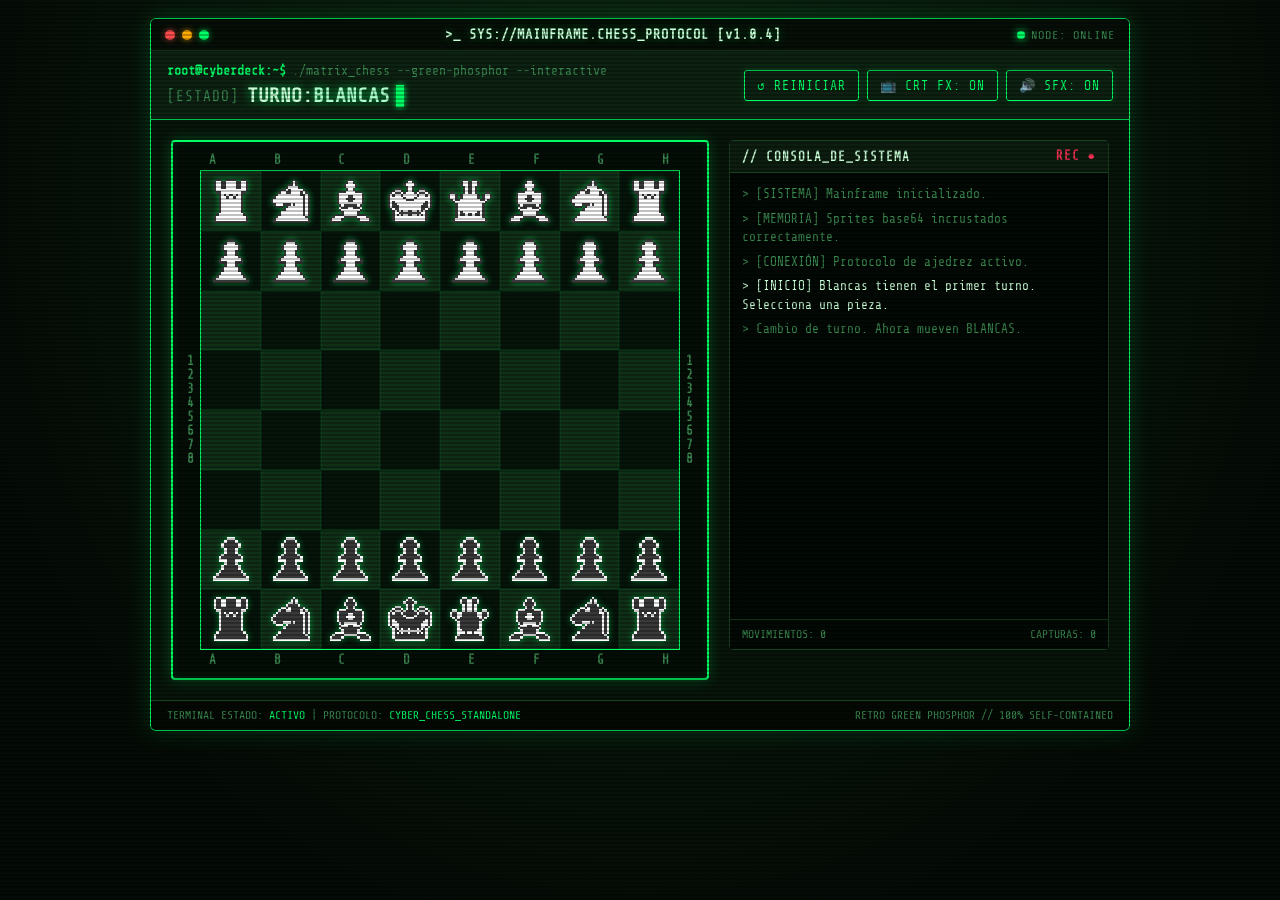
<file: programs/chess/index.html>
<!DOCTYPE html>
<html lang="es">
<head>
  <meta charset="UTF-8">
  <meta name="viewport" content="width=device-width, initial-scale=1.0">
  <title>CYBER_CHESS // TERMINAL_v1.0</title>
  
  <!-- Tipografía retro terminal con fallbacks del sistema -->
  <link rel="preconnect" href="https://fonts.googleapis.com">
  <link rel="preconnect" href="https://fonts.gstatic.com" crossorigin>
  <link href="https://fonts.googleapis.com/css2?family=Share+Tech+Mono&family=VT323&display=swap" rel="stylesheet">

  <style>
    :root {
      --bg-main: #050b06;
      --bg-panel: #08140a;
      --bg-panel-header: #0d1e10;
      --tile-light: #102f17;
      --tile-dark: #06140a;
      --border-dark: #16401f;
      --border-neon: #00ff66;
      --text-neon: #00ff66;
      --text-dim: #3b8a51;
      --text-bright: #caffd8;
      --accent-alert: #ff3355;
      --accent-warn: #ffbb00;
      --glow-neon: 0 0 10px rgba(0, 255, 102, 0.45);
      --font-mono: 'Share Tech Mono', 'VT323', 'Courier New', Courier, monospace;
    }

    * {
      box-sizing: border-box;
      margin: 0;
      padding: 0;
    }

    body {
      background-color: var(--bg-main);
      background-image: 
        radial-gradient(ellipse at 50% 20%, #0d2813 0%, var(--bg-main) 75%),
        linear-gradient(rgba(0, 255, 102, 0.03) 1px, transparent 1px),
        linear-gradient(90deg, rgba(0, 255, 102, 0.03) 1px, transparent 1px);
      background-size: 100% 100%, 30px 30px, 30px 30px;
      color: var(--text-neon);
      font-family: var(--font-mono);
      min-height: 100vh;
      display: flex;
      flex-direction: column;
      align-items: center;
      justify-content: flex-start;
      padding: 18px 12px;
      overflow-x: hidden;
      position: relative;
    }

    /* Efecto de líneas de escaneo CRT */
    .crt-overlay {
      position: fixed;
      top: 0;
      left: 0;
      width: 100vw;
      height: 100vh;
      pointer-events: none;
      z-index: 9999;
      background: linear-gradient(
        rgba(18, 16, 16, 0) 50%, 
        rgba(0, 0, 0, 0.38) 50%
      );
      background-size: 100% 4px;
      opacity: 0.65;
      transition: opacity 0.3s;
    }

    .crt-overlay.disabled {
      opacity: 0;
    }

    /* Contenedor principal de terminal */
    .terminal-container {
      width: 100%;
      max-width: 980px;
      background: var(--bg-panel);
      border: 1px solid var(--border-neon);
      box-shadow: 0 0 25px rgba(0, 255, 102, 0.18), inset 0 0 15px rgba(0, 255, 102, 0.05);
      border-radius: 6px;
      overflow: hidden;
      display: flex;
      flex-direction: column;
      position: relative;
    }

    /* Barra Superior del Header */
    header.terminal-header {
      background: var(--bg-panel-header);
      border-bottom: 1px solid var(--border-neon);
      padding: 0;
    }

    .top-bar {
      display: flex;
      align-items: center;
      justify-content: space-between;
      padding: 8px 14px;
      background: #060e07;
      border-bottom: 1px solid var(--border-dark);
      font-size: 0.85rem;
      letter-spacing: 1px;
    }

    .window-controls {
      display: flex;
      gap: 7px;
    }

    .ctrl-dot {
      width: 10px;
      height: 10px;
      border-radius: 50%;
      display: inline-block;
    }
    .ctrl-dot.red { background: #ff4d4d; box-shadow: 0 0 6px rgba(255, 77, 77, 0.7); }
    .ctrl-dot.yellow { background: #ffaa00; box-shadow: 0 0 6px rgba(255, 170, 0, 0.7); }
    .ctrl-dot.green { background: #00ff66; box-shadow: 0 0 6px rgba(0, 255, 102, 0.7); }

    .title-banner {
      color: var(--text-bright);
      font-weight: bold;
      text-shadow: var(--glow-neon);
      display: flex;
      align-items: center;
      gap: 8px;
    }

    .status-badge {
      display: flex;
      align-items: center;
      gap: 6px;
      font-size: 0.75rem;
      color: var(--text-dim);
    }

    .led-online {
      width: 8px;
      height: 8px;
      background: var(--text-neon);
      border-radius: 50%;
      box-shadow: 0 0 8px var(--text-neon);
      animation: blink-led 1.8s infinite ease-in-out;
    }

    @keyframes blink-led {
      0%, 100% { opacity: 1; transform: scale(1); }
      50% { opacity: 0.35; transform: scale(0.85); }
    }

    /* Sub-header con información de sesión y estado */
    .header-sub {
      padding: 12px 16px;
      display: flex;
      flex-wrap: wrap;
      align-items: center;
      justify-content: space-between;
      gap: 12px;
      background: rgba(0, 255, 102, 0.02);
    }

    .terminal-prompt {
      display: flex;
      flex-direction: column;
      gap: 4px;
    }

    .prompt-row {
      font-size: 0.82rem;
      color: var(--text-dim);
      display: flex;
      align-items: center;
      gap: 6px;
    }

    .prompt-user {
      color: var(--text-neon);
      font-weight: bold;
    }

    .turno-container {
      display: flex;
      align-items: center;
      gap: 8px;
      margin-top: 2px;
    }

    .turno-label {
      font-size: 0.9rem;
      color: var(--text-dim);
      text-transform: uppercase;
      letter-spacing: 1px;
    }

    #turno {
      font-size: 1.25rem;
      color: var(--text-bright);
      text-shadow: 0 0 10px rgba(0, 255, 102, 0.8);
      font-weight: bold;
      display: inline-flex;
      align-items: center;
    }

    .blink-cursor {
      display: inline-block;
      width: 8px;
      height: 1.1em;
      background: var(--text-neon);
      margin-left: 6px;
      vertical-align: middle;
      box-shadow: 0 0 6px var(--text-neon);
      animation: cursor-blink 0.9s infinite step-end;
    }

    @keyframes cursor-blink {
      0%, 100% { opacity: 1; }
      50% { opacity: 0; }
    }

    /* Botones de acción del header */
    .header-actions {
      display: flex;
      gap: 8px;
      align-items: center;
      flex-wrap: wrap;
    }

    .btn-cyber {
      background: transparent;
      color: var(--text-neon);
      border: 1px solid var(--border-neon);
      padding: 7px 12px;
      font-family: var(--font-mono);
      font-size: 0.82rem;
      cursor: pointer;
      text-transform: uppercase;
      letter-spacing: 1px;
      border-radius: 3px;
      box-shadow: 0 0 8px rgba(0, 255, 102, 0.15);
      transition: all 0.2s ease;
      display: inline-flex;
      align-items: center;
      gap: 6px;
    }

    .btn-cyber:hover {
      background: var(--text-neon);
      color: #030a04;
      box-shadow: 0 0 14px rgba(0, 255, 102, 0.7);
      font-weight: bold;
    }

    .btn-cyber:active {
      transform: translateY(1px);
    }

    /* Disposición del Tablero y la Consola */
    main.game-layout {
      display: flex;
      flex-direction: row;
      justify-content: center;
      align-items: flex-start;
      gap: 20px;
      padding: 20px 16px;
      width: 100%;
    }

    @media (max-width: 840px) {
      main.game-layout {
        flex-direction: column;
        align-items: center;
      }
    }

    /* Marco del tablero con coordenadas tácticas */
    .board-container {
      display: flex;
      flex-direction: column;
      align-items: center;
      background: #040d06;
      border: 2px solid var(--border-neon);
      box-shadow: 0 0 15px rgba(0, 255, 102, 0.25), inset 0 0 10px rgba(0, 255, 102, 0.1);
      padding: 8px;
      border-radius: 4px;
      user-select: none;
    }

    .coords-row {
      display: grid;
      grid-template-columns: repeat(8, 1fr);
      width: 100%;
      text-align: center;
      font-size: 0.78rem;
      color: var(--text-dim);
      font-weight: bold;
      padding: 3px 0;
      letter-spacing: 2px;
    }

    .board-middle {
      display: flex;
      flex-direction: row;
      align-items: center;
    }

    .coords-col {
      display: flex;
      flex-direction: column;
      justify-content: space-around;
      height: 100%;
      padding: 0 6px;
      font-size: 0.78rem;
      color: var(--text-dim);
      font-weight: bold;
    }

    /* Cuadrícula del Ajedrez */
    #tablero {
      display: grid;
      grid-template-columns: repeat(8, 1fr);
      grid-template-rows: repeat(8, 1fr);
      width: min(78vw, 480px);
      height: min(78vw, 480px);
      border: 1px solid var(--border-neon);
      background: #020703;
    }

    .casilla {
      display: flex;
      align-items: center;
      justify-content: center;
      position: relative;
      cursor: pointer;
      border: 1px solid rgba(0, 255, 102, 0.08);
      transition: background-color 0.15s ease;
      aspect-ratio: 1 / 1;
      width: 100%;
      height: 100%;
    }

    .casilla.claro {
      background-color: var(--tile-light);
    }

    .casilla.oscuro {
      background-color: var(--tile-dark);
    }

    .casilla:hover {
      background-color: #1a4923 !important;
    }

    .casilla.seleccionada {
      border: 2px solid var(--border-neon) !important;
      box-shadow: inset 0 0 14px rgba(0, 255, 102, 0.7), 0 0 10px var(--border-neon);
      background-color: #1b4e26 !important;
    }

    /* Indicador de casilla destino válida (Punto radar / mira táctica) */
    .casilla.opcion {
      cursor: crosshair;
    }

    .casilla.opcion::after {
      content: "";
      position: absolute;
      width: 16px;
      height: 16px;
      background-color: var(--border-neon);
      border-radius: 50%;
      box-shadow: 0 0 8px var(--border-neon), 0 0 16px var(--border-neon);
      opacity: 0.85;
      pointer-events: none;
      animation: pulse-target 1.2s infinite ease-in-out;
      z-index: 2;
    }

    /* Si en la casilla destino hay una pieza enemiga a capturar */
    .casilla.opcion:has(.pieza-sprite)::after {
      width: 78%;
      height: 78%;
      border-radius: 3px;
      background: transparent;
      border: 2px dashed var(--border-neon);
      box-shadow: 0 0 12px rgba(0, 255, 102, 0.7);
      animation: pulse-capture 1.5s infinite ease-in-out;
    }

    @keyframes pulse-target {
      0%, 100% { transform: scale(0.9); opacity: 0.7; }
      50% { transform: scale(1.3); opacity: 1; }
    }

    @keyframes pulse-capture {
      0%, 100% { transform: scale(0.95); opacity: 0.6; }
      50% { transform: scale(1.05); opacity: 1; }
    }

    /* Estilo de sprites de piezas */
    .pieza-sprite {
      width: 76%;
      height: 76%;
      object-fit: contain;
      image-rendering: pixelated;
      image-rendering: crisp-edges;
      pointer-events: none;
      user-select: none;
      filter: drop-shadow(0 0 3px rgba(0, 255, 102, 0.5));
      transition: transform 0.15s ease;
      z-index: 1;
    }

    .casilla:hover .pieza-sprite {
      transform: scale(1.08);
    }

    /* Consola de Actividad Hacker / Telemetría */
    .terminal-sidebar {
      flex: 1;
      min-width: 280px;
      max-width: 380px;
      background: #040e06;
      border: 1px solid var(--border-dark);
      border-radius: 4px;
      display: flex;
      flex-direction: column;
      box-shadow: inset 0 0 10px rgba(0, 0, 0, 0.5);
      height: min(78vw, 510px);
    }

    @media (max-width: 840px) {
      .terminal-sidebar {
        width: 100%;
        max-width: 480px;
        height: 240px;
      }
    }

    .sidebar-header {
      padding: 8px 12px;
      background: var(--bg-panel-header);
      border-bottom: 1px solid var(--border-dark);
      display: flex;
      justify-content: space-between;
      align-items: center;
      font-size: 0.78rem;
      letter-spacing: 1px;
    }

    .sidebar-title {
      color: var(--text-bright);
      font-weight: bold;
    }

    .rec-indicator {
      color: var(--accent-alert);
      animation: blink-rec 1.4s infinite;
      font-weight: bold;
    }

    @keyframes blink-rec {
      0%, 100% { opacity: 1; }
      50% { opacity: 0.2; }
    }

    .console-logs {
      flex: 1;
      padding: 12px;
      overflow-y: auto;
      font-size: 0.8rem;
      line-height: 1.45;
      display: flex;
      flex-direction: column;
      gap: 6px;
      background: rgba(0, 0, 0, 0.35);
    }

    .console-logs::-webkit-scrollbar {
      width: 6px;
    }
    .console-logs::-webkit-scrollbar-track {
      background: #040b05;
    }
    .console-logs::-webkit-scrollbar-thumb {
      background: var(--border-neon);
      border-radius: 2px;
    }

    .log-line {
      display: block;
      word-break: break-word;
    }

    .log-line.sys {
      color: var(--text-dim);
    }

    .log-line.move {
      color: var(--text-bright);
    }

    .log-line.capture {
      color: var(--accent-warn);
      font-weight: bold;
      text-shadow: 0 0 6px rgba(255, 170, 0, 0.5);
    }

    .log-line.win {
      color: #00ffff;
      font-weight: bold;
      text-shadow: 0 0 10px #00ffff;
      border: 1px dashed #00ffff;
      padding: 4px;
      background: rgba(0, 255, 255, 0.1);
      margin: 4px 0;
    }

    .sidebar-footer {
      padding: 8px 12px;
      background: #030904;
      border-top: 1px solid var(--border-dark);
      display: flex;
      justify-content: space-between;
      font-size: 0.72rem;
      color: var(--text-dim);
    }

    /* Pie de página de la terminal */
    footer.terminal-footer {
      background: #040904;
      border-top: 1px solid var(--border-dark);
      padding: 8px 16px;
      font-size: 0.72rem;
      color: var(--text-dim);
      display: flex;
      justify-content: space-between;
      align-items: center;
      flex-wrap: wrap;
      gap: 8px;
    }

    .sys-signature {
      color: var(--text-dim);
    }
    .sys-signature span {
      color: var(--text-neon);
    }
  </style>
</head>
<body>

  <!-- Superposición de líneas de escaneo CRT -->
  <div class="crt-overlay" id="crt-overlay"></div>

  <!-- Contenedor Principal Estilo Terminal -->
  <div class="terminal-container">
    
    <!-- Header Hacker Retro -->
    <header class="terminal-header">
      <div class="top-bar">
        <div class="window-controls">
          <span class="ctrl-dot red"></span>
          <span class="ctrl-dot yellow"></span>
          <span class="ctrl-dot green"></span>
        </div>
        <div class="title-banner">
          <span>&gt;_</span> SYS://MAINFRAME.CHESS_PROTOCOL [v1.0.4]
        </div>
        <div class="status-badge">
          <span class="led-online"></span> NODE: ONLINE
        </div>
      </div>

      <div class="header-sub">
        <div class="terminal-prompt">
          <div class="prompt-row">
            <span class="prompt-user">root@cyberdeck:~$</span>
            <span>./matrix_chess --green-phosphor --interactive</span>
          </div>
          <div class="turno-container">
            <span class="turno-label">[ESTADO]</span>
            <div id="turno">
              TURNO: <span id="turno-texto" style="color: #adffcd;">BLANCAS</span>
              <span class="blink-cursor"></span>
            </div>
          </div>
        </div>

        <div class="header-actions">
          <button class="btn-cyber" onclick="reiniciarPartida()" title="Reiniciar partida">
            ↺ REINICIAR
          </button>
          <button class="btn-cyber" id="btn-crt" onclick="toggleCRT()" title="Alternar efecto CRT">
            📺 CRT FX: ON
          </button>
          <button class="btn-cyber" id="btn-audio" onclick="toggleAudio()" title="Alternar efectos de sonido">
            🔊 SFX: ON
          </button>
        </div>
      </div>
    </header>

    <!-- Área de Juego -->
    <main class="game-layout">
      <!-- Marco del Tablero -->
      <div class="board-container">
        <!-- Coordenadas Superiores -->
        <div class="coords-row">
          <span>A</span><span>B</span><span>C</span><span>D</span><span>E</span><span>F</span><span>G</span><span>H</span>
        </div>
        
        <div class="board-middle">
          <!-- Coordenadas Izquierdas (1 a 8) -->
          <div class="coords-col">
            <span>1</span><span>2</span><span>3</span><span>4</span><span>5</span><span>6</span><span>7</span><span>8</span>
          </div>

          <!-- Cuadrícula 8x8 de casillas -->
          <section id="tablero"></section>

          <!-- Coordenadas Derechas (1 a 8) -->
          <div class="coords-col">
            <span>1</span><span>2</span><span>3</span><span>4</span><span>5</span><span>6</span><span>7</span><span>8</span>
          </div>
        </div>

        <!-- Coordenadas Inferiores -->
        <div class="coords-row">
          <span>A</span><span>B</span><span>C</span><span>D</span><span>E</span><span>F</span><span>G</span><span>H</span>
        </div>
      </div>

      <!-- Barra Lateral / Consola de Telemetría -->
      <aside class="terminal-sidebar">
        <div class="sidebar-header">
          <span class="sidebar-title">// CONSOLA_DE_SISTEMA</span>
          <span class="rec-indicator">REC ●</span>
        </div>
        
        <div class="console-logs" id="console-logs">
          <span class="log-line sys">&gt; [SISTEMA] Mainframe inicializado.</span>
          <span class="log-line sys">&gt; [MEMORIA] Sprites base64 incrustados correctamente.</span>
          <span class="log-line sys">&gt; [CONEXIÓN] Protocolo de ajedrez activo.</span>
          <span class="log-line move">&gt; [INICIO] Blancas tienen el primer turno. Selecciona una pieza.</span>
        </div>

        <div class="sidebar-footer">
          <span id="stat-movimientos">MOVIMIENTOS: 0</span>
          <span id="stat-capturas">CAPTURAS: 0</span>
        </div>
      </aside>
    </main>

    <!-- Footer -->
    <footer class="terminal-footer">
      <div class="sys-signature">
        TERMINAL ESTADO: <span>ACTIVO</span> | PROTOCOLO: <span>CYBER_CHESS_STANDALONE</span>
      </div>
      <div>RETRO GREEN PHOSPHOR // 100% SELF-CONTAINED</div>
    </footer>

  </div>

  <script>
    // ==========================================
    // SPRITES EMBEBIDOS EN BASE64 (100% AUTO-CONTENIDO)
    // ==========================================
    const SPRITES = {
    "P": "[data-uri]",
    "p": "[data-uri]",
    "T": "[data-uri]",
    "t": "[data-uri]",
    "C": "[data-uri]",
    "c": "[data-uri]",
    "A": "[data-uri]",
    "a": "[data-uri]",
    "Q": "[data-uri]",
    "q": "[data-uri]",
    "K": "[data-uri]",
    "k": "[data-uri]"
};

    // Nombres descriptivos para la telemetría del sistema
    const NOMBRES_PIEZAS = {
      'P': 'Peón Blanco', 'p': 'Peón Negro',
      'T': 'Torre Blanca', 't': 'Torre Negra',
      'C': 'Caballo Blanco', 'c': 'Caballo Negro',
      'A': 'Alfil Blanco', 'a': 'Alfil Negro',
      'Q': 'Reina Blanca', 'q': 'Reina Negra',
      'K': 'Rey Blanco', 'k': 'Rey Negro'
    };

    const COLUMNAS_LETRAS = ['A', 'B', 'C', 'D', 'E', 'F', 'G', 'H'];

    // ==========================================
    // EFECTOS DE AUDIO RETRO SINTETIZADO (Web Audio API)
    // ==========================================
    let audioHabilitado = true;
    let audioCtx = null;

    function playBeep(freq = 440, type = 'square', duration = 0.07, gainLevel = 0.05) {
      if (!audioHabilitado) return;
      try {
        const AudioContextClass = window.AudioContext || window.webkitAudioContext;
        if (!audioCtx) audioCtx = new AudioContextClass();
        if (audioCtx.state === 'suspended') audioCtx.resume();

        const osc = audioCtx.createOscillator();
        const gain = audioCtx.createGain();
        osc.type = type;
        osc.frequency.setValueAtTime(freq, audioCtx.currentTime);
        gain.gain.setValueAtTime(gainLevel, audioCtx.currentTime);
        gain.gain.exponentialRampToValueAtTime(0.0001, audioCtx.currentTime + duration);

        osc.connect(gain);
        gain.connect(audioCtx.destination);
        osc.start();
        osc.stop(audioCtx.currentTime + duration);
      } catch (e) {}
    }

    function toggleAudio() {
      audioHabilitado = !audioHabilitado;
      document.getElementById('btn-audio').innerText = audioHabilitado ? '🔊 SFX: ON' : '🔈 SFX: OFF';
      agregarLog(`Sonido del sistema: ${audioHabilitado ? 'ACTIVADO' : 'SILENCIADO'}`);
    }

    function toggleCRT() {
      const overlay = document.getElementById('crt-overlay');
      overlay.classList.toggle('disabled');
      const activo = !overlay.classList.contains('disabled');
      document.getElementById('btn-crt').innerText = activo ? '📺 CRT FX: ON' : '📺 CRT FX: OFF';
    }

    // ==========================================
    // CLASES DE PIEZAS (LÓGICA DEL JUEGO)
    // ==========================================
    class Pieza {
      constructor(blanco, fila, columna){
        this.blanco = blanco;
        this.fila = fila;
        this.columna  = columna;
      }

      movimientos(){ 
        return [];
      }
    }

    class Peon extends Pieza {
      constructor(blanco, fila, columna){
        super(blanco, fila, columna);
        this.pieza = this.blanco === true ? "P" : "p";
      }
      movimientos(tablero){
        let dir = this.blanco === true ? +1 : -1;
        let opciones = [];

        if (dentroDelTablero(this.fila + dir, this.columna) && tablero[this.fila+dir][this.columna] === null){
          opciones.push([this.fila+dir, this.columna]);

          let filaInicial = this.blanco === true ? 1 : 6;
          
          if (this.fila === filaInicial && tablero[this.fila+2*dir][this.columna] === null) {
            opciones.push([this.fila + 2*dir, this.columna]);
          }
        }
        // Diagonales (captura): 
        if (dentroDelTablero(this.fila + dir, this.columna - 1) && tablero[this.fila+dir][this.columna - 1] !== null){
          let pieza = tablero[this.fila+dir][this.columna - 1];
          if (pieza.blanco !== this.blanco){
            opciones.push([this.fila+dir, this.columna-1]);
          }
        }
        if (dentroDelTablero(this.fila + dir, this.columna + 1) && tablero[this.fila+dir][this.columna + 1] !== null){
          let pieza = tablero[this.fila+dir][this.columna + 1];
          if (pieza.blanco !== this.blanco){
            opciones.push([this.fila+dir, this.columna+1]);
          }
        }
        return opciones;
      }
    }

    class Torre extends Pieza {
      constructor(blanco, fila, columna){
        super(blanco, fila, columna);
        this.pieza = this.blanco === true ? "T" : "t"; 
      }
      movimientos(tablero) {
        return [
           ...rayos(tablero, this, -1, 0),
           ...rayos(tablero, this, +1, 0),
           ...rayos(tablero, this, 0, -1),
           ...rayos(tablero, this, 0, +1),
        ];
      }
    }

    class Caballo extends Pieza {
      constructor(blanco, fila, columna){
        super(blanco, fila, columna);
        this.pieza = this.blanco === true ? "C" : "c";
      }
      movimientos(tablero){
        return [
          ...paso(tablero, this, ([+2,+1])),
          ...paso(tablero, this, ([+2,-1])),
          ...paso(tablero, this, ([-2,-1])),
          ...paso(tablero, this, ([-2,+1])),
          ...paso(tablero, this, ([-1,+2])),
          ...paso(tablero, this, ([+1,+2])),
          ...paso(tablero, this, ([-1,-2])),
          ...paso(tablero, this, ([+1,-2]))
        ];
      }
    }

    class Alfil extends Pieza {
      constructor(blanco, fila, columna){
        super(blanco, fila, columna);
        this.pieza = this.blanco === true ? "A" : "a";
      }
      movimientos(tablero) {
        return [
           ...rayos(tablero, this, -1, -1),
           ...rayos(tablero, this, +1, +1),
           ...rayos(tablero, this, +1, -1),
           ...rayos(tablero, this, -1, +1),
        ];
      }
    }

    class Rey extends Pieza {
      constructor(blanco, fila, columna){
        super(blanco, fila, columna);
        this.pieza = this.blanco === true ? "K" : "k";
      }
      movimientos(tablero) {
        return [
          ...paso(tablero, this, ([-1,-1])),
          ...paso(tablero, this, ([0 ,-1])),
          ...paso(tablero, this, ([+1,-1])),
          ...paso(tablero, this, ([+1,0])),
          ...paso(tablero, this, ([+1,+1])),
          ...paso(tablero, this, ([0,+1])),
          ...paso(tablero, this, ([-1,+1])),
          ...paso(tablero, this, ([-1,0]))
        ];
      }
    }

    class Reyna extends Pieza {
      constructor(blanco, fila, columna){
        super(blanco, fila, columna);
        this.pieza = this.blanco === true ? "Q" : "q";
      }
      movimientos(tablero) {
        return [
          ...rayos(tablero, this, -1, 0),
          ...rayos(tablero, this, +1, 0),
          ...rayos(tablero, this, 0, -1),
          ...rayos(tablero, this, 0, +1),
          ...rayos(tablero, this, -1, -1),
          ...rayos(tablero, this, +1, +1),
          ...rayos(tablero, this, +1, -1),
          ...rayos(tablero, this, -1, +1),
        ];
      }
    }

    // ==========================================
    // ESTADO Y GLOBALES DEL JUEGO
    // ==========================================
    function crearTableroInicial() {
      return [
        [new Torre(true, 0, 0), new Caballo(true, 0,1), new Alfil(true, 0, 2), 
         new Rey(true, 0, 3), new Reyna(true, 0,4), 
         new Alfil(true, 0,5), new Caballo(true, 0,6), new Torre(true, 0,7)],
        [new Peon(true, 1, 0), new Peon(true, 1,1), new Peon(true, 1, 2), new Peon(true, 1,3),
         new Peon(true, 1, 4), new Peon(true, 1,5), new Peon(true, 1,6), new Peon(true, 1,7)],
        [null, null, null, null, null, null, null, null],
        [null, null, null, null, null, null, null, null],
        [null, null, null, null, null, null, null, null],
        [null, null, null, null, null, null, null, null],
        [new Peon(false, 6, 0), new Peon(false, 6,1), new Peon(false, 6, 2), new Peon(false, 6,3),
         new Peon(false, 6, 4), new Peon(false, 6,5), new Peon(false, 6,6), new Peon(false, 6,7)],
        [new Torre(false, 7, 0), new Caballo(false, 7,1), new Alfil(false, 7, 2), 
         new Rey(false, 7, 3), new Reyna(false, 7,4), 
         new Alfil(false, 7,5), new Caballo(false, 7,6), new Torre(false, 7,7)],
      ];
    }

    let tablero = crearTableroInicial();
    let turnoBlancas = true;
    let piezaSeleccionada = null;
    let juegoTerminado = false;
    let totalMovimientos = 0;
    let totalCapturas = 0;

    // Elementos DOM
    const tableroGrid = document.getElementById("tablero");
    const turnoTexto = document.getElementById("turno-texto");
    const logsContainer = document.getElementById("console-logs");
    const statMovimientos = document.getElementById("stat-movimientos");
    const statCapturas = document.getElementById("stat-capturas");

    // ==========================================
    // TELEMETRÍA Y LOGS
    // ==========================================
    function agregarLog(mensaje, tipo = 'sys') {
      const p = document.createElement('span');
      p.className = `log-line ${tipo}`;
      p.textContent = `> ${mensaje}`;
      logsContainer.appendChild(p);
      logsContainer.scrollTop = logsContainer.scrollHeight;
    }

    // ==========================================
    // RENDERIZADO DEL TABLERO
    // ==========================================
    function renderizarCasilla(div, pieza) {
      div.innerHTML = '';
      if (pieza && SPRITES[pieza.pieza]) {
        const img = document.createElement('img');
        img.src = SPRITES[pieza.pieza];
        img.alt = pieza.pieza;
        img.className = 'pieza-sprite';
        img.draggable = false;
        div.appendChild(img);
      }
    }

    function inicializarTableroDOM() {
      tableroGrid.innerHTML = '';
      for (let filaIndex = 0; filaIndex < tablero.length; filaIndex++) {
        for (let colIndex = 0; colIndex < tablero[filaIndex].length; colIndex++){
          let casilla = tablero[filaIndex][colIndex];
          let div = document.createElement("div");
          div.className = "casilla";
          div.dataset.fila = filaIndex;
          div.dataset.col = colIndex;
          div.onclick = clickCasilla;

          if ((filaIndex + colIndex) % 2 === 0){
            div.classList.add("claro");
          } else {
            div.classList.add("oscuro");
          }

          renderizarCasilla(div, casilla);
          tableroGrid.appendChild(div);
        }
      }
    }

    function actualizarCasilla(fila, col) {
      const div = document.querySelector(`.casilla[data-fila='${fila}'][data-col='${col}']`);
      if (div) {
        renderizarCasilla(div, tablero[fila][col]);
      }
    }

    function limpiarSelecciones() {
      document.querySelectorAll(".opcion").forEach(el => el.classList.remove("opcion"));
      document.querySelectorAll(".seleccionada").forEach(el => el.classList.remove("seleccionada"));
    }

    // ==========================================
    // EVENTO PRINCIPAL DE CLICK
    // ==========================================
    function clickCasilla(event){
      if (juegoTerminado) {
        agregarLog("Partida concluida. Presiona 'REINICIAR' para comenzar de nuevo.", 'sys');
        playBeep(220, 'sawtooth', 0.1);
        return;
      }

      const casillaElem = event.currentTarget || event.target.closest(".casilla");
      if (!casillaElem) return;

      let fila = parseInt(casillaElem.dataset.fila);
      let col = parseInt(casillaElem.dataset.col);
      let pieza = tablero[fila][col];

      if (piezaSeleccionada === null) { 
        if (pieza === null) return;
        if (turnoBlancas !== pieza.blanco) {
          playBeep(180, 'sawtooth', 0.08);
          agregarLog(`No es tu turno. Esperando movimiento de: ${turnoBlancas ? 'BLANCAS' : 'NEGRAS'}`, 'sys');
          return;
        }

        piezaSeleccionada = pieza;
        casillaElem.classList.add("seleccionada");
        let opciones = pieza.movimientos(tablero);
        marcarOpciones(opciones);
        playBeep(520, 'sine', 0.05);
      }
      else {
        const opciones = piezaSeleccionada.movimientos(tablero);
        const esDestinoValido = opciones.some(([f,c]) => f === fila && c === col);
        
        if (
          (!esDestinoValido) || 
          (piezaSeleccionada === pieza) || 
          (pieza !== null && pieza.blanco === piezaSeleccionada.blanco)
        ) {
          limpiarSelecciones();
          piezaSeleccionada = null;
          playBeep(260, 'sine', 0.04);
          return;
        }

        // Ejecutar movimiento
        mover([piezaSeleccionada.fila, piezaSeleccionada.columna], [fila, col]);
        limpiarSelecciones();
        piezaSeleccionada = null;

        if (!juegoTerminado) {
          turnoBlancas = !turnoBlancas;
          dar_turno();
        }
      }
    }

    function mover([o_fila, o_col], [d_fila, d_col]){
      let pieza = tablero[o_fila][o_col];
      let piezaPerdida = tablero[d_fila][d_col];

      const posOrigen = `${COLUMNAS_LETRAS[o_col]}${o_fila + 1}`;
      const posDestino = `${COLUMNAS_LETRAS[d_col]}${d_fila + 1}`;
      const nombrePieza = NOMBRES_PIEZAS[pieza.pieza] || pieza.pieza;

      pieza.fila = d_fila;
      pieza.columna = d_col;
      tablero[o_fila][o_col] = null;
      tablero[d_fila][d_col] = pieza;

      actualizarCasilla(o_fila, o_col);
      actualizarCasilla(d_fila, d_col);

      totalMovimientos++;
      statMovimientos.textContent = `MOVIMIENTOS: ${totalMovimientos}`;

      if (piezaPerdida) {
        totalCapturas++;
        statCapturas.textContent = `CAPTURAS: ${totalCapturas}`;
        const nombreEliminada = NOMBRES_PIEZAS[piezaPerdida.pieza] || piezaPerdida.pieza;
        agregarLog(`[CAPTURA] ${nombrePieza} en ${posDestino} eliminó a ${nombreEliminada}!`, 'capture');
        playBeep(880, 'square', 0.12, 0.08);
      } else {
        agregarLog(`[MOV] ${nombrePieza} de [${posOrigen}] a [${posDestino}].`, 'move');
        playBeep(440, 'triangle', 0.06);
      }

      if (piezaPerdida instanceof Rey) {
        juegoTerminado = true;
        const ganador = pieza.blanco ? "BLANCAS" : "NEGRAS";
        turnoTexto.innerHTML = `<span style="color:#ff3355;">! JAQUE MATE: GANAN ${ganador} !</span>`;
        agregarLog(`>>> PROTOCOLO FINALIZADO: VICTORIA PARA ${ganador} <<<`, 'win');
        
        // Melodía de victoria retro
        setTimeout(() => playBeep(523, 'square', 0.1), 0);
        setTimeout(() => playBeep(659, 'square', 0.1), 120);
        setTimeout(() => playBeep(784, 'square', 0.15), 240);
        setTimeout(() => playBeep(1046, 'square', 0.3), 380);
      }
    }

    function marcarOpciones(opciones) {
      for (let [fila, col] of opciones) {
        let div = document.querySelector(`.casilla[data-fila='${fila}'][data-col='${col}']`);
        if (div) {
          div.classList.add("opcion");
        }
      }
    }

    function dar_turno(){
      const jugador = turnoBlancas ? "BLANCAS" : "NEGRAS";
      const color = turnoBlancas ? "#adffcd" : "#ffaa66";
      turnoTexto.innerHTML = `<span style="color: ${color};">${jugador}</span>`;
      agregarLog(`Cambio de turno. Ahora mueven ${jugador}.`, 'sys');
    }

    function reiniciarPartida() {
      tablero = crearTableroInicial();
      turnoBlancas = true;
      piezaSeleccionada = null;
      juegoTerminado = false;
      totalMovimientos = 0;
      totalCapturas = 0;
      statMovimientos.textContent = 'MOVIMIENTOS: 0';
      statCapturas.textContent = 'CAPTURAS: 0';
      limpiarSelecciones();
      inicializarTableroDOM();
      dar_turno();
      agregarLog("Reinicio del sistema completado. Tablero restaurado.", 'sys');
      playBeep(330, 'square', 0.08);
    }

    // ==========================================
    // REGLAS Y TRAYECTORIAS
    // ==========================================
    function dentroDelTablero(fila, col) {
      return fila >= 0 && fila < 8 && col >= 0 && col < 8;
    }

    function rayos(tablero, pieza, dFila, dCol){
      const opciones = [];
      let f = pieza.fila + dFila;
      let c = pieza.columna + dCol;
      
      while (dentroDelTablero(f, c)) {
        const fila = tablero[f];
        if (!fila) break;
        const celda = fila[c];
        if (celda === null){
          opciones.push([f, c]);
        }
        else {
          if (pieza.blanco !== celda.blanco){
            opciones.push([f, c]);
          }
          break;
        }
        f += dFila;
        c += dCol;
      }
      return opciones;
    }

    function paso(tablero, pieza, [x, y], limite){
      let opciones = [];
      let contador = 0;
      while (true) {
        let nuevaFila = pieza.fila + x;
        let nuevaCol = pieza.columna + y; 
        if (
          dentroDelTablero(nuevaFila, nuevaCol) && 
          (tablero[nuevaFila][nuevaCol] === null || tablero[nuevaFila][nuevaCol].blanco !== pieza.blanco)
        ){
          opciones.push([nuevaFila, nuevaCol]);
        }
        if (limite === undefined || contador === limite) return opciones;
        contador += 1;
      }
    }

    // Inicialización al cargar la página
    inicializarTableroDOM();
    dar_turno();
  </script>
</body>
</html>
</file>
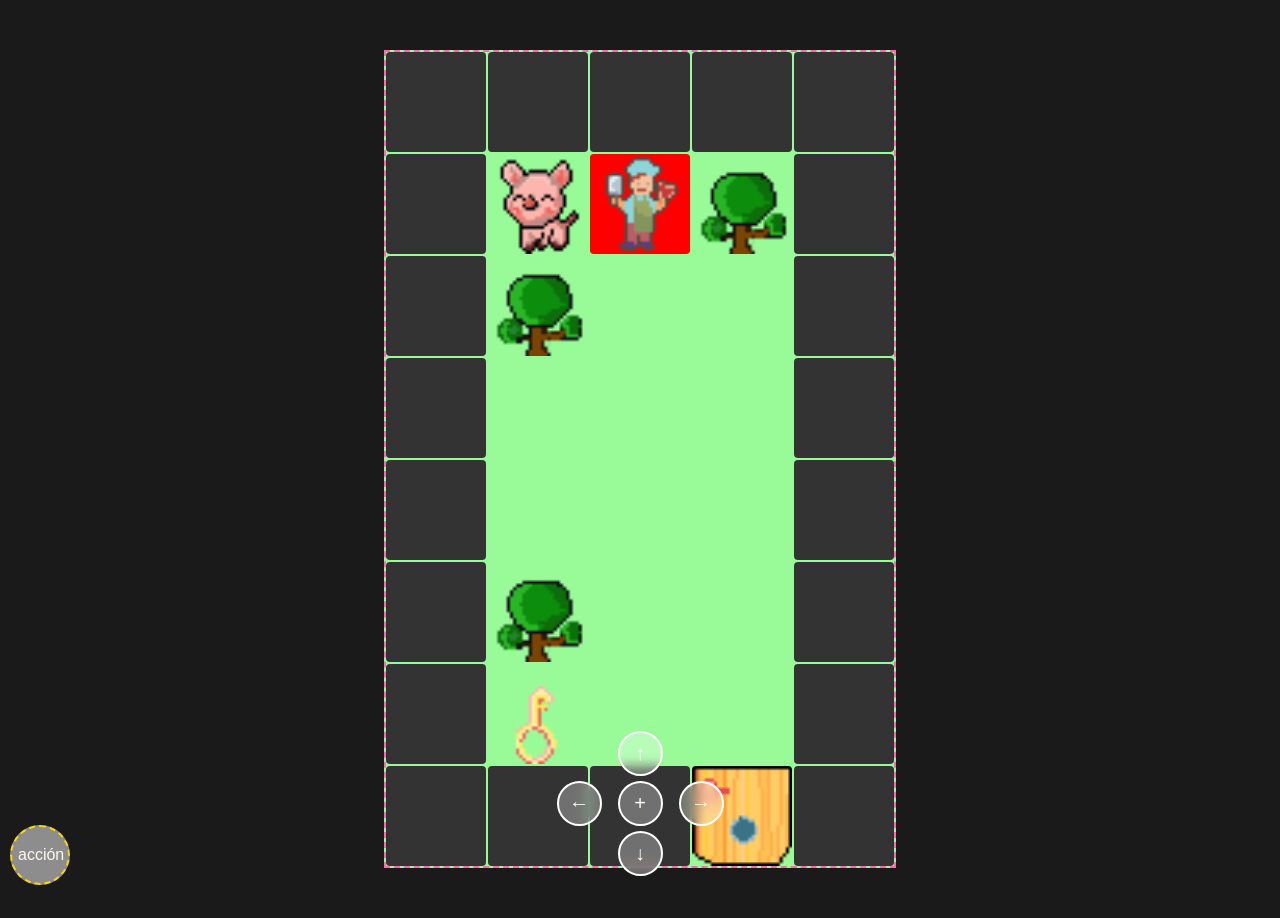
<file: programs/JSGAME/index.html>
<!DOCTYPE html>
<html lang="es">

<head>
  <meta charset="UTF-8" />
  <meta name="viewport" content="width=device-width, initial-scale=1.0" />
  <title> Little Game Trivia </title>
  <style>
    *,
    *::before,
    *::after {
      box-sizing: border-box;
    }

    body {
      display: flex;
      justify-content: center;
      align-items: center;
      min-height: 100vh;
      background-color: #1a1a1a;
      margin: 0;
      padding: 50px;
    }

    #tablero {
      display: grid;
      gap: 2px;
      border: 2px dashed hotpink;
      background-color: palegreen;
    }


    :root {
      --tile-size: 40px;
    }

    .tile {
      width: var(--tile-size);
      height: var(--tile-size);
      border-radius: 4px;
      background-color: palegreen;
    }


    .muro {
      background-color: #333;
    }

    .enemigo {
      background-color: red;
    }

    .entrada {
      background-image: url("[data-uri]");
      background-size: cover;
    }

    .arbol {
      background-image: url("[data-uri]");
      background-size: cover;
    }

    .jugador {
      background-image: url("[data-uri]");
      background-size: cover;
    }

    .tesoro {
      background-image: url("[data-uri] KbSkNC9vACSrjBaQCtE0Y9yP/It4tt4eiGoQL0Qr4iykWohrrNRF/qfVdZGLa6z0jePmTdgt/zPV h7jQ2YGH1+j/z4EkzS4TQRdrXWmla1T314SnLvx2wm/Fmup7LyR1kUuyyg4LKIBfTE8H1MU2Il+l F+JHsoYc4BPxvrNp7l9mlwAAAABJRU5ErkJggg==");
      background-size: cover;
    }

    .cerrado {
      background-image: url("[data-uri]");
      background-size: cover;
    }

    .vacio {
      background-color: palegreen;
    }

    .ui {
      position: absolute;
      top: 0;
      left: 0;
      width: 100%;
      height: 100%;
      display: flex;
      flex-direction: column;
      justify-content: flex-end;
      align-items: center;
      pointer-events: none;
      padding-bottom: 1.5rem;
    }

    .ui button {
      pointer-events: auto;
    }

    .fila-horizontal {
      display: flex;
      gap: 1rem;
      margin: 0.3rem 0;
    }

    .fila-horizontal.izquierda {
      position: absolute;
      left: 10px;
      bottom: 10px;
    }

    .boton {
      background-color: rgba(255, 255, 255, 0.3);
      border: 2px solid white;
      border-radius: 50%;
      width: 45px;
      height: 45px;
      font-size: 20px;
      color: floralwhite;
      backdrop-filter: blur(6px);
      cursor: pointer;
      transition: transform 0.1s ease;
    }

    .boton.interactuar {
      margin-top: 0.5rem;
      background-color: rgba(255, 255, 255, 0.5);
      border: 2px dashed gold;
      width: 60px;
      height: 60px;
      font-size: 16px;
    }

    .boton:active {
      transform: scale(0.9);
    }

    .personaje {
      background-image: url("[data-uri]");
      background-size: cover;
      border: 2px solid palevioletred;
      font-weight: bold;
    }

    .question {
      background-image: url("[data-uri]");
      background-size: cover;
      border: 2px solid palevioletred;
      font-weight: bold;
    }
  </style>
</head>

<body>


  <div id="tablero" class="tablero"></div>

  <div class="ui">
    <button class="boton arriba">↑</button>
    <div class="fila-horizontal">
      <button class="boton izquierda">←</button>
      <button class="boton centro" disabled> + </button>
      <button class="boton derecha">→</button>
    </div>
    <button class="boton abajo">↓</button>
    <div class="fila-horizontal izquierda">
      <button class="boton interactuar"> acción </button>
    </div>
  </div>

  <script>
    //Trampas SKIN:
    const IMG_ENEMIGO_ROJO = "[data-uri]";


    // ===============================
    // === SECCIÓN: MAPAS DEL JUEGO ===
    // ===============================
    const MAPAS = {
      nivel_uno: [
        ['m', 'm', 'm', 'm', 'm'],
        ['m', 'j', 'e', 'a', 'm'],
        ['m', 'a', 'o', 'o', 'm'],
        ['m', 'o', 'o', 'o', 'm'],
        ['m', 'o', 'o', 'o', 'm'],
        ['m', 'a', 'o', 'o', 'm'],
        ['m', 't', 'o', 'o', 'm'],
        ['m', 'm', 'm', 'c', 'm']
      ],
      nivel_dos: [
        ['m', 'm', 'm', 'm', 'm', 'm', 'm', 'm'],
        ['m', 'p', 'e', 'o', 'o', 'a', 'p', 'm'],
        ['m', 'e', 'e', 'o', 'a', 'a', 'a', 'm'],
        ['m', 'o', 'o', 'o', 'o', 'o', 'a', 'm'],
        ['m', 'o', 'o', 'o', 'o', 'o', 'o', 'm'],
        ['m', 'o', 'o', 'o', 'o', 'o', 'q', 'm'],
        ['m', 'o', 'o', 'o', 'a', 'o', 'o', 'm'],
        ['m', 'p', 'o', 'a', 'a', 'o', 'o', 'm'],
        ['m', 'o', 'a', 'a', 'o', 'o', 'o', 'm'],
        ['m', 'o', 'o', 'o', 'o', 'o', 'o', 'm'],
        ['m', 'j', 'o', 'o', 'a', 'p', 'o', 'm'],
        ['m', 'm', 'm', 'm', 'c', 'm', 'm', 'm']
      ]
    };


    /*
                TRAMPAS:
    */
    const TRAMPAS = {
      "1,2": {tipo: "parpadeante", estado: "verde", tick: 0},
      "2,2": {tipo: "parpadeante", estado: "verde", tick: 0},
      "2,1": {tipo: "parpadeante", estado: "rojo", tick: 0}
    };
    /*
                  DIALOGOS:
    */
    const DIALOGOS = {
      "1,1": "Hi, What does the mute say? =Hola! ¿Qué dice la muda? \n7u7r)",
      "10,1": "Can you imagine the life as a garden... life as... \n (¿Y si la vida fuera un jardin... y si...)",
      "5,10": "Doors only open with their key \n (Las puertas se abren, con llave jejeje)",
      "1,7": "I Hope the sun embrace you and the moon follow your life... (Espero y el sol te abrace siempre y la lune siga reflejando tus pasos en la noche...)\nTe gusta el pan? xD"
    };
    // =====================================
    // === HERRAMIENTAS GENERALES DEL JUEGO ===
    // =====================================
    const HerramientasDeJuego = {

      cargarNivel(nombre) {
        this.nivelEnCurso = nombre;
        this.nivelActual = JSON.parse(JSON.stringify(MAPAS[nombre]));
        this.dibujarmapa(this.nivelActual);
      },


      // dibuja y escala el mapa
      dibujarmapa(nivel) {
        const filas = nivel.length;
        const columnas = nivel[0].length;
        const tablero = document.getElementById("tablero");

        // calcular --tile-size
        const W = window.innerWidth - 100;
        const H = window.innerHeight - 100;
        const tamaño = Math.floor(Math.min(W / columnas, H / filas));
        document.documentElement.style.setProperty('--tile-size', tamaño + 'px');

        tablero.innerHTML = "";
        tablero.style.gridTemplateColumns = `repeat(${columnas}, 1fr)`;
        tablero.style.gridTemplateRows = `repeat(${filas}, 1fr)`;

        for (let y = 0; y < nivel.length; y++) {
          for (let x = 0; x < nivel[y].length; x++) {
            const celda = nivel[y][x];
            const div = document.createElement("div");
            div.className = "tile " + this.obtenerClaseDesdeSimbolo(celda);

            if (celda === 'e') {
              const clave = `${x},${y}`;
              const data = TRAMPAS[clave];
              if (data?.tipo === 'parpadeante') {
                if (data.estado === 'verde') {
                  div.style.backgroundImage = ''; // sin imagen
                  div.style.backgroundColor = 'palegreen';
                } else {
                  div.style.backgroundImage = `url(${IMG_ENEMIGO_ROJO})`;
                  div.style.backgroundColor = ''; // fondo limpio para que solo se vea la imagen
                }
                div.style.backgroundSize = "cover";
              }
            }


            tablero.appendChild(div);
          }
        }

      },

      obtenerClaseDesdeSimbolo(simbolo) {
        const clases = {
          m: 'muro', e: 'enemigo', n: 'entrada',
          a: 'arbol', j: 'jugador', t: 'tesoro',
          c: 'cerrado', o: 'vacio', p: 'personaje', q: 'question'
        };
        return clases[simbolo] || 'vacio';
      },

      // ================================
      // === SECCIÓN: LÓGICA DE MOVIMIENTO ===
      // ================================
      nivelActual: [],
      nivelEnCurso: "nivel_uno",

      encontrarJugador() {
        for (let y = 0; y < this.nivelActual.length; y++) {
          for (let x = 0; x < this.nivelActual[y].length; x++) {
            if (this.nivelActual[y][x] === 'j') return {x, y};
          }
        }
        return null;
      },

      moverJugador(dx, dy) {
        const pos = this.encontrarJugador();
        if (!pos) return;
        const nx = pos.x + dx, ny = pos.y + dy;
        if (ny < 0 || ny >= this.nivelActual.length ||
          nx < 0 || nx >= this.nivelActual[0].length) return;
        const tipo = this.nivelActual[ny][nx];

        const clave = `${nx},${ny}`;
        if (tipo === 'e' && TRAMPAS[clave]?.estado === 'rojo') {
          alert("ouh no, the butcher caught you = ¡Ay no! Pisaste una trampa en rojo 😖");
          // Puedes perder una trufa, reiniciar, etc.
          if (this.inventario.trufas > 0) {
            this.inventario.trufas--;
            alert(` you lose an apple, apples: = Perdiste una trufa 💔 Trufas restantes: ${this.inventario.trufas}`);
          }
          return;
        }


        if (['o', 't', 'n', 'e'].includes(tipo)) {
          if (tipo === 't') {
            this.inventario.llaves++;
            alert("You found a key! = tienes una llave :3")
            //reproducirSonido('llaves');
          }

          if (tipo === 'n') {
            if (this.nivelEnCurso === "nivel_uno") {
              alert("Level one complete! =¡Nivel 1 completado! Prepárate para lo que sigue...");
              reproducirSonido('izquierda');
              this.cargarNivel("nivel_dos");
              return;
            } else {
              alert("congratulations you've won the game! (YEI llegaste al fin)");
              //reproducirSonido('negra');
            }
          }
          this.nivelActual[pos.y][pos.x] = 'o';
          this.nivelActual[ny][nx] = 'j';
          this.dibujarmapa(this.nivelActual);
        }
      },

      interactuarEnDireccion(dx, dy) {
        const pos = this.encontrarJugador();
        if (!pos) return;

        const nx = pos.x + dx;
        const ny = pos.y + dy;

        if (ny < 0 || ny >= this.nivelActual.length || nx < 0 || nx >= this.nivelActual[0].length) return;

        const celda = this.nivelActual[ny][nx];

        if (!['a', 'c', 'p', 'q'].includes(celda)) {
          alert("No hay interaccion aqui \nPrueba otro lugar");
          return;
        }
        if (celda === 'a') {
          this.nivelActual[ny][nx] = 'o';
          this.inventario.trufas++;
          alert(`you've found an apple (¡Encontraste una trufa! 🍄\nTrufas totales:) ${this.inventario.trufas}`);
          this.dibujarmapa(this.nivelActual);
          reproducirSonido('derecha');
        }

        else if (celda === 'c') {
          if (this.inventario.llaves > 0) {
            this.inventario.llaves--;
            this.nivelActual[ny][nx] = 'n';
            alert("the door is open (La puerta se ha abierto.)");
            reproducirSonido('derecha');
            this.dibujarmapa(this.nivelActual);
          } else {
            alert("you need a key (Alto ahi, necesitas una llave primero)");
          }
        }

        else if (celda === 'p') {
          const clave = `${nx},${ny}`;
          const mensaje = DIALOGOS[clave] || "I'm an error jejeje... Hola :3\nNo se que decir... jaja lit";
          alert(` :) ${mensaje}`);
        }

        else if (celda === 'q') {
          const clave = ["vida", "bida", "La vida", "la bida", "lavida", "life"];
          let respuesta = prompt("¿Quién es la muda?\n Who or what is the mute?");
          if (!clave.includes(respuesta)) return;
          this.nivelActual[ny][nx] = 't';
          alert("Felicidades! Has ganado, Congrats! you've won");
          this.dibujarmapa(this.nivelActual)
        }
      },






      //JUGADOR:

      inventario: {
        trufas: 0,
        llaves: 0,
      }
    };

    // MOTOR: MUSICA:

    function reproducirSonido(nombre) {
      const sonidos = {
        derecha: "[data-uri]",
        izquierda: "[data-uri]"
        /*trampa: "[data-uri]
iCmmmHIKMsiA0JBVAAAgAIAAAAAAR5EUSbEUy7EczdEkT/ IsURM10TNFU1RNVVVVVXVdV3Zl13Z1
      13Z9WZiFW7h9WbiFW9iFXfeFYRiGYRiGYRiGYfh93 / d93 / d9IDRkFQAgAQCgIzmW4ymiIhqi4jmi
      A4SGrAIAZAAABAAgCZIiKZKjSaZmaq5pm7Zoq7Zty7Isy7IMhIasAgAAAQAEAAAAAACgaZqmaZqm
      aZqmaZqmaZqmaZqmaZpmWZZlWZZlWZZlWZZlWZZlWZZlWZZlWZZlWZZlWZZlWZZlWZZlWUBoyCoA
      QAIAQMdxHMdxJEVSJMdyLAcIDVkFAMgAAAgAQFIsxXI0R3M0x3M8x3M8R3REyZRMzfRMDwgNWQUA
      AAIACAAAAAAAQDEcxXEcydEkT1It03I1V3M913NN13VdV1VVVVVVVVVVVVVVVVVVVVVVVVVVVVVV
      VVVVVVVVVVVVVVWB0JBVAAAEAAAhnWaWaoAIM5BhIDRkFQCAAAAAGKEIQwwIDVkFAAAEAACIoeQg
      mtCa8805DprloKkUm9PBiVSbJ7mpmJtzzjnnnGzOGeOcc84pypnFoJnQmnPOSQyapaCZ0JpzznkS
      mwetqdKac84Z55wOxhlhnHPOadKaB6nZWJtzzlnQmuaouRSbc86JlJsntblUm3POOeecc84555xz
      zqlenM7BOeGcc86J2ptruQldnHPO + WSc7s0J4ZxzzjnnnHPOOeecc84JQkNWAQBAAAAEYdgYxp2C
      IH2OBmIUIaYhkx50jw6ToDHIKaQejY5GSqmDUFIZJ6V0gtCQVQAAIAAAhBBSSCGFFFJIIYUUUkgh
      hhhiiCGnnHIKKqikkooqyiizzDLLLLPMMsusw84667DDEEMMMbTSSiw11VZjjbXmnnOuOUhrpbXW
      WiullFJKKaUgNGQVAAACAEAgZJBBBhmFFFJIIYaYcsopp6CCCggNWQUAAAIACAAAAPAkzxEd0REd
      0REd0REd0REdz / EcURIlURIl0TItUzM9VVRVV3ZtWZd127eFXdh139d939eNXxeGZVmWZVmWZVmW
      ZVmWZVmWZQlCQ1YBACAAAABCCCGEFFJIIYWUYowxx5yDTkIJgdCQVQAAIACAAAAAAEdxFMeRHMmR
      JEuyJE3SLM3yNE / zNNETRVE0TVMVXdEVddMWZVM2XdM1ZdNVZdV2Zdm2ZVu3fVm2fd / 3fd / 3fd / 3
      fd / 3fd / XdSA0ZBUAIAEAoCM5kiIpkiI5juNIkgSEhqwCAGQAAAQAoCiO4jiOI0mSJFmSJnmWZ4ma
      qZme6amiCoSGrAIAAAEABAAAAAAAoGiKp5iKp4iK54iOKImWaYmaqrmibMqu67qu67qu67qu67qu
      67qu67qu67qu67qu67qu67qu67qu67pAaMgqAEACAEBHciRHciRFUiRFciQHCA1ZBQDIAAAIAMAx
      HENSJMeyLE3zNE / zNNETPdEzPVV0RRcIDVkFAAACAAgAAAAAAMCQDEuxHM3RJFFSLdVSNdVSLVVU
      PVVVVVVVVVVVVVVVVVVVVVVVVVVVVVVVVVVVVVVVVVVVVdU0TdM0gdCQlQAAGQAA5KSm1HoOEmKQ
      OYlBaAhJxBzFXDrpnKNcjIeQI0ZJ7SFTzBAEtZjQSYUU1OJaah1zVIuNrWRIQS22xlIh5agHQkNW
      CAChGQAOxwEcTQMcSwMAAAAAAAAASdMATRQBzRMBAAAAAAAAwNE0QBM9QBNFAAAAAAAAAAAAAAAA
      AAAAAAAAAAAAAAAAAAAAAAAAAAAAAAAAAAAAAAAAAAAAAAAAAAAAAAAAAAAAAAAAAAAAAAAAAAAc
      TQM0UQQ0UQQAAAAAAAAATRQB0VQB0TQBAAAAAAAAQBNFwDNFQDRVAAAAAAAAAAAAAAAAAAAAAAAA
      AAAAAAAAAAAAAAAAAAAAAAAAAAAAAAAAAAAAAAAAAAAAAAAAAAAAAAAAAAAAAAAAAAAcTQM0UQQ0
      UQQAAAAAAAAATRQBUTUBTzQBAAAAAAAAQBNFQDRNQFRNAAAAAAAAAAAAAAAAAAAAAAAAAAAAAAAA
      AAAAAAAAAAAAAAAAAAAAAAAAAAAAAAAAAAAAAAAAAAAAAAAAAAAAAAAAAAAAAAAAAAAAAAAAAAAA
      AAAAAAAAAAAAAAAAAAAAAAAAAAAAAAAAAAAAAAAAAAAAAAAAAAAAAAAAAAAAAAAAAAAAAAAAAAAA
      AAAAAAAAAAAAAAAAAAAAAAAAAAAAAAAAAAAAAAAAAAAAAAAAAAAAAAAAAAAAAAAAAAAAAAAAAAAA
      AAAAAAAAAAAAAAAAAAAAAAAAAAAAAAAAAAAAAAAAAAAAAAAAAAAAAAAAAAAAAAAAAAAAAAAAAAAA
      AAAAAAAAAAAAAAAAAAAAAAAAAAAAAAAAAAAAAAAAAAAAAAAAAAAAAAAAAAAAAAAAAAAAAAAAAAAA
      AAAAAAAAAAAAAAAAAAAAAAAAAAAAAAAAAAAAAAAAAAAAAAAAAAAAAAAAAAAAAAAAAAAAAAAAAAAA
      AAAAAAAAAAAAAAAAAAAAAAAAAAAAAAAAAAAAAAAAAAAAAAAAAAAAAAAAAAAAAAAAAAAAAAAAAAAA
      AAAAAAAAAAAAAAAAAAAAAAAAAAAAAAAAAAAAAAAAAAAAAAAAAAAAAAAAAAAAAAAAAAAAAAAAAAAA
      AAAAAAAAAAAAAAAAAAAAAAAAAAAAAAAAAAAAAAAAAAAAAAAAAAAAAAAAAAAAAAAAAAAAAAAAAAAA
      AAAAAAAAAAAAAAAAAAAAAAAAAAAAAAAAAAAAAAAAAAAAAAAAAAAAAAAAAAAAAAAAAAAAAAAAAAAA
      AAAAAAAAAAAAAAAAAAAAAAAAAAAAAQAAAQ4AAAEWQqEhKwKAOAEAh + NAkiBJ8DSAY1nwPHgaTBPg
      WBY8D5oH0wQAAAAAAAAAAABA8jR4HjwPpgmQNA + eB8 + DaQIAAAAAAAAAAAAgeR48D54H0wRIngfP
      g + fBNAEAAAAAAAAAAADwTBOmCdGEagI804RpwjRhqgAAAAAAAAAAAAAAAAAAAAAAAAAAAACAAACA
      AQcAgAATykChISsCgDgBAIejSBIAADiSZFkAAKBIkmUBAIBlWZ4HAACSZXkeAAAAAAAAAAAAAAAA
      AAAAAAAAAAAAAAAAAAAAAAAAAAAAAAAAAAAAAAAAAAAAAAAAAAAAAAAAAAAAAAAAAAAAAIAAAIAB
      BwCAABPKQKEhKwGAKAAAh6JYFnAcywKOY1lAkiwLYFkATQN4GkAUAYAAAIACBwCAABs0JRYHKDRk
      JQAQBQDgcBTL0jRR5DiWpWmiyHEsS9NEkWVpmqaJIjRL00QRnud5pgnP8zzThCiKomkCUTRNAQAA
      BQ4AAAE2aEosDlBoyEoAICQAwOE4luV5oiiKpmmaqspxLMvzRFEUTVNVXZfjWJbniaIomqaqui7L
      0jTPE0VRNE1VdV1omueJoiiapqq6LjRNFE3TNFVVVV0XmuaJpmmaqqqqrgvPE0XTNE1VdV3XBaJo
      mqapqq7rukAUTdM0VdV1XReIomiapqq6rusC0zRNVVVd15VlgGmqqqq6riwDVFVVXdeVZRmgqqrq
      uq4rywDXdV3ZlWVZBuC6rivLsiwAAODAAQAgwAg6yaiyCBtNuPAAFBqyIgCIAgAAjGFKMaUMYxJC
      CqFhTEJIIWRSUioppQpCKiWVUkFIpaRSMkotpZZSBSGVkkqpIKRSUikFAIAdOACAHVgIhYasBADy
      AAAIY5RizDnnJEJKMeaccxIhpRhzzjmpFGPOOeeclJIx55xzTkrJmHPOOSelZMw555yTUjrnnHMO
      SimldM4556SUUkLonHNSSimdc845AQBABQ4AAAE2imxOMBJUaMhKACAVAMDgOJalaZ4niqZpSZKm
      eZ4nmqZpapKkaZ4niqZpmjzP80RRFE1TVXme54miKJqmqnJdURRN0zRNVSXLoiiKpqmqqgrTNE3T
      VFVVhWmapmmqquvCtlVVVV3XdWHbqqqqruu6wHVd13VlGbiu67quLAsAAE9wAAAqsGF1hJOiscBC
      Q1YCABkAAIQxCCmEEFIGIaQQQkgphZAAAIABBwCAABPKQKEhKwGAcAAAgBCMMcYYY4wxNoxhjDHG
      GGOMMXEKY4wxxhhjjDHGGGOMMcYYY4wxxhhjjDHGGGOMMcYYY4wxxhhjjDHGGGOMMcYYY4wxxhhj
      jDHGGGOMMcYYY4wxxhhjjDHGGGOMMcYYY4wxxhhjjDHGGGOMMcYYY4wxxhhjjDHGGGOMMcYYY4wx
      xhhjjDHG2FprrbVWABjOhQNAWYSNM6wknRWOBhcashIACAkAAIxBiDHoJJSSSkoVQow5KCWVllqK
      rUKIMQilpNRabDEWzzkHoaSUWooptuI556Sk1FqMMcZaXAshpZRaiy22GJtsIaSUUmsxxlpjM0q1
      lFqLMcYYayxKuZRSa7HFGGuNRSibW2sxxlprrTUp5XNLsdVaY6y1JqOMkjHGWmustdYilFIyxhRT
      rLXWmoQwxvcYY6wx51qTEsL4HlMtsdVaa1JKKSNkjanGWnNOSglljI0t1ZRzzgUAQD04AEAlGEEn
      GVUWYaMJFx6AQkNWAgC5AQAIQkoxxphzzjnnnHMOUqQYc8w55yCEEEIIIaQIMcaYc85BCCGEEEJI
      GWPMOecghBBCCKGEklLKmHPOQQghhFJKKSWl1DnnIIQQQiillFJKSqlzzkEIIYRSSimllJRSCCGE
      EEIIpZRSSikppZRCCCGEEkoppZRSUkophRBCCKWUUkoppaSUUgohhBBKKaWUUkpJKaUUQgmllFJK
      KaWUklJKKaUQSimllFJKKSWllFJKpZRSSimllFJKSimllEoppZRSSimllJRSSimVUkoppZRSSikp
      pZRSSqmUUkoppZRSUkoppZRSKaWUUkoppaSUUkoppVJKKaWUUkpJKaWUUkqllFJKKaWUklJKKaWU
      UiqllFJKKaUAAKADBwCAACMqLcROM648AkcUMkxAhYasBADIAAAQB7G01lqrjHLKSUmtQ0Ya5qCk
      2EkHIbVYS2UgQcpJSp2CCCkGqYWMKqWYk5ZCy5hSDGIrMXSMMUc55VRCxxgAAACCAAADETITCBRA
      gYEMADhASJACAAoLDB3DRUBALiGjwKBwTDgnnTYAAEGIzBCJiMUgMaEaKCqmA4DFBYZ8AMjQ2Ei7
      uIAuA1zQxV0HQghCEIJYHEABCTg44YYn3vCEG5ygU1TqQAAAAAAAHADgAQAg2QAiIqKZ4 + jw + AAJ
      ERkhKTE5QREAAAAAADYA + AAASFKAiIho5jg6PD5AQkRGSEpMTlACAAABBAAAAABAAAEICAgAAAAA
      AAQAAAAICE9nZ1MAAEA0AAAAAAAAVWAFEQIAAACg++QqHgEB / wv / QP9W / 1X / Xf9pRlNITv98 / 1z /
        Tf9F / zv / OAAKnoW8byeebl9E2dfhVVRT7EI + LxNfty + i7OuwKqopCu9NbFWLUC07gIAkIIwAAADg
      ZwF / P58B4P7rf / 7663 / +5 / v5YZ7nh3me54eHebr / +n5ifvjmYWaCGeb5nPP79 + 8DwDm / fx / YwN78
        / n0AAACAvX / 9mgAApq +//vqfv74P+Pv5X/ALAM4557D35vz+ZmaaJmAGAAD2r197w/n9+/D1s4Cf
          B4Fz + TXLvz//+bWjnq0tAM4553T++rWhf37O+X4P+7MTAOBnP/v6+/3792EnAHBOEAAA+Lv262c/
      42cBXz / zwCejnp + 79 + lHPaHE2JD5yQSA / d8bAADgvwdgfwP + HkiFAPxUAVgWAgCehWyH + 4ADGtSA
      XCHb7t9ggAA1IjeC8qNQKNyFm++Ph3IsOB4PpcDaaNvQCK2yJAwOYAAAmHG9K3uLLPzteTuY8PPq
      A3SnDe1DWMbPvPgxmt + bU6ffX / Un7en + F9B9n343fJ28 / O66jm6ejm++YZ6YmXiYprPPOewvh3OK
        / WsDAHDqX2cn / DcAsDmcfdjnN / t7zgH + 52fMyt85XzjAOQCwP + Sv3HPyJ / vUgSz2ge6fzuRwOgn9
      XKeTvTld9x1Lydcm + /fZ+zuu/PzaVb / 2te / i6vy1r2xyimRez6Z26urf + ckE4BwqWP / HXzDg5wP +
        vgKC / GF / DxoW6vuu6mpl3oDw97ViwX1aOetLJxLj58sChPI + lxU9lwAAYAsAIgHA7Pe6dia47zzA
      z4MAAHAupArg12A6AADgUmuA4e8BAEYAnoWsl7hnGEiyhZqSMOS0jRfCQJHDoqbklumn9PCPfj4 /
        fyj70rfJ6qOqVSsT0CQFAKjUUR11LdquG7u06pt + LRcXExt54 + vaxWDDw9rA2ruZ3 / nDw4ff1ut /
        fWvx7det58 + nf7jO83Q / v57umZknvpnu7 + 87ovv + IQD + J + DnAfv32T8H6D4N5ye / e + 8Pts8h9x2A
      Dxxy7y / Ar / N7H4Bz8gAAh1 + bvWEfDhwA0ln9Q2 + o / S3OPAMAISef / fW0YJqmqXk91 / N5WLQz5x8A
      JXR9rMrT9Zvvz++nr / k3YIH963LpBoK9m + /z7ew8xebv/m / WX34JAGDzhcM55 / z9rb3Z + zdDAeE +
        jCn9LF4noHBu6odztuY8mP0pDwlC1vTbGRpc08DUvwZmvPpMeHfAprnK8z8A07UCNkgAAIgIAFA2
      AAAABE4YhQHuBZkAABMZsAQApmAyBADehaxH / IOZKCCtEY4hxyn + QhUMQkXj4TqxLGTDdeYPrK01
      Gb5mVQsCppgBAO1RVTt68d1wv / Jq3d + bd1ePumS5cMNJ484terITle + 1 / tsy61u / eVr36b / yvx7 +
        oum8DL6u8te86cCPPs889KKpN6dd7J / MX / BlswHIffavveHsw6nTu + v86e / mHPYpy3D4AtSvvQ + 9
      N / MdOiAgGCT49e / vnYcz1Ax58z / 7wIf5 / qqafYA9MzPD3TnA8AHRrtr75NftDfd + dJ996aeX5Adh
      GcfhXv5u1HabNd2QVx7gJ0 / fJ2PtM9BzDQAgE4rMgTFjrtm9G4rsq5lhapgtO663w9vZeaiqOWDO
      5AvGfqv0dhZAAZMze / tugYBcUfVMQ + vdLBG2t2e1s59tAFg38HVdTCjLaVlWAfixnAUAmIyovoUH
      DjaBTUaUA2BaAP5lxSc8 / zedwBsA3oX0GsS1aRS9QNQifiGTB0EbJBlqCe8 / S9Xd4LjObD1qX622
      5t6qrSql7FKEEQBgtn / iMB / RXrX + c9Vtnnzcr00mn8yLl7ix / 7u3qx + 8eeHRn / jwL + PG5tDpw05s
      e7s4dOvL551Z2FoORJUv5sk3df613SaWJ9 / sHmdzvo7 / AVPmp + DX / WfmDDgG22sMQyezp3U7x / 2c
      7v7TfDrKN3ts + 9 / v / XW + qw5VRTepwKceSXvWNKbX2kMvXffJbH9Rd07ul0sr1z0OSp21TIcYxmb2
      yZNpijcPPyILnW + gcugC6eyaciFY1pZt337t836HiwKo4eB3A3QQNJNwOUycqqI8poPAXQIqy9Zj
      sE8pgCoSctYCAAq1lgYtPathxjPTzRhB9 + 1hPGOxTj31r75vF4RuZ50RK / WsrcHy4GAyZYMEMgxb
      MzZjoaRzuy53XWo7NADcCEALgQwKu7E03QMA1oVkEe4Zx70EfEimFsgWEnpxYhYMH1CT5L2Pr01z
        + OvttevzvP3p + fVz5yxP7Nw9673b8D7a0VbVWBqTAIDp7Boc31 / P3opo + E30T + ttwosGf3s1s7K /
        c3mcJbZaWU + WL3iyWEyHKzcO / nbx2P3ueTawjOs0vdrrGd7V6EpqmNxZxSdJEtl + 1krv7mrMfG6Z
      dkfmfOdOjjrqqkzvx3tmm7lrbA4173v92rHv2 + v6riuY2UsnI1U5CNjj1QstWMfxTJHht1yW90dR
      QhCRPpzxQ + 69VxqR05P62kzzJaMlFxlP9btNm6ZNcLywdBmSrrZRIHhq6nk3bGr / YABJOjGvl5KB
      lGRRatJmwEAUNWNjRY2gmloQQLbBMFMZlpYhodszIDF0x + YdjXNGSUH3o3OVvUNli1G9dHYd + xkI
      PRmt9vCusgqthFLGkQSSWG1QPnIa4JFKO7kFRzY5UgGwJNAiGQmPEAKfdzkBXDELGc8QRWAqiKbp
      qVmsbGQbQEE47QNgMzgClw18n3nusTHXkRn3PQToTbFk2s4nJ1L1RJ / sTL9ZhUZosj + OXYgxK4Q7
      AIwxfVIRAvQPs / 9i6rCGhbig9iW31dlw2SySDgaHv2mOiai6zNmbfOqOVmlKVWBdHaLmR27azbvu
        / r4f5 + Agx1qQYpbdS7CCHwGwRhXJaKZoJhMAZEo9M5g2eXMLhqkuo94ZTKP9cQsWtq9PYgtSAFZb
      U8WqYRFVpygWtBV06KlnodWSOarojVgSpSuzUHU0QUVinjYYl9h6lZIMbGLpoah6yF / tNQ37zKsw
      JKEe / Gu / g3anqKlIuigLAYMFIwjW1RAsREQM0wZEtZBMVsOAEQ509DgJRWVN0bNVmKmKKn5mG2RB
      CIodxwAA2jbdIDPmmEnd7pBM7iZz06Fw3na7OJ6pmVxriPwBAAAA3oRiKgFogTlgIb1gdjquqFMG
      AMSn2YHjMAWAmQnPmhlhDr8JAgCAjKRmALCsRoLYlJZ1DBKigmiDT1BIEQUzPgFFxSTBtJiiArgx
      DQAg2qqNNUGsFRVQwHpsrI0O2MeZ2UR9UEB + Na + qqSl485142EwNfJqlftMfWEn6JI2 + WLCQaChp
      YQ48WTgMj6 + rtzcccIhMWWABAIrGBmMxqt4BCCCqGgApFutQVLEYAMIQg4ViqcEEAECshNkkDWK1
      qhtLYpxEZGMDg0UsWg + 0RDDUg2Xa4aC9VhIAoCXqtYuE1XHBxIm / PJ2Kr5AqXMtaaCd5lAmEr0 + S
      EuPCFwGApjUzNPTcJG0406oJ3SmYbuB + xroDvTYbAGAMheXQ9XEmAWZZB0ggbktB4fwBAAAAAHCh
      VCyAAACgKlVjACSiCwAALZJAAAgWDfYYaaNwrIAtqFqVA9YuLQkAAAwAAH43zai9HxbD1BwcuYbJ
      m3QgmHLkYpiSRW7yBwAAAPgBAMgaACgXAfVGAA8SRJQAqHXAJJwGABDOCDixYDhdNLwJwYQ5M3EH
      AAAAeQkAlowEoASAmoNKkJBLRZqYAIqqt6oAgGKIKAIgioooABLs3BEAwSomAFATAMS0IDE3QkBV
      VDAsMUFMb6gGDxCUQrRep4OOQ34Z6LMgCpDFEh + ZO2ueohQASEgjAwbWAXAwrSKgiKrNthVGKQAA
      1gDAaFRAMJjQAuGbHLUEAABCMQAYCKWm6QlAEpcCFQCEBAxgAwhQ + v1hIc3Qa9RVK9kWAOsKACAY
      2mMagBbRkWWVgCESMCuNvkTDAg7Iy9oVsRMAigVA9hhhkAWA41RKVCFDLo99BFlxX6MFAKoAMpoB
      mABAuwC + FLYpANaACoCNrDsGbPITAAAw + ooAAIAVVa8KAAAZxb9VAFTXZEBMOxMAPifNqUvtFPk4
      RqBOYH11fOQtOqBOdYkmbye0wTbPdXT4BwAAAPhAtTwNgKgBIMsQNyDVWwngQQAVAJQqudMAAGZ +
        LNQWAGxZknVIEAbHCBvUBQAAAADRSADaZADQnH8z0gQA9oABAMEEADCqqAAAqCkIACBqRBQAit6z
      VACArKG6qoqqAgAA7OxP9k + B5HoWBFrVFPcwZX6fZJgHAELK4rSfu2GZVQpfE2pU1LAAgKJTwQCA
      OcZGCwUARFU0qggIxFLoYToBQAkoIAM6AQAFULRigES0hDGAjS61PQ2ATsNmkbaW27Ic6GzGjI2i
      rBvGkKREkwpQ1g0XAwAA2sAAhBjPqjbQ9oYTR8ZuBIx6BUEE1f23hdcIA2DyaS4JAD50Y6sYiS5N
      4OUpZGEAmABWda5EEdsGANteCwTk3QD4LRy4ADmb3QWhDN7HAAAeF82rU + 2iiNtOXz2XLV7ty8gc
      NKcsRaew7fB0yhbX9oPkDwAAAPANADAB4gEWQG0NYFERAEIdRAuBhQAA1tSkVBsAZ9sC + /TD6lSI
      OwAAAAAQyxKAFgDQBAAHsQoAYIgIhgKAqpgAIFjFGgFALQACSEcEABVbsREUoCQAGG3G9JgQQRCF
      4qy3x6MtAEDJKCeqZT02ZbwVjRlIZadAEaooRKNmicZSAigD / zFIacYLCoCAinWrKAKAUQDRGUDU
      JgEQvFqIkxY8L0ABEAA2qwKguYAoAKBSBy4AqK4FAYA2iEgln9IDMJl0x2 + nC1FEy4kpAAAsan / f
      A9h6ERUAgM6QqbqBmEQ2oxhIokgFMK2dAJAxLNGaBHEqKoCJGQAMZnr7Pi8haJamuyEB8MDIEmih
      TAiQ3JmxAQB6e1MQwLBizU4AAAB + Bh0MxnZS1GK3ODgTP / v3RtageWvMpKnFbnlwJn72 + 4h / AAAA
      gDdU6q0XwCzoP0ALQLVOAAcB0yNaCIhbAABXAoQEZU0lAGcW5GqxJ44ROAYAAAAAZDMAWL4A5NAR
      RzsgQLDDDgBADbERAACspikACqCoAcDWRgUQQEhtTQAQi1gBgAoAIlUAQEQEVFHBLWsBKEqHtcEp
      WQpAlgN1cp6Y9WphXroneEoSOBkE / IBzmenIyQAALGxCAABmCG3gH7HgciR4DAAKgILhAKAWpoVk
      sp0twAVgLLHrrQgqAgBk7BUDAACKKiKgyGhTLgxZgoqnkGa4k2hUQebMUkOvNYDJjsuERG0ApvOE
      GooMBSoq7sMoftw6f7676 + 3R0QAwOa / WboBb53Rx8qgoxEqPkbABAAAA8GvBjwEAAP4GDayeMk1t
      ZukGDxIKfrvdcM2ZUXvptqjDbAJ6kJBF2e2B / AEAAADeUNSpDYBJMEfBBACAhQAAxA0gakvAcZ5V
      JgCuBAhJoKwLcKaVUBNpS4gmAQAAAIBsBADtzgSA7KHfXYGAaC6mCQAe06KIAIDY2tiKAFAABAAq
      AFCasQDssL0NeAqEYIsFACjRCNeQstZmH3yBAADeiHMKAEDUM1Z13Ks0LOWl3iiDMQCQAWPk303S
      sAQAAACEKwgOAABAbRYFAIFypRECAADha0SIIUADIDsBgBVAyGQhGciE47sGgCCKVkTVCIgAZJzt
      nc2FDQLJI6BFFI9XUADAmaEBGvpzC9DdUgCMWW1JLgHnpABkCpNAEFqMMKoZUiLF4JQiUVRRRgEG
      iHABkAVZuSwAywMAAADBIXUBT2dnUwAAQGgAAAAAAABVYAURAwAAAOCbSyEa / 0v / Lf9Z / 3r / bv9c
        / 1L / Ov9V / 0X / Sf9O / 17 + BrXDsR5TxKKUp5wWmrQeFdeeYdjrsk1OSrkHObVastaT8Q8AAADwAwBg
      egBEeYN + wPSQ3gCtNAycAgCQOaMFT1DWKQJga7OWMA9AcAwAAAAAiEYC0CwBwJIAUEXKAIDpvQAA
      aJIKAMAbDsQ7IACYNgYGAKJYbUwAQOMtagCQBQBIDaFWG8YqAACYdpdVBAAAAKLa9E7HWVvIBRgY
      xmHYo0EDQxCZAhAOLLOonAAqAwAEYucfgEMBWQYUgEZUwQYAAwCgAwBhhQHQQCHXSFferBmAUIAS
      8DUaAABERABOLCTgMFwBAABAFLQBAJhe5SUKpTBGbyBIAxB1AkCcMkBZadFRyUAB0yP3IwMUdAx0
      dzeCpqPCIglANoWCwJ5hkOlcMzeFMCD3XcRBaSGxLAsAQDRzHCAAERGdAgDGWQ1FFdMG0wRglQUA
      AAD + 9szbcwuNhifUUcY2Z95egm0M0q3GuY4z / gEAAABekFMFkJlvAOl0CSaRC6QmTw0ALP2ZBV7N
      TQYBEywMJAAAAAAQNQEoTQAw / nkpVK33hoAGVcXo7y2DgGStlZqiAOo62QIAoCJAzA5cVFUBELGx
      NUwAiLLFA8BN0sLNUnciXTZvnGWp7KgOV7xUYIEOodQ + k6UEjotIImQEsAbbpRPAtCYiIiIiYpiW
        / LsQRNFoFFGsBQCwqlXHBoC0hggCYohgGBKGTLrSlBZIA4ALKG3RXQggIgIgCoAoGo2iaM12NQBU
      r0nahEjRtYhGJLCUqqomFgAgdj4YWcp2LxhkuqqZzCaT1XUbmF9ZxDLUFCgSBwR6Y / pbdz1y9WMG
      AQBcEggAHIaQbCpfawAuYQD + 5syEtRXZRFLicFEZd60kzpmzW5ATTTFkwKkVn5FJkmXdUA8AwBsy
      KhDTBWC4QS9B4sIOUiNUEcDDDhA1RQJAXKcF5F6FF / ipArvLTAIAUFNRNAhyWjAJIBtIuihWoxdq
      kFg + aW9RUUBEEDFRAUVADQBAULNy0FABAAFbDXGxmBEkIFiLVTXWRgAAIw4AALBrNiMogYCauh3B
      EFAFBNHhUCgKvkjmPk1YQQFoug4uaqmAIhYWAA2ACFC84ZxLlZwGAMiN9VuMbQugVtcGpTIiAAIA
      CIpaitWxWTOFgWkoSXM3TtsBS72smASHAHSKcnryWikBHIXY3mHOa / IZURUFOffK1KgLjRBjGoUh
      Q65xx35hFkQ8k99q0wHbwwQ7AED3FmuO + wAAGV5eAgCzaCUBAABs1i5iYautdmqiSC4CoKBWbVZV
      QKZtsOLn2wAA / lM4BeC6GYABAJ7WzOXr5DQCsow4tYRnzIF8K50ChAAZMWoJ / gAAAAAvyLoBlazy
      AiDqCN6Q4dQCsIA0Az44GQmAqK0CwAEwr3ozAUC + S1HUjSyrL2EEAAAgS0QCqEgIaoMtS + HaClaA
      AsXYYC0B6MYyKzbwZHU4qWBJLBkUUVARB21TEVAFETtgBBEQVOrpCsF4CgQ1Rp2qqACAmOUWoyUo
      ihrBML6RXMgaiqhu13spn5Oe0VoCEKbMLUWWbttaFhWsCBSKzaNtQAEgxLpVaXFAALGOkbAqBts2
      2KwaoqUOFCKA1bZQosCau9SqqiwDsogIIOE4FYLFQbaIqNB0K3e0st9 + g9NRCh3p7dIwgCCAr9Po
      3TrbFYuAxb0KAY / pCruylkUAkPr / dKDdq8oFWDlIpQiwpg49THcAQ2EAgEwADDT33geA + noaACxG
      eEsByL + jtBhcnNFlXgSAVCC4WR4AAAAA6Oc1IVLsCAAA6CdPGkoDAAAAAIBELDk2AAAAPQAA / rUc
      Gkw3crhoRkgu4DwXqoi + LYeyPWEvpmcqEvjqgMgfAAAA4A3FyQOoNwDLSwMwbf3AGxbPzAGA3C4L
      5OcE7LO2rGOEJSLpwSQAAAARWQHkKyTF26dHAzZfbpIcWdQtgMmQmBk + AMAfoQKgK + swiCH4eWZC
      AUwERYKDtiqa2pmKEMQtOjIGTdRURQA1DWQvbpPXKLl31czabb6flK2IkhMV + U0 + 8dVGukL64wEU
      Pv5xb4T2DCiEac2pHACMWBXNGgGAWw5n / l9 + SMABwrQUjbYBCJEEkBAAgMSwhtAtqg4FQDSogHXT
      MLzdCEUoAADZHK3lQx7ZmTTTo / ElQsBiIhe5jiIMAOBC0dUAYDIaALgPVOoAYYCpWBGgAK0N6f4y
      Wtwpoodov + LnT4ZCQ3qcuS5xaMQ8g4IYQqNEIkIAgE79nZ2dvSgAwLNwPu4 / nw1IURSydgkAAM3z
      tgEAAABw9XGZCowFAADE1lwYJwB + thzMtknFpSaUURK1J23PgaBPkomhmZKo88gfAAAA4BsAAER6
      A1CjBI4V3iCdLACATFL38ZyvrQYg0q83AYC + UasvISJJAAAAACBecimAmweRQAEpaPvsfA6ErJVY
      ioegFCDdWLfji0L2ZWZ / 2ysAZB / iGJJKaQD0UbwYyZi2ntzXzf / zv / saAKJ2BJketm7UjQhCkQIA
      ADUZZj + taLvg4TUS0aa4qk797DjPB1mrZMgTtzSfdl0FM6JMjQPRMVO + SR0KjOU7rocUDBPQaQBA
      kizIiIUoAAiiVas00G4OQwMA9DoDxgARjOvVbZFVwpsoCtIaI8vzj + MSQFHFsqLdYGlYQgQ2HQoa
      AICu7MARADCRDADnKotfbV8BARPFDYgUVk0ppEL7dWoVUMxIrisG0CYuBytmdiZwpDAni2WwqmDa
      LwsFAAAA8PEBACcf33vmZSHApE + 1W6UCAH6mHBaOB8SkFs3fKBn78oZr0GHh2jpFDt00SID9zPgH
      AAAAeEO1phJE1CMIDG8Ajk8AtsKNDSDRONMHRAcAyM8BOFGB4bvOgnAAAAAAAOuJmgDtNwJyNsaZ
      He0p2e7D6JIMkOqUTPSCJwCUtiE1wQcoAXPCSHaQASh1WSbr0lQA / MYmStIGoNj2O0GdkY3aWDUA
      QEkA2CahAhQAsWbwllfxp4Fc8JnQ9tUCGqpDNOw3P5wxZM5rZRk0tf / T + 01c6N2yFsMUCtwUAEBs
      bGB4USgx6qjuq6wWAECA1coAAIhBcgB3p2f0wLFUoEcKoWlZIzAgC3sCGRhRCUKOOnWJSAgiDRAk
      ABYAEIUIyAJPJcQAQMoOBQDCADMzU1FFlANQYntd + 1IgK2FTmR16BZBxS1HGW3ukXpCuu3MWDQr4
      rsw1LrTQUOVlAAAAkGVZluUojAyethyy5hhRdKOl9pHB7iQ8e26QWRu8sDsssEcf / wAAAABfAQA +
        ADgpAVQvN7A7MyC1Sm0ZAGQasOcA7Bvllz4AAAAAAADns8tSgIVEAFkDSMiAAMixjVyQvVo7zKQ +
        kxFMR + 2NDtwAQNI90wHIAVQiPEAByJHRznvBDQAEvAzG2vcsggZyVF + 5UfchBwmvOHAsjMX33 / c6
      CtdvbxVkIxPSkxZMiDXHlaJArEQJoDaOlTkWTUVYw7BqQwkAOhKIjN1eEOb95twIeilSAADWuCdm
      ZqAWrU4AwGERnAXQ74JgKUqNzp84e9qiogkAAKCofWYZLQTR0NYOI8k0pHQgxh6oKIUArJWjzwCA
      NBYODQAAkdVc6Q0AIqUyYm1oAICM9mgc4jRT7TfOS1TVWqDJ6IBgmUrAAGQXhgAAvsbcQL3GKbpp
      x24qlEv28QOmOTfMXFIyqdtMfQMk23Z7h38AAACAbwAAsDzAJEB1Pm / AnuxzXwQIzGtl7phonQXh
      JAAAAACwLh37CtAPRICoCRKtU5QCmIb9QGV2AAWg9A830yweQCwnmV9VgKB4H3ors3aIaLmvFzR +
        v4t5GpLeRD + dRY0iIJUp3pTLevGKbnybDCjXZnMtCUu9aqlG / QrcV8qw1QoC0IwypRmTDTCnO4ca
      EmHDsgiAXO88lwERkEJgtCEF4Dkyj + /9a/qRvApxaq8SDyEBAACdVsFaATFrVlbGpggAIImLEdBM
      a2YQZDAExLQVO3FEE0BtNbCVbrWil1BJvbSm7Jic974bKgAUAQAAyT8eAFw8HlEtl3owDOlRsxjn
        / kI64BwAAAhRSliNu / j / a5Csyf5X7CUYxRKFAWQ5NO9F6 / SbBgAAAAAAFCxYAZ6G3NCeZi4OhpEL
      2Ws8W240u03p4pjdNGW7nkt + AABAHP7om2bt + RMXXV5aLiBcmEWqtBbgT + 0A5owOP5xK2AgJCQAA
      AAB4yxoHvOgwtXql6RlJbTV + 3 / YmRGcdnqRUBQQfAn2L5VQtg4JqZW9RQFA1fQDAE0o6dnQTUFwR
      UVEiBdW + 753rrAb3DwWpCEkC4l5LWLq + qYZM7TAO4xENCFbElvniPFS57zv7qvs8QBG1BCQVoOWt
      bAFAa2MLYli7TdgaVZQSxAqFqBnUjhsAAMJCdIoBALDOotWcewHAoYSiURRRFwCYwSAoDXa9RgMR
      gFih10QEAKIIEGsv5WUBAADJMQDgASBClCrCADjGPb1SLZJIgK6Kg6yCPguTVgHP7p//0ky3sgSA
      1dUyUNt0u3ppCyhgxunEi20AABoA3j + 899mCAp6nHFB7wjwMIyajPK4d1i0H1SmaHTAUA19t + EEm
      IvKuOGW6ElJ4 / Y9mObLiTU9T9fQMigQMaShxQwKYSNI7AQTuAKAFW1XrvSdcAAAAAGCmsamJWfpz
      xVIjItNfw7m + pKz1fV3pV9 + 5S0Gyp17NbMANVTEeIYNM16riFu8D + IzFoqLYG6KCqYgCChA30W81
      bKq6EAAFJLXYCqKmWARFPaoB0xoasooBoiOd0EOu3l2zBqISxKEAwABiiIo1AzVEEUBFECyKak0L
        / kXAiKACoBPEBtNmq4SqAuRSsUANiNWqAZtuGMkrANPdBUMIRYG0Rp2El84TdrXlL32RM7BJUd0E
      AM / i0ErmoGjJi57Mu6SCnKdZloBDAzB5kkKx6Yn5qKkYNjDdg / rSDfRhfegFWzFxiAAAU + gLDAAA
      AAA4wgL + AwAuKyIiAgAexxwIYsI80GzEtWIbcygsCXtBs5Frin8AAACAF7K2bj2JSLwAiBsHHpBQ
      ggCVIoWSAk4DAKjoTAJRmKhzOpYDAAAAAHFRAeQdEp / X6I9JIpJMVoCQAd6 / xgLxGNjaxMVhIjlk
      EQWwIiJiggK4kZLQzLkAlAQAtC5OpRAQBbCMElU6ORUljZZ3nN0HNq1xSgYpCLndvhMzhBRvq2e2
      nqgAjCUWYigALa + a9XcegAi1iAYodGlVEAAESoN7pXEUWgoQQCwQUBAnQeAVA4AwAGuhQAICrSN1
      aAHJURXRKoCIEQRjKlG2 / AwQHZCALt2jWAAAEDgRQuoZbYVnNIqIAUgZEIBUY06dGMFYopyZCvQ4
      eXVPGzvT6wTV + Y6z3243kWzRwMx890c9ABBSUSy2lAgAAK + 6 / 6KVwgAAAIDDMLYNiG4RAAAAQEUz
      2mgFUQDethzM13ZlB4z0n3xgDwnTmIMDtY00EZpQkreemHxmkhTkzc / +dKUAIqb5Mnc / teqNPHq2
      hN47ieUNYLRODGArPMhJMAMIJ / BCZ8EeALMIagTA2SZoiMJXtMCpAAAAOOGe + LI7lxmH4S08qxzy
      cLnXbEkhmoR565nk71r2 / nzRQiDe4Vq2KoDPzOTclzYUINPN3LDIEDyEjKNMTF + KhgIVdTxiemno
      dkBT2 + njJnsSAoDEnAKgAgBpci5slzD + 4D2gSM6JCYsu6jIKwADYNloZIOMunqRSLQUBTsZM / MXl
      ha2mAoC3hdUB9gcJgAOkmTLNqqjbSJK1isECCRExYgVAMIR2AAoEACCZwe2fq6psfxWLS1y2NNGc
      x80lIplQMKpA3djxikztI + XGtGcFoO5lmOeHlFsXIn0sgJR4fybSMnQmgBXFBgCAIRUpBQAAAEAN
      EjJDBYCxNToVAwAAT2dnUwAAQJwAAAAAAABVYAURBAAAAGFSJdga / 2P / R / 9D / 0f / Kf9A / 0H / Tf9l
        / 3H / cv99 / 1TexhwY9Jn2QZFB8bQeFdueA7meMgvU / xS + 1cPIHwAAAOAN82ftxkw / XAUMbwAenxwb
      bGBPDvMJkF8J2JKo + UmYJAAAAAAAzT0ToJ8YKVFR3fDqVJSGpm5dCFC8N0KtVVcLyBzvq2qKD5DL
      uPZtTQNQGBz6HrxMAwBokbfvZY + zlVHu + VaD4dR0Y5J6tFfy0NMONv6Sh91kHEsdcd25qx + Z + c3s
      QX + yNwDxjm37zev7aAfOv5SgvRdmKrWWwd6T1Bi8CgDUtJ8YTfhWgEbt1q89T6WisbxqNCIARPmO
      UjcOzaYAoMfcHxY3lMwd9gIUlG1mo8a / 0XBoDeS + QEYHZf2kmu2ciJVyx + CwxHQAFlQc / NRmAACA
      Z + irNu7NhJMBBrrmMp0JTYGilZqGeCffBqf + qe44J4k7JZMqEk / UAkDK8vV++1RBn1CSLsrzjGQw
      syETKYrG3QwAAAAgmsO3 + mcyTgD + 1hwWjq3LidTJkdodhmvQ4Zk5QUN3JM / uID6nlcEIbpo1fysA
      AF5Y5a / mC + PN4AYtsHBjGyzY9If5FmzkJxvAt / UZYQIAAACY69wL / 0 / 6YxyuBnB / QYFpz77ayT58
      H9T74gsU7x + OXySIB0AjtWZHAQCCpBvWNL4UPCHaeJ0oPoAC5vB9 + SvB9mbfZhcFRJeCJRv14ik5
      2WYy9UQdtF1X / qJ / TTEyc3GPWLFOOA5WrVi06NSYMAaCIgGiUjyZeJ8lAQArY2eqAIBPVBQnCeOM
      QxGI + feTVa6KBJgdgNZlIqE2WLcUFQDCWACAe3pql1NxKRETDDGdAmQkoTeQAMDUzQAAAEUkcSY9
      UckMRhBrejoRM4yygVxWAtGdTCc2AHQsnGShNTxJBo08LuMox / wlUsKDfI / 0UixcHHxkHw8AACCq
      UinKAJ72HJ4bEyya5IlmN8Y36GBm3lQWJp4hNLs94B8AAADgjXU3fkbPSoHE8gDnAPrxiRlwYxsA
      2yLy8JZAkxN9oCrEmEuKSAAAAAAA2m0D6F / JCM / 3Y28HaTm5B7wxEgDUFCMa + QAFcsi75WMaASw4
      fUgbBYAgwc3pehYtgeBOA0UMESDR4bpyHr0c8ggAxVEK59s5b52KKACtI1uRr9BQb1IDM3Qy4DjP
      x + AAp1dD7MNpzeCrcI42p6pUlmMxP8t2BIAho + HqAjGnIxU6JDENEEJIDwPZanVFsQbGBgBZERQj
      cwalqKUqFJjALRQZrvhEi9QQyOnoHoAw8kAiD6B + OAO5xiuBJsCyrNUAdItZVpTPumeA2YkyRam0
      jBpdQD9NdVnqiGgyrjo8Ye8V21sa8AEAwEoOAwAA / 5qqikhy / PhcAQC + Bh3MjhFiURCR7XaSs2hu
      sAfbIMvI9vmGfwAAAICnQPO3 + 45 + ZfAALYDYJwA3 + 6UEFj3vuFADgGJzxsKahFYUTq1TAQAAAIAi
      uwFQLshgc / 7NnR3h928olQcUafJwvwDNpTktcgQAPFlXr125o + ID + HKg + NxdZTRy8xzDW3DKqGgB
      goNaVFQcEBVVQ8XGW0MIWjtcljVtNu1Z9thKKaosJ / rYMNOFglkbhbS6ApJOXepRZpEBhCECgJFS
      nyd5Kq4B6HpdAAUmMzULAAAzKrRYAAh6rDuIaRIBgINgOuc6a62SaEoC4EhkNnREkWbc8kWBxYSD
      Q3XgivXCGcMIGBqAqE2sGqJGDSla13Xee9KAFRAng0qWG5wkxFcVH1OLARnYTYx60k8Oo6YhzHKS
      rZcAAABAok8AAACAIHYEgBRKAAAArlgEAB4XzYZjsA1SLGC3MC4ahmNE1ghIEsZu4R8AAADgFeT4
        + xfQR3KDdsBVY / fO + oCfWylrDBJOBQAAAAC0MgGaB + iRp6F / 1Ka8bCqueABkjq4PRclA89P9lSSC
      IIZdpRFZADAN6joGk60KjfH4pd6ZJD43ZED2G2fXFQ6hCTMyE0eicwdC0 + tqy0wAurSLHwyWKS5M
      G + spVHKoVRXDsLUFSEjACkgtGiNrG8AILRICALGWQ68mBxyuNhYB4yRi3l1728mIbcAiKAjoQoSx
      6sZHmetAAAAYEBGwqq1UVnE8jG0bRLfXwQaAyI5WeDhDiHUAFHagAADMnpnXhUTZQpGCluMJC6Bs
      aInxOrEL0ZpcOjDW9 / 3H8UAQYK / mzuxcZIMNADCARYcBsVgAHgfNZac4CfgB + /IB4565zJjQBrH7
      su2LR3xGAnnqyZr6LwAA3oH7Nz8O5FQAhjcAUQuYxZ5fBHAG9M4JOADhAgMLz + YgcAwAAADyelYU
      xZ37hRGgbNRgQXX6h / U5R8kyqR4lk + 0Wk95FAkohQt9B8YAWYyLt++kAQLF3AAAALamNGAoAXgx1
      OBtWFAMsIFJXJyCqJoAm1ZqahgqgqHhTx5mrkWGRrnY0iSRJpitfEBQZutefZKsAuZsVSc8OkNiq
      V4dA1TBiAMGwLooFooKSzmeV1S4AR80sDDKUUcmKhcICAFnrRcAN + R7fNzJpMVCDtoqWigIZ1rWd
      SjQZ5RTILktOoRCyJXv / nEJvQWO8WqNjrhaaBgBVHFqBMZkPXpeQsd + jsggDAIAZGlDEkXs8fILY
      mS + b0SYCAKdVBgAAAN4GHcpNKVkIbeUoSFy7o9DWHJZZ00RDm06i2v0I / wAAAABfAQAWASeyAxc2
      kBy2DezzADZdMJs0WX0BAAAAAADZiLEB6kEFxuWAQIZOq8w9qwBArdRSqwgC7DXOcTXKAoBG4ogC
      AKbVaiumCoAiYh8fM6TkOIKVrmMCCUwt650j + wdZBoBA3xiVTHCZ + 4WHsjmdH6dN06cFWp0awlbW
      LgCIsR9tU3Y24FC41s / rCU8w7bzKsFUB7CVzXRR2BMIDlGCrNQtoBAAxrWc + c4AGSousa68KADR0
      ak + iAOBCkoXo1BsJAUUoNGADgsbYRAiSjs6zjIpSQVAAQFQyqToAcB1AkZKX2wUAB2qojFIPwHuz
      RoWcuWmMJp / 3DwiUV5GH19ASplrXFIWwqXquTPdtizQzHTb1pjRvK7uofYDuuAEA / gbN5WqKRcJ /
        hbDbiWXLDbKthYONn8BgN / EHAADIep7VKG6rPqTamprQFcACqE / mGwC / BiS8kDjZAvjUeVwpWgDI
      x76qhQ8VdxcAAAAA6DVyEw / Zx2ZsM3k46NlrmrD8Dz1Z4GVPqWKz9SFugKmzfHxT / VYghJA6G0dJ
      H6AEtHI2bf8XVEPi5PsHyACYHPXnC6up7KW5UDe47Hz6Scv9eagxRgfAq0UNrKK6Eho61 + jU1rl7
      EoDReE2STjJRV6zxAABISZpQWlACmKMRdSgiAATNWkVQAJoxETJCLfhdfiwAEAAIioxYExEAFFHD
      ZjFzwAaMFCCUsAX7bAEI3DkgAcgEglWSyWtyOpNQVHaPivjblyYEl5Qf7q9zjZVWJ4ac / JxrKZjq
      b9i5VgZrOAQAXF5ebsGoMzz / gKcAIrnFmjUGqgAA4CNFkWDp + AG + 9hzKji3mEocZ44i7JmnbctBq
      jZtHKlrsca4F + gMAAH1c + cfTl4cn3 / gGAACRbvAnbI0bHgVgInkQYLUnfgoA5Ns21LRt0I4RBhIA
      AACUx / fJsmJReh8nIMmACgBTbusR4KZbZztaBTIestP5ySehhVw8pmFnxCoPAFQWko3LQdKuzb6f
      86CiBoA4SJ3i7VQItPjgxdSz1AbwhdfyCWSRttlF5nr2m2OWoMZvXqIA12vmXQZwVpW53SqtJwcg
      MGAoQBLrL + ycXkv47LQOoQGAJpmqCMBbugsd2x3GXzi6AiCxT8YyhlLVgQhQdjRJ9npwQBUURPae
      mFhfVAYLAMBq0bMAThuodoDo0oJqDhqBvntJpCUpwMKOLZJf7iAqKfandMUhAMSKCcFokgSXLEEA
      MKBoMAIAABDCXuRFDYCD5YwBSIokrxwAwKYXBLmxVBsKgAkAIl4BAABAWhYAIM6bBNfWAZ7GHAjr
      HHvokoaDilAt4hlzKKxzl4dISwIfTqS1iH8AAACAD8QfZUfxMQFAjeACnRsXpobwbQPcDxVg / ZZv
      mXXY9KRTCYNTAQAAQH / RkQCeI + kmCltlnpmh / 5TRmooCooP0DIKG4CXkuk9Wpc2ZoLaic + jeKANN
      r7HG4Rw9ANBWZ3Fm / RcZRYpHnTRXEFhhPboa2cjz63f2OU01A15mq//WYy3tnfRbxxQvJYbHP1+n
      Ci3ZJjOFZYq07P3jdw / Pfeg9ANS6Y23au8SFEIEA4CweoDcYsS0hqlaxM6UBCG2ywLYVDjcRspLS
      YpkMBG1FF04A8C4AaDLZmiUQEIAM1joXNCSdSOyTKLwWTQJsp9zJc5EXjAG0fEEEo4DuHsfErEBW
      ZwKEVoFt220hQgDo57xEtYZ2Gc0GAAcArgMAAAA5DIjMqscApDBaMUnTViSjlO / IMaDrbACoFKMW
      ap4AABIAAIgWAQC4zQAgqqJTgwEA / rbMqGNgAUEx6snYhswGNUJOIESoPfkDAAAAvGHy5MUM / dTz
      BPrhDcDhd9EAPRx + oPKXDbAfuApwkwBozLA5ailOFXcAAAAA1JsCwJfA6MSs6nOd2X5KuTFqv4UA
      6DZxDzMAEPApMH8nAHiiS7X0FIB3oZ3s94WcQ + Oxhph1oxFJANDATBt2JTrISkBSEQCH6zEUAACA
      HGqGzBxrNTzozj6ql2Metl60k + e + HMNTmXMy5tP + exl + kKnZ / 1YK2MnIS1 / 1BQL40WTlNKRMAB4V
      HZ61XmoBH2AYr7TflgNTDbKfA3aqNwhKbp9oryoaoFoQzSKmg6oqLcjYDZ2SQLDL9f0nAzQiAB2F
        / QQ3QDHcU1B3zn1e1jngD9iyAL4UhJ01y9owcTgGMavJaTdQYQAEDwQ0TVdieGdDhckiDpCUVCdK
      gIqhAIYGV5EOykNlMfB4Ly4JAz0X / v5 / SgEAFJXsrCS1VAUAAACWj + z3294sRQUA / obMB0uKiYAC
      9SQwbZnJxgh7gHGTqbXDPwAAAMCHmaPrD / A0jxr6BqyTiTeAPPvb6A3ccOFYQHLUBgAAOADyHGD2
      JgBQ2trReiKd6lQAAAAAYjw2MwGeJ3ph19Y / +gBhcr4P2ZABr7FaLx8AiLVfu4z9AEgpN + zZRNkD
      AR8u + 7az + 2M8ADiq67SIiAgANQBAPAAAuOLNuHgQTFez9xMJbh9gdMUlzaMMAACFotVUYrOuaKK8
      HPFQNqdmmcAxx2SGdM7KMbQ0r3jz0WHdY3rOvHJ0pkm8cM + 2 / S2V1NUGIPKA2mc + g6ilqAAwdl4 +
        AEoDAM65 / JqeZhyB6OVuoyv3zz///X3u+hRIqLhHAGDVVgIAAIBSl14RJQBIIQBQXROGMmQmAABN
      L5eXZs3TAAzdAJCF2sUVMml4y15rGJzn5YT1pkvReWk3xE1IQWZEXAWOAIgrTowKxkRxigIAnBlH
      xBYAAMD6dAKwVgAASNbFFKwvAQAAAPDHv7 + 3AABephwKpgNmohiyRNiNsc2ZyyzpqUEREdmN8Q8A
      AADwDQBwhFa6QecG9kS8QLj / ZQPJTQ / YAHMmpm1LSycAAAAAwLjLCICXQXYFeE1QkB9L8EDOdQ0O
      EhQy6iG0z88OBgkeKJmr2LcrEHwAclpMh6rKEJw2eFcVUSDN1tA6mAwKPudCZH1D22i1HqpVg9xe
        / DvRX6kmpZU1UTvBrOYrDN / 6ulgNFx + aPcvnTUM9vIL6 + UrxZnH17L4TQJ / 7v9 / tArF6AOQAhjP4
      YlRvBQCKfgQB0Gw7MDUAAFi0ilaMMYAVqzXQWc19mBYTujJetqxxCwBVAZrO2nfKLwDmIQAw3RaE
      iwNbaQCe3P7kFxoAXBNHBQDzdoMQAABg38GjQili0TMNyHGYylk6ehsKIGsqaToaZ9ebkIAnV5Dg
      Ll6gbAAGA4BhogGACjq + U1wAkK4PwgCQbgRPZ2dTAABAzAAAAAAAAFVgBREFAAAAZ2sayBj / T / 9Z
        / 2T / ff9n / 03 / Uv9d / 2L / gv97 / 1ie5xwg92i + OGZMhHi7MZmDDg / O9KwwPGOg4KndHsgfAAAA4A6f
      VQYwXOAzdtHBAqKtMny2DcKbCgAAAADk7MdOgDnJa7hRkq7TcM77MKqzVoLugmBqRMqMWQqSQ0Fc
      14f + y2QAKe83gAhaVLWEWC4PIuCLoxOB2zf85hPbDRkjUL5KevE7kVqp + 82oAZEKHf7R0ikAwkwH
      3fwtp1vJE8MIkA0gttcnP9NtqQVwCO9cBhGIKATUWK + LYNpbzaBd9bVjEgDwosIA1G8vqakwKAII
      jIGqjtoMgNAQ1 + IwDEOQ1Ekx6xhcCNCu9nna9UIShg4NFEBCUTUBAAASoQgDwLRoQlUFjwGMvP + 9
      OPzuoW2Mkx4CNmUQdcu5DxhdvSbZCFIU / ylHFSBbLMVs / X9JpWt6otQkAJYB8DIAAF4MgEUlAMiB
      DbCqYqBeYhcAADQA / jYdCqZUVqy08Ie7Hg / fpIP5KTNrBC38c4rd9sD4BwAAAHhBf3Eu23VW4mAT
      XNrAPGgBfp + z9HIaYeYpAAAAAID7xgEwuDYqOZO71TBv1nwrQFU / l9SaL6RQAIZsIvARASileJsu
      AQomCY7qkXiBG6nVLeA1xUN98fZ98Voaq2RHKjzDLja5l3sOWVh3e + u7SqGQwchaywJaZXdUdPpF
      4oV9uooKnWqidE26viIZGANqRXQZI1oVBNGjCoCZCcQEsRSQSSDAgAVAoSIGhHkyLXEsbM2EvYQC
      gGDdxowCAACe42lfiY0tIDGkPgtECpxgDPSVAcjaypURZMgBiBeHQScwRIbIcgQAgJ88SoCpXkEq
      QUGlmPbePtlTW5rCE4CsIf2eKpdTdVVnhpFGnLFTrT5te9dvpYADAAAAW1yvIiIA2Dq1ehHARmMh
      AADA9vwX / 39aDAAAwLk + Jx0K57XLZslm / mq9ua2nkrXosPwUzRo0fwZ5ti / CPwAAAMA7MV7NrcOT
      HAfAz8EGuKDG2JNtOLMJIzuBl0xE544BAAAAANFbekmASb1Iu5jxdz07Gtf1O9cgUMiTTfM + Ei9K
      f + uY6paSATAtiGfrtwE8CJqUT493KZBSeRUAn6vkzDPjVNGouS2VbXNVmkJ8dYPI55yyIEobHeKe
      tyy5361nRkFgzIG5cnmU9ATskFPqHRU7VmzQaQAbsMYaQ6rGMg5CAAzDUgEdGQ0ROtr6QU + DaD7G
      HUS7kWiFgAFRCgAglg9vPzB1ZdsAmutgBACiKFqwAACuZhsJixBgYalYowmSCMALpdcjGyJZqgAA
      QBcIcsKWEYCeWSNiwKVAoUTZbvRUktBD2YHF7HV9XuTKzN / HvntTQ6 + OA2IQvYQAAMASAOip6dxr
      A0i9en5RjgfBhVqst0sRAJQv9B + 6WOZrAAAA / iYdyq4pu2CEEUCeayNv0YHM3oi8QLG1Lbk2 / AMA
      AADcFL5sncDFgQAXbpg3CVyA39PAStMEEO5PYNlnthM2pgUAAAAAYPQveQAGtbwS0dv8T9f69Wt1
      6PizQlZFUO1wTyoZZfBdM1b6vFXBA2hOq + qTWJUp6oHIPA4FJSZR1TXL + vUHArkyRHwhAwCeqJra
      unR5z59HzzuOukwGcu5JCX5sqY / dcBFCAUDSy + WARACsx6BbhVcNzR6qX / iT8 + l + abVeFbM6tKu5
      at4QzscFHoQtbVtQx8MdjfYExEyh857MZ65aN5EGQK3oHaCsZwZsEehqIxaYBIAAyJHLOP8d / +//
        C9TYoVAqmxzId / foPsnpDe4hs69UIxKIIY7ULLDtvi404Na0iLysDQnAPRj4AiASsb0jxwRpenqe
      t5keJVIYp8TPT8Mk7KNp5fV11Nb9cljBmbAVI//ncaUb+vc0JPSlga71Y4DptAAAOA8AAEu9TZYA
      KDebF78MAAAeF83lptRQYIwv2G2YBh02MM9mKnC3H7Cb + AcAAAD4CgBwIQwHQLMffFYCTVIdCDB8
      tnvBSRhIAAAAAJiXEgBJlr2BO5AgHrC6SOgdSYagBR9681BG3e2mc / GQOPcBQJY + KTktoYRhS6xK
      c85qQtQ7ekqV1htzSQURr7 / +zsfMhgw5RuPrZq4NXmfdLzSytZNXS38 + Ja3mBq5RYhJwegYGeTv /
        3pw2UPYjfvZX2IRAOeRhKRbWM8tBIbJcIao3DcnCsQOINxUUoolCd9LrTRywnSEVT + sXF0pzYwIh
      N8reYAJj4CAArGYce9uJguHnO7MVGWNINMQPrDMAgIZnOUY6hmQDgL4fIZmJAmQboAvAKqCeCAAA
      pl7bVDkG + 9bDd6trdMenSD0AAgDQ + yJD7rMW2UmMbE7J1xny8WmzM7xYvu6rhzTUBgDcH7dGR5Ez
      a2QBAACQsli + bgHEXL6 / nt9OBoAKF / gBHufMZ8esrMmM0ubZWycmac2hgblZWSNogZbIr65K / gAA
      AABv + PLlV4PIOhHAzX5jANBfU + s / HjZIbDMfPqwjA0kkCQAAAIC8NEoCRMhiW8wcojypLDK / 5hEE
      j7vrTR5noXglwoKxq1QKGZoTEFQUYNRe11jfDd9kCC0wY5bjAjlrGW + UFvt0b3sZs5WRFRRIQrhh
      e + OXnRBC7iBUjLXd / 2vjPFAN2GDFLyfLjQKc2wI05nYKsgdz4N5qsgsA8CLVMIyq8pl / 3QKJyemi
      pwEAgxKpb53lAEagcaVEtXuwPMvEARGodSiqiiBAY0YABgigqrQCgMRgpHMNj6UZO4FkEADvKJkz
      juXuX4rOqUWFYICEyb4KG9k9lO + pqVwHTIzySbx6IGhuLuJVLuXpby9B9vDOtEjvQSyV1ewAsAUG
      YCWBe4aIqgIIOip7tAKetswNlMazAzRSXGtPxpRDA21ye4hItUHibDfJHwAAAOBLAIAb1LDgwsB6
      E2C2D0Rz89qoVxY5BgAAAIBLr0QA5KR3ArgFAAhai3PmZNfuEchg2OcQXu4FXwKgJTrw6h5F4AEg
      IRgCasEavLi19mqYq8mACsGPxk0khIvJLsbKqa6ZtvfJJRnloOCt0Yif6hQfEq8jSqEi217WTevS
      GhoaJ + AJpsH5Y + 0HO2qUg2TjiKDWbNAEkAAAewMwWvpNssEfzxJamTcAMBYDGp06BAsaI6AqOulz
      ahSztiHFuGzXfOVjQ5QU7QEAY0Oqs6Zh0AD0utIJCSGjtQiWBb4DlglDYNzyeoYCyFyZ6RkEmWXo
      AIBpSWLWAKhNb37yuz0FANi2g8Ya7J6l7ZrOMLvoHigAAIBqT9cCAAcA2AcApzAGRDGbovBr + WvM
      CCKIrKsBAAAAntbM58dDZQ20jK9mMsYcnlsOlS0oo7P11oj8AAAC8KmjMTH16e3mhM12SuDJhfAZ
      fpk2QHIOwPAWVhOxyKlOFXcAAAAQ19LIICEym0 / q5ruJGhLGs7PrRC9 + 53ipeEa1QjODD0NFpChe
      DIkv8GJiCd60NFQNNqaAgpCsaoKUEgARMdRWBhYQDXQITf3gK7t9l0E7GDPa1H + ZCYDOEb1 + Z0FA
      FSMJJImIRpfYKiK4iACCHUZcQxNEtZoCoCIICwCwenoqVABAIVDGyuMj09f7R8QQwJb35 / UWYgAA
      SmtCy6zxarBIkQGqqZxMxtpiwhDcFvWarG1KJjGxaAnAEFmAsWaXMB4K1cDOo3gJAG3NuhsA6AIi
      lFB4MHYDFZopnd++4gOArEUaAAD8JgDY6XnUAwDgYQVQAVDw / WiNIJaR1WE0paiolsVP3tu9Ug0A
      IIqmKgCIYYiqWLGWVRQAnuYcyI2zkEuEDLWEZ8yBzNSqaUAXCLWEPwCABHz6cUxMPsdZvMDalBn1
      k4vhyA0BQK63CWCBOROv3nx0o5zq4AgAAACs1xZyUsGHHwfJ435 + WGkGxjFkx9FQeSF4gsXe4 / c3
      KblArbQ + z4RcPBAq8QZqggoGT6CmVQEMVQWPNR0rCjaAite7MObVMM6nE3nNl1OyXOBwfj6Uqspf
      kb / VCIGq1T77 / 0vAwddRATvDVNHAMMAlO2wBhg7VBkDjMCIGAABCFJ2qTguIwSDoMZL3oRwiRdQK
      aioOACABQlCAJPogY8bfNEoRBVKQWGBaj1u6RaySFMpN9GIAAKCAXNEC6QCmGmDtzALCqWK3LQBA
      KbABSFLMuppCxRChB6cUMuEEmOlnEWjBleUrCJUhpX7NfRcAHU6RAAAAKICY7HM1KwWDokMjAAOU
      pQAytm8aMKZUBIA4hEgAOyEy3hkiGkUMAAAet8xm5jS5QL / grQE5Ww5mlzTZQFwl + WqAfwAAAICb
      2 + YFtLmZBJvgwlRIbgM4m2AxAEA1zhVgrqJ8zIjWMYcFAAAAwKXFDIBN9HNYben1PVbVbqN5 + WZZ
      qXW6lyHDKP761U4BvMa1KCshZ0pRjXcAemYVKABCOoVzymKPAEXEsIg9AlgIdCQ + HH / zfQCLgHpN
      KADgY4jpH7kFN3LJwZMGEnRUmBziMlevLXHx2B / a4 / 6M8gBo8kaFuq3dYqkyCKYUdhldodGlXHRP
      EAKgwKBIMnY + QSCIWDNxAAD6RYG5Zzl9so + UIeJEpBImpKQBAIAia7E2whuQNF1YtW6fAkixR7VP
      RXGnBwAAFFMFGwAAAPeqA6aJEMUwX5nu6Zki17Y9OYrOg0gCAAAAxAZMPy563GSLAgBath9f21nN
      IRuen5zAclykQOXFgKqhrvsAmKmfDAy + 1y1EGKhiI + MNyCZuACRA3AYAAM66HjawvwIAAACg3nUc
      JQAAAACCpTWrspkFnvYcNrjOFg3YYA8Yx5zDBltcTATSXpKzVyv + AQAAAG6eNgvAciPBJrgwiZne
      dgUWAYBr7TMg8qXv8GPuR / ChBgAAAACw981PAHAY / Xq4Xc4z69YwcXz9a / 01IfsuQ9u20XijC7fi
      M6i4Xvvu2v0cIMjw8YZmIVIPeBEp2frsVZMAvtQGj284zghgiAAS8AAQ8FEdo0VQV6O + 4ME / KwBj
      Dj / 6TjwC9C7RGBSoGZu8w / l4x7xBUtcKkK3DjFvFdqm74ew1O6nAyMwEQjSjQsLJwQwlErhE10oQ
      UjCIWCl0Gapl0omuFWYAKGgtC31ZsO6yBQQA0VFxjmIAAFCd2Yzlv267xfHGk8TXdxhefgKmUmEt
      AFCUAAB5LAEBCxHxeiVIts7MHoYWNPOstHiHAIzwJM0MzGgByQwD44TJvgHivGQAyl3pbX + DyKR0
      sL9DApSqjBLi2HQqSgAu9z8DQKpcVNVfuQEAAICIlbGeevh2XFny8nkFUAmHDAAAHvccyE6zosGx
      wW4jbc3hwZxmFuz2BLsx / gEAAABes44Ti / b1Xb9hW5ODGkj8XKnmWaLhAQAAAIA4NyMBdrfuhzj2
      328OYYtE5 + 7J + 9pNXZdL8ARJKUrcEq0kKZHMveIAyc + 43Q7QWKeicszNssuX6w / bWfrVJyckokts
      fclqtYKjVq0Gkf86UwCyNpXCutcAQGxSkq3aHzjSWg2ERz21iN0nutSoOloYmGiUFYx14L4CqKGW
      5XDAzl6JkvnwIaNRbxgBYLMaAgAgtIXl2BAN / d4NWIEICNYU0EZABL3AsRYABMSAItf7yW4EEITa
      Xb / RoRQmwAB2wrJJ246Y7NdPK3dvAAAOLcC + SQDGBoDhLH8gCGY1jqrCHCtPzdroReitRr7 + 5sx +
        IWNqLLIKE8ZhKSDLjO + fPDRUxRTQOwTgpcxbAQAAcn2xoBQLAABAYEDP19fXBQAAAE9nZ1MAAED8
      AAAAAAAAVWAFEQYAAABNQ3nhGP9T / 17 / YP9W / 0v / Wf9f / 2H / a / 9n / 2L / X / 4GHchPbadB0MzUjrwt
      hwU9Qi + GkbZprRn / AAAAADffx909geFAgDNaieTge0A0fWZW771TiQQAAAAAXHu9AFi55IXmOPBi
      8PMq / bvutt8uKBmfQ1D80 / yEkQWfLc9tqxMbqw8AdGfF + 4ZhMxUAvvfyFq / QJkuG4rzWMIZ + dWrE
      m8 + qs37nD6tFYBVo89H31jrWReeO3K6d6oM + HuxRexqYz6SzLJtmlK8HZCMBcO + 4UTJlVABPVjpQ
      yGiqKGGsllJv9USommBIZkhrK6VYEjEOskupJI0V1V8DZGcX2DWKDAAAgAvr0K1DgigJcsJP2JV6
      brof / 8r4wwE0gS2gGgAA5NQeEtnTpbApJBuACF / RVA0CQNBornhkIHPsGSsTAmD28yZAAIyQFTdk
      EAEAUM5f / oSOAABA + qI064sAAAAA5JmvgwgAtX1hu92UpnrWak0BngcNwylNCwyJwW4nyWMGSk8x
      wUgB7IfIHwAAAOAN6 / HmclydCEA / HFz1Ey5MYi7a6 + cOHUiG8Axrs / AFAAAAAE6MhQTYXHIHxM / 0
      3e6zjm5 / IbctIOr75o / fUKHt5jd7A / lamAo + AwDZa7xNhRQIPrtnaI / QVwINMdcWtpm / qa9B37d /
        dr75x3RlWCCGwWbMCX1xyYtqUcDYpnwZ9ytdMxuZiuF81nCcOPuHA8EoXSdBnErAOi0MGAC0bVgJ
      lSFNTt21WD8D2ABAShE + Qwia7z7dXAs7y0tDT6wkXE3vwG / x5ANfzGyo6ICiScFj / 2jLnBnAcp4n
      rOoOEUBAfyGuCDRQ151AJ7B2vQOA8MUoDZEHwLOQXZSURK + jVOQ4B0BgGWaFLOBUNeFigVidtKZn
      aMOCEMIEOZU5m1y23j6asPECNADgEAAJ2woQ / iwXAGzRGzBSHAsAAABAxMIBAB4XzWfmTF9wpKAR
      tSdpyVwmxeUBJUBUG / 4BAAAA3pjd//igaXNKX8DZdKMCVwUuSPhFUakdCUCyCm9BtX5kThUEAAAA
      EOL5tgfgcFG3yNu4w2nTiPxSRosMwU3L7u6nB0iAWUuXC4IAXmfqd + k4YZc9QBAfSYgFh0wF4Ok5
      uZHRJAC9c14vRcK70Wa8FbJM9JVeulUEkJutOQ831C1D9xrvGwo1dl0DeXjny810XWdyQItp0LlGYoDIpKuns + ZxB81qjrCUhRAABCSRSVDADI7Yr3c03tNSpLhc / PHzhooeWmvvyqGfJV3EA1Xw9l5kOmc + Doi4gtb6ZktHTcLoY4kCkR73mrYRhAAAmEor + E0o0GGhA8FYFQ5KKhlgTWJdZQQAScrQrNwNkNjGUqlLXnceAFlALAYxrOL4BQKKgZkBAMZhGIYGgKwrgGVEv5J7KJToe5TvXxvAn2OA / iIUAF63zNotxUGSUkZcG44pN8i1NHlAawiAeij + AQAAAB58VjA9AMSjge2CRHbbAtAF8FmeWRvRkeIYAAAAALa3TwDQyenKOHgcPPyV0hefcHMbelm8kgvKtnsGD + rBaUZaqQJht / 3svm0B2hVC5jsn2Fo8WSHTSVJusTept8y / sslgrxFv8mtbSwYAeeEyEbIPeqrcj / YtCKx + 91xJLQeA0K7JY98f6mIAFChDTcUx4pz7tZuAiMFNrPLnDtW / yaVJUPVCkWIAgBl5K0 / W2hyESDp + [base64] / 0g + QMAAADcPJkBpmA / QyDLRdusdoYQ9S4AAAAAEOdj + gDdNseyVNPs5o0t4 + 3Z2Oa4fsP1RMVjSPrrH7SUEIqJOOmPxwAxNM3pcq4OIXHPYUvNefT7e + jCqmzG1 / zeRgjc5zEWKdBAF6r4PrOA5JZbPjzWk74KBSBIIChacIvIVXMNBGkgOeTG9rfTwIL5 / vxdpuj1VFwO2 / mjaaKqpjko4E9m4CUGAQAY9MUBa2xeu1UMEaB080KCikZREJEmgJzM7FqpNi0BCCAhIbEqZwNCAjmWCua / lnv8Tn3RLCZA3YPQIAS2HIFs2yIrnTckAAAESImclB34 + NuIAYwAF8L1LE//vBRSVGSCACAAUSChoAAAY1AkBACAADBaI8cWYBUAqFAuRAFgRbiXpa0AXvccCKa0fGIqBQGrPXl7DmTHzHFBKoHg1Y78AQAAAN4JG5FRLRvg4kAf3BAAtNct1QEDJ0wbPtTPepHrGGEBAAAA0CsBgNKrqQnI7iJbdqJ1uiAqCt46nZtFoJK6YOMnyQCgMScuRs/ABRUzEiBCUFTEXlAgadp7IygAgBqzDlaB1BtCbDGWJrOCJot5b3k144eHUIIAlKG06aB8hzNe2rFME5H/[base64]/TZ8LBVwFQUyFAIkZAIDNXmQTiwVA7KN4DABA+YR7aDTWR7icK7aGbTduGC9kgMhVU+UJFb3/SEV3moVmksEXgz0AQsbEMHx9jMwAYD0ZSoAoXNSKFVMANACIikjOqOJsaxSxMarZWRXBOCirBYCACoZpzQIARo09RCeAVtWhCIgqGKNTFSMAAAYPCzLSDsuwdUIMAFEiYQDSFVuOGsYyymcAgLra2AAAwwMACTBhiV6pICh1xQK4h8AAtAUAxKVuYASscL/2rqmDIiYQECpQdeyHstBYtUKKgK20FQDY9vvrbgAAAECnRrcOnYgBYmTIvCUJAICOAV7mHJafprKLYJgyQpFaG549h+eWqadGMcLAWyv+AQAAAN4bAvdvuayUgLrxQALUFEIHbkwCMD0TDGcQ7HVGC7J5AsusIGhxBwAAAAA3l24AlHQ1/87Llf1eCuN74jO+kFN3/LbZHzweaKu9N3Ml+AL4ID0kn/L/FKDYZksIu72cgdyhAmk29nwJfuc/hTzwMQEiZqdeA0UEFUyZs85AAXBna+OBeQoQAACU2m7kjHkS3I6JUm3FqmH6dQc6YViXhDygDk6WZyxYabm+7t7tp5nm7AIqiOMc5FgwpSguug+iCZFRRBADAACAc/1BWRujiIjYmCugCiqGDYgIgioInsMvyFi2EGDAuBYmBCIbD5ZpgCIfCQaBB0AbJpteW6+xvqIAAL2qjkOAAgAGirm5TBLELVPzFboWrcja2ZUIWSdQa9omzn4FXdNLvoQDuQEA+AsCAAOywgUAPBhi3VQFAAA+58wHPdM0HcmeCaoEa8/Bgbl5bGqVbSyoMvwBAAAAfgAAAMkHMw50B7elAuCaeza9164+SDIRd3HfAQAAAJ+wcAAw2i+9AjBrJCgpX1MM2fjtPajlO2GXo9QTAMa/Mx3+6vlaFADaEeD7hswAebw/jGNFJjNey8ZkmXdK/10+xlEAHNDcesthKw4u4Wv2OJvYIW7ZRuv7oY5ycnW1mLauh+DGwfVqSgkAG/nu3AmqCwS8vsQuiZEFIqoENpTgm/p/[base64]/FFDXosn8vtMO+GijjWUF5aCNYkITzHRANvhDFrzfWMRKAZDIYEXRhtn696WoB7AEYsXOOoApdpYNVeA5u5/ILBhNAdTHeoB6cQt1SboYRBWvRcBGOhLhFgCUuAYzMuMHdRXQpVEu2q0zASCBy4NoAPiygLAlqB24EesAgKPxMnhyaQGEuDUlAMT0yTQpzh6DRVuHlqNQNlYw4AGcGxCoFQqoKkABGIKPTw/VBYSVAKhspu13R6NUD50/XQAAACDMQe9wxwYAAACwslaHVgAAAAAMS2s6FQAAAAA+1twwP6WbCeZk7Wq3Ydszl5nKlhrRGSVsUiTXDv8AAAAA3wAA4A83OgFdHPEmkybrRADA9+cKsNlMEo2ot0hxDAAAgATgE+YVAF8ePQcAawEZjxBysz1InPU5A1249ugwIt4DlDJ+zloR/eEB8NMU3afhiJeMABASldBpeR/eKgNAC2RFxNYlvVWD0ecoaEUm73HnVSda4WAhZw977AFpLx2TehSa1adyE3lm1DI6yZqoDrAVAXpiVRtl/+goMRejfD+8/fhUhMiIIHf7rEbtylsAFfN+fapS93AEHBvQFvAuMJsgQlsyQCeHgMAqCoV+8fIMtTQwFJTTCu1071/xGVbiCN7lJRPbKEFqASwhB2SKFvv3c7rii6qUNVqFXzN8ucA0o3pLosIEgCXy0NXnN24yMT1XJo5z0ZPA7g0AmHNA1QBAABXKZclAgBZXSAAaFH0u1gMgIgIAIqjWAYAAJ7mHJZZEtkE79lJLtJQCzTtOSy71pVN8L4rzrVA/wAAAABvIO2JPMyvDuDn5tkDWmA/t4GZ4sqFfYxRjVFADAAAAIz89m8EgC+P5oYvv+Thm9fjLw29FiiU8cvoioInBLnwjwZaAkAZLYpDThmNPAASBQ94AIo5oELGhgNKhyVtljrz9RXPPpqBsnByu8AphxYePQcXDOuj5uG/jClbnQpwqhYDEsH2zaARsWhJAFMxZl/WrQfQLrrS+fLO8vIIECsCxBwcgIAChIa/vf1e6M+Rs3TiNoXBdYH6Gg0UgHAeJaCOKlo5iUWmQZqCHBs/hEmSbJqrD1eVIQnA8kwKAID1AMAEcFchEVKL653EgmW2bujpoRet0grxET3T0yhiCZAMnQ27EJISZIOXtv+4ufx8lRyEqCMAgF4j9X26LQA4G7lL4bFYwFKAIIgEgHGoEYBFCQGEsREAABA3Nw4AT2dnUwAErQ4BAAAAAABVYAURBwAAAEaK93MK/2n/V/9n/3lUVT4GHZ6b25AFWgpmh5riGXMonFIkIIegpvAHAAAAeDNjYZ2c//EW4ObBexCgVmED0oA9ByBPprDX8Jl11jGCnQQAEABr97O2TgA8/VF3rD8aXyYNftD9eiRoUNUY+xN7CEIOem2xiDSP1OM9qkc1zCUBoGTwEsYAaJnrM7NkBDJQVOpkdxdXJsjLlcUH2/P2n9y/[base64]/[base64]/[base64]/[base64]/7hTYePMZaEAgYaJEPIXul23WoJEgMRIQp0ukp4eojcyO+D0oJRPcAYAAY715lAQAAqkYw8/9/AIDt7CqCSKGXYLWyMCLq+xEFAPBVAACAwCsAAEACwOpKq6qLAQCWNh3KLimjXEnUEDu/SYcrx96MoBhphi/ITn8AAACAVzQE1nl97YmZNA04YwL7nlxtYGao1g9RJ5wKcQcAZAIyz1j+XQLg0WNWuT9z1qszHl/2PO1C7aZV77oPLYAnPRjlkKd3dUCBxfBRjCAoENC+t27SRjRscOnxS6/f75GLSl9vAqfWTLD+EUt0KCP9uC+89LYNt7bP7gs3ervK8n0rAJg/[base64]/YgAAkA3HBgAAorNSymWN+PazZb4LFjkr03MDACi6NQYAAACMDGKRyQAAXFrFiyE7w9dPoAa2W2z6Twa9pI68z++cOB61YWZVSQDc0b1+23G5TTZrybPVJWJZr88rt6yNDNT6ydqLqFfJlVZVnbI4qCLmO//l2YK8/qM5uxgAxDW1J1tXIwe+trKm7snuQsqfzLWf9o73N/f2Di0tTQB4m9nxpymOVlb6Y8vp46fzRnro88l7zGZ7+t4PPaa1qewwQr3eKff+/L2KvLOVy2c/fT3jBA==" */
      };

      const src = sonidos[nombre];
      if (src) {
        const audio = new Audio(src);
        audio.play();
      } else {
        console.warn("Sonido no encontrado:", nombre);
      }
    }


    // =================================
    // === INICIALIZACIÓN Y EVENTOS ===
    // ==============================

    setInterval(() => {
      for (const clave in TRAMPAS) {
        const data = TRAMPAS[clave];
        if (data.tipo === 'parpadeante') {
          data.tick++;
          if (data.tick % 2 === 0) {
            data.estado = data.estado === 'rojo' ? 'verde' : 'rojo';
          }
        }
      }

      // Evita redibujar si no hay nivel activo
      if (HerramientasDeJuego.nivelActual.length > 0) {
        HerramientasDeJuego.dibujarmapa(HerramientasDeJuego.nivelActual);
      }
    }, 1500);



    //INTERACCION:

    let modoInteractuar = false;

    document.querySelector('.boton.interactuar')
      .addEventListener('click', () => {
        modoInteractuar = true;
        document.querySelectorAll('.boton.arriba, .boton.abajo, .boton.izquierda, .boton.derecha')
          .forEach(boton => {
            boton.style.backgroundColor = 'rgba(0, 153, 255, 0.5)'; // azulito
          });
      });

    function ejecutarDireccion(dx, dy) {
      if (modoInteractuar) {
        HerramientasDeJuego.interactuarEnDireccion(dx, dy);
        modoInteractuar = false;
        document.querySelectorAll('.boton.arriba, .boton.abajo, .boton.izquierda, .boton.derecha')
          .forEach(boton => boton.style.backgroundColor = '');
      } else {
        HerramientasDeJuego.moverJugador(dx, dy);
      }
    }



    HerramientasDeJuego.cargarNivel("nivel_uno");

    document.querySelector('.boton.arriba')
      .addEventListener('click', () => ejecutarDireccion(0, -1));
    document.querySelector('.boton.abajo')
      .addEventListener('click', () => ejecutarDireccion(0, 1));
    document.querySelector('.boton.izquierda')
      .addEventListener('click', () => ejecutarDireccion(-1, 0));
    document.querySelector('.boton.derecha')
      .addEventListener('click', () => ejecutarDireccion(1, 0));


    window.addEventListener('resize', () => {
      if (HerramientasDeJuego.nivelActual.length > 0) {
        HerramientasDeJuego.dibujarmapa(HerramientasDeJuego.nivelActual);
      }
    });

  </script>


</body>

</html>
</file>
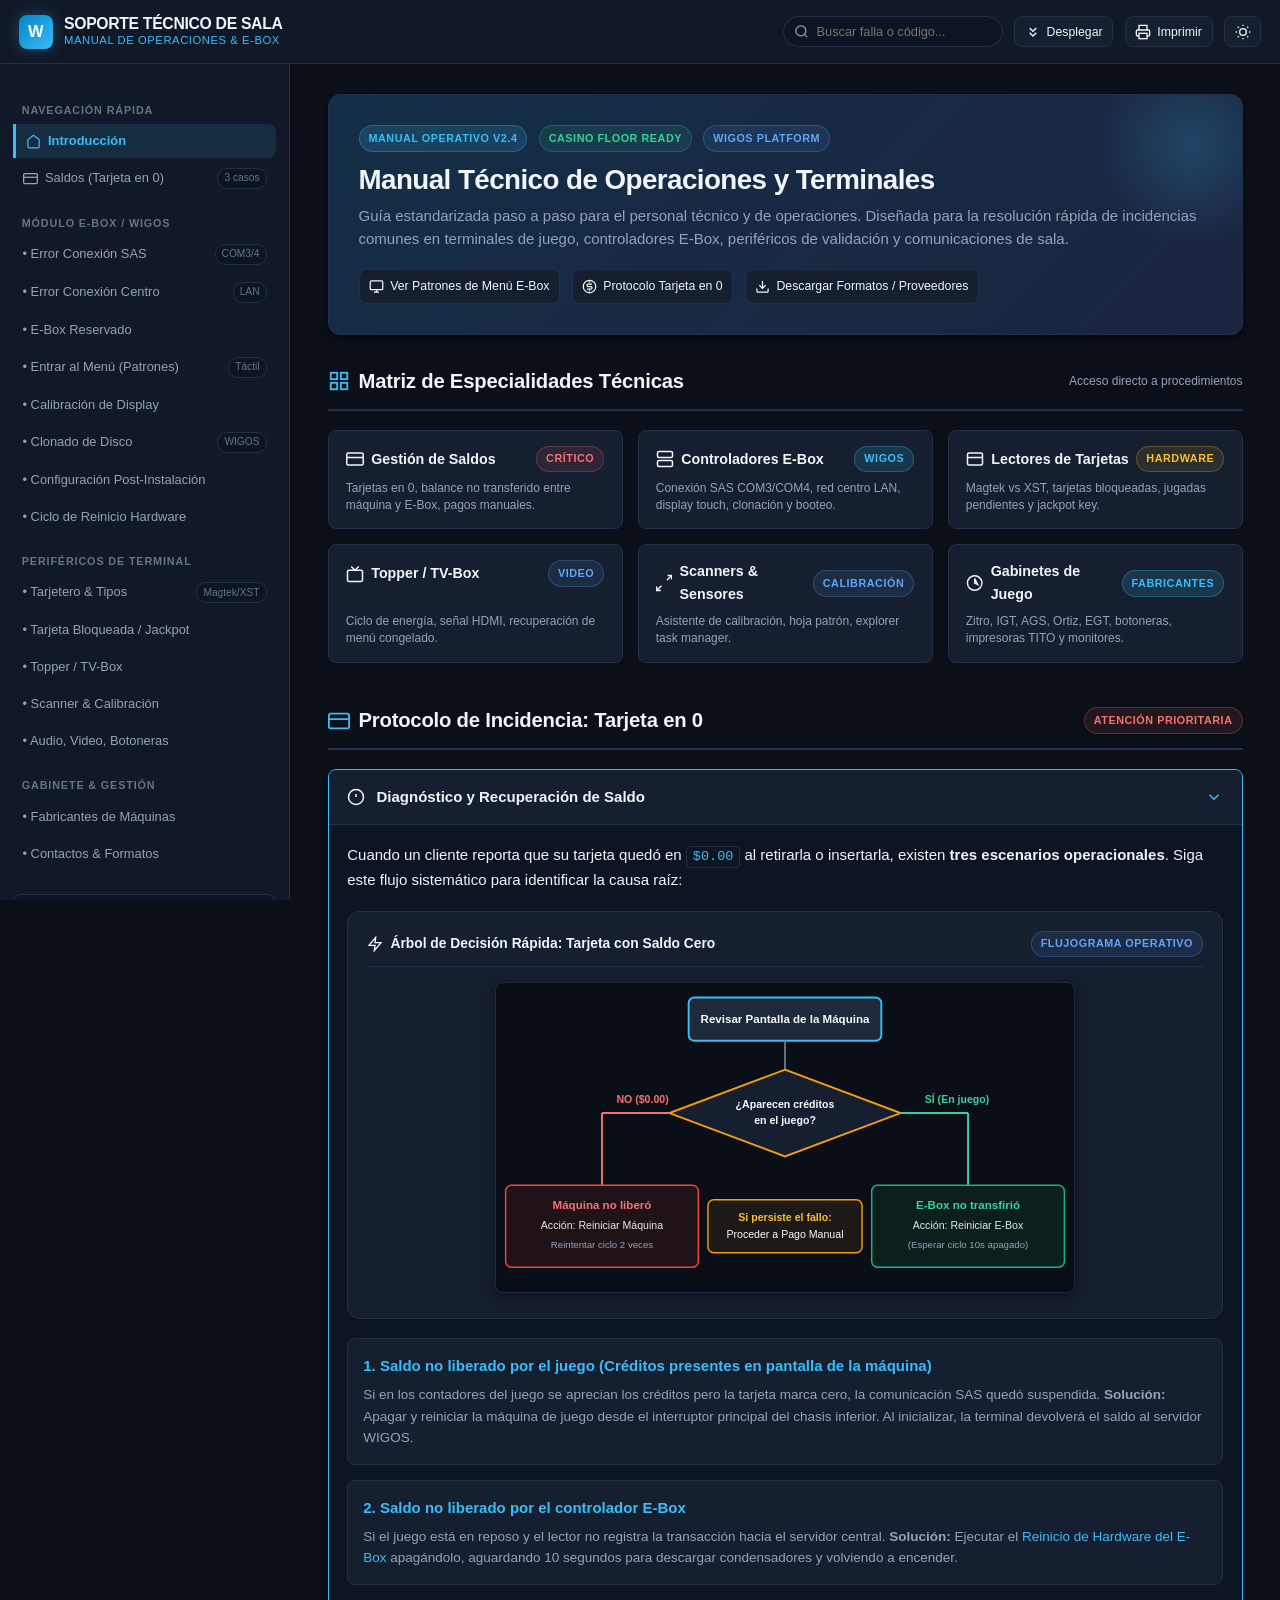
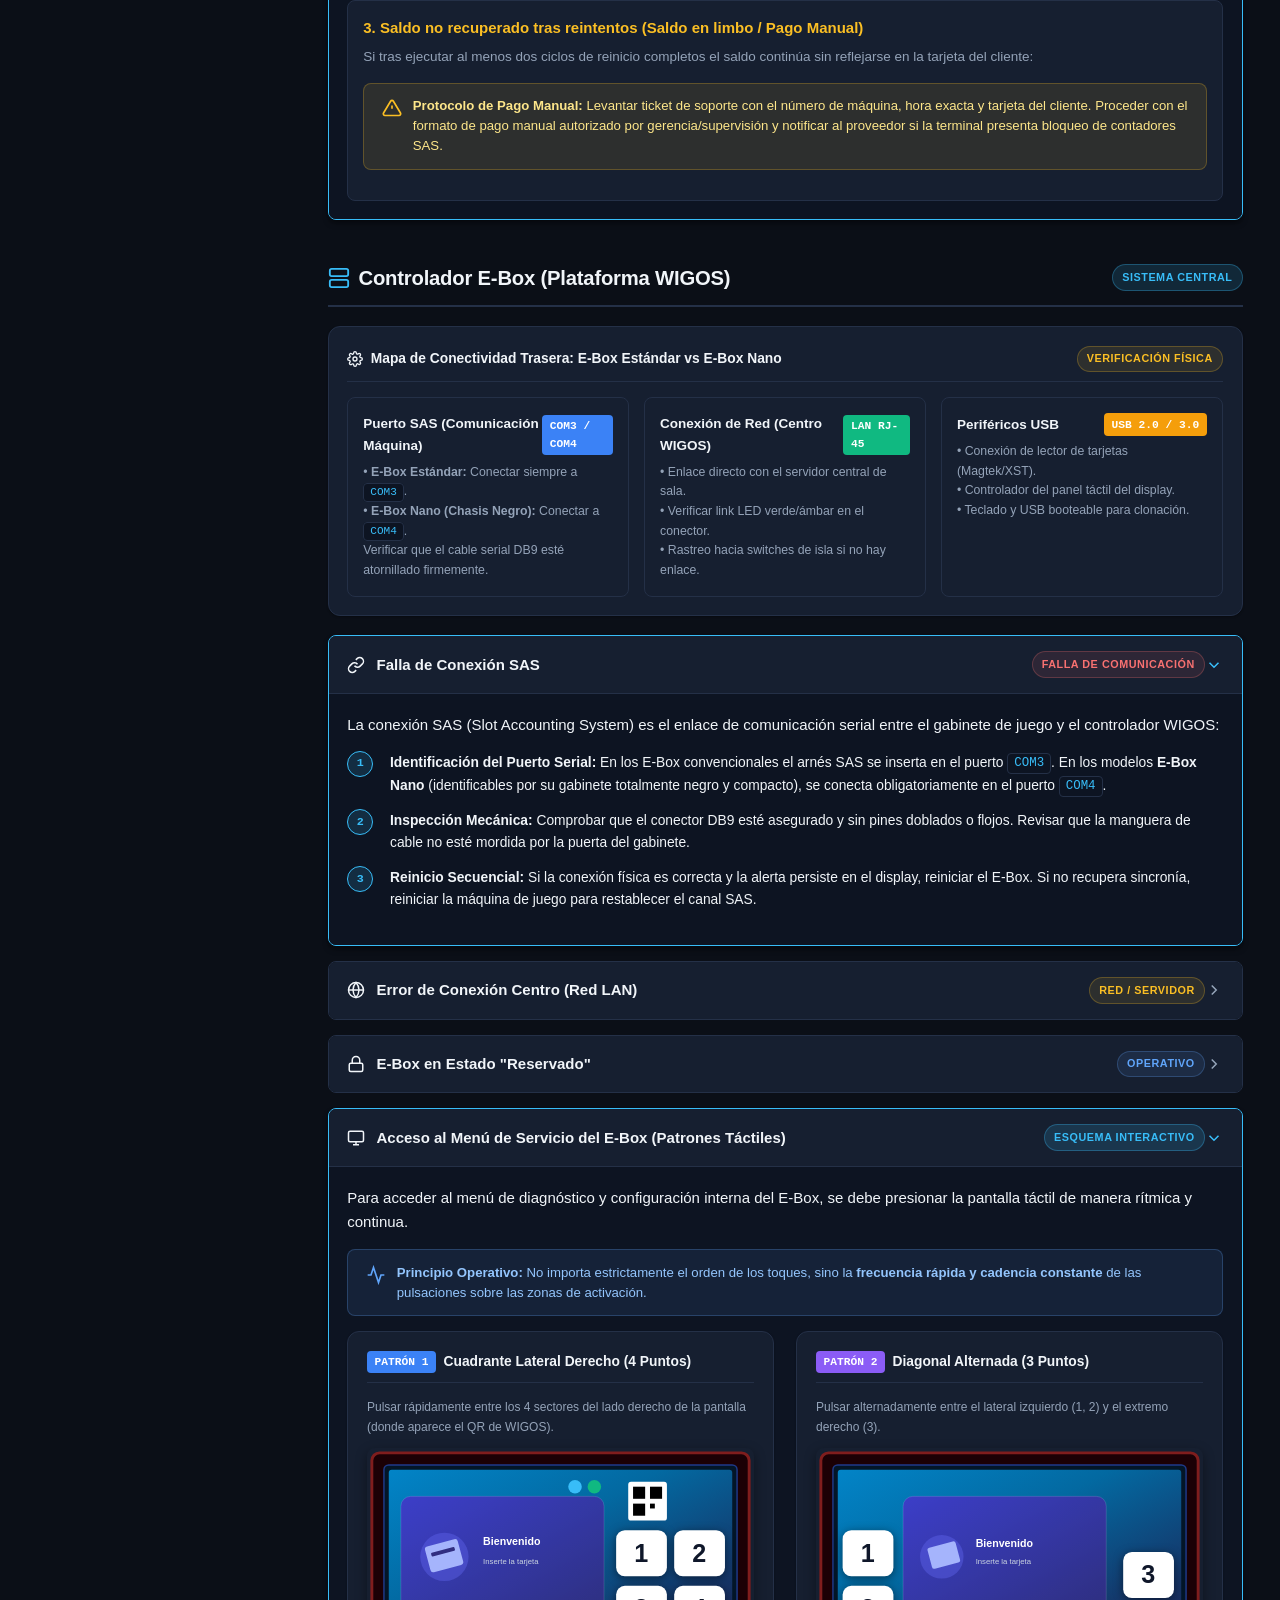
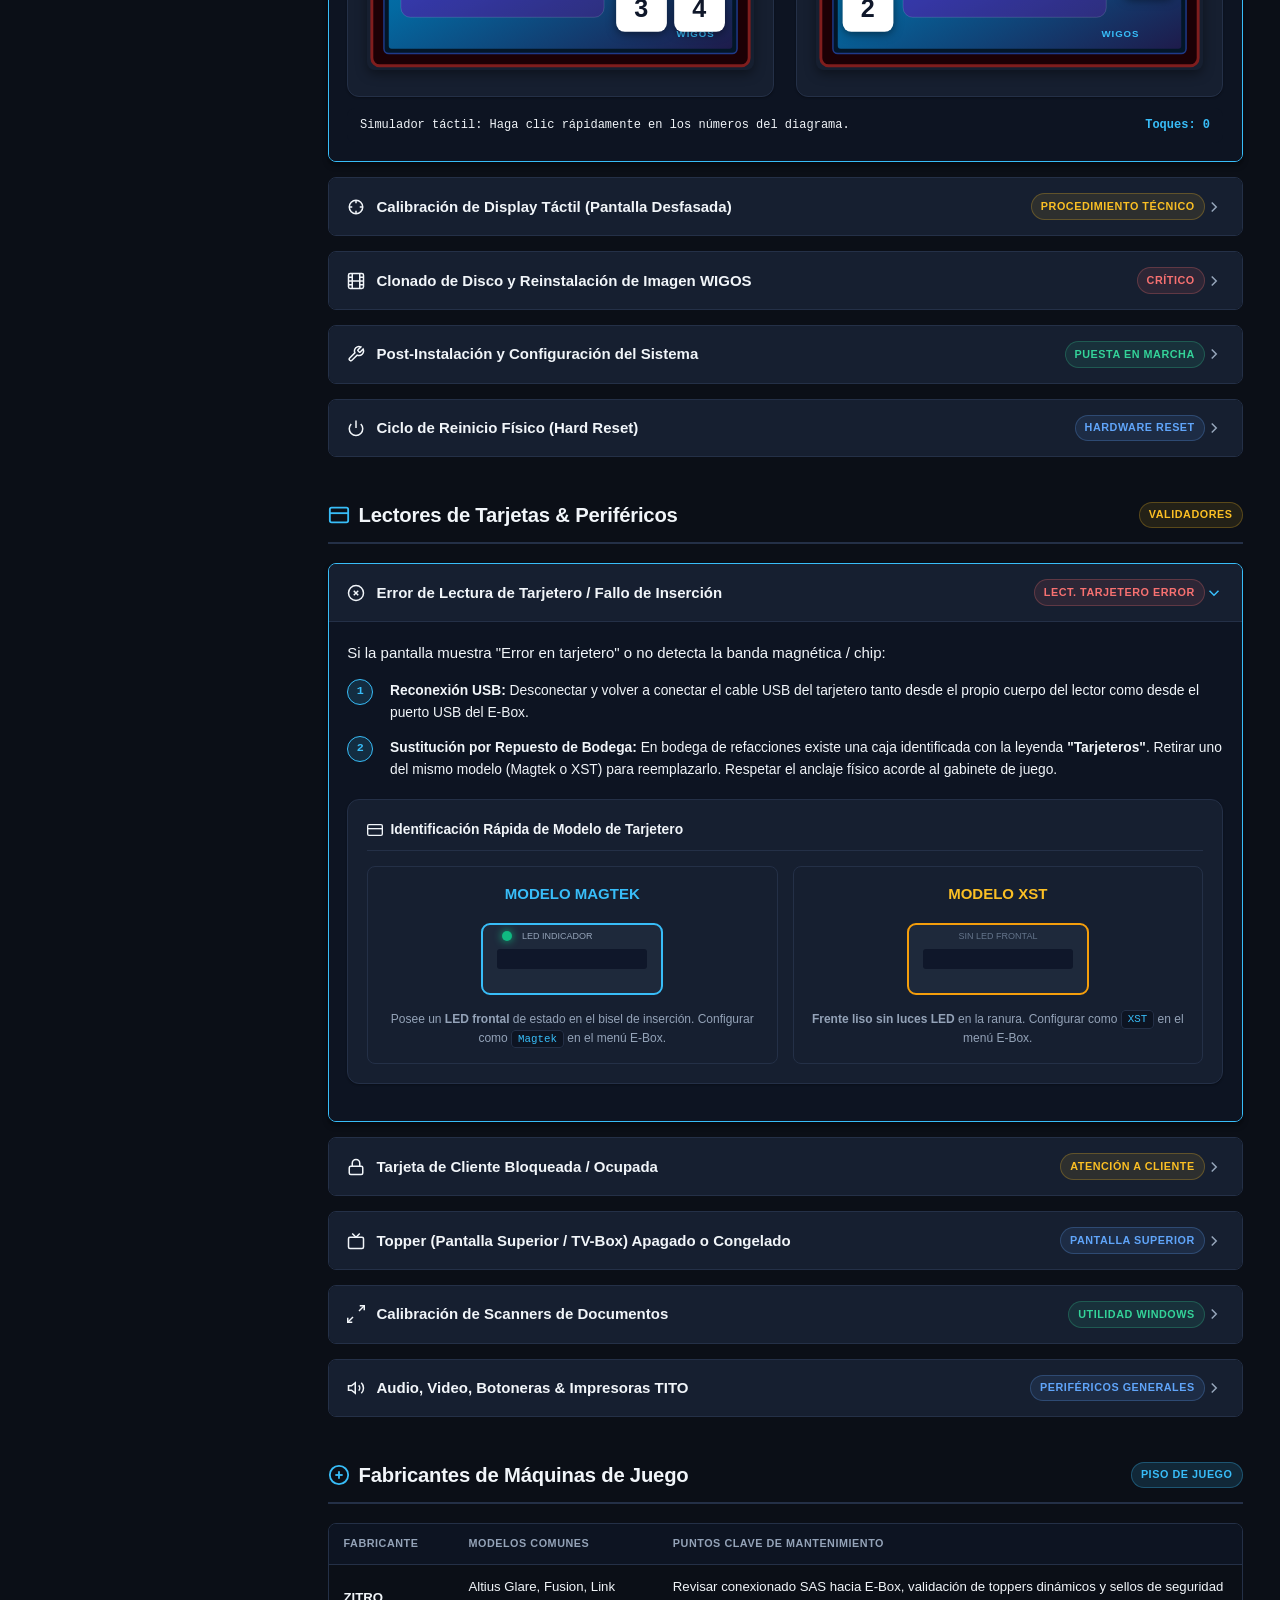
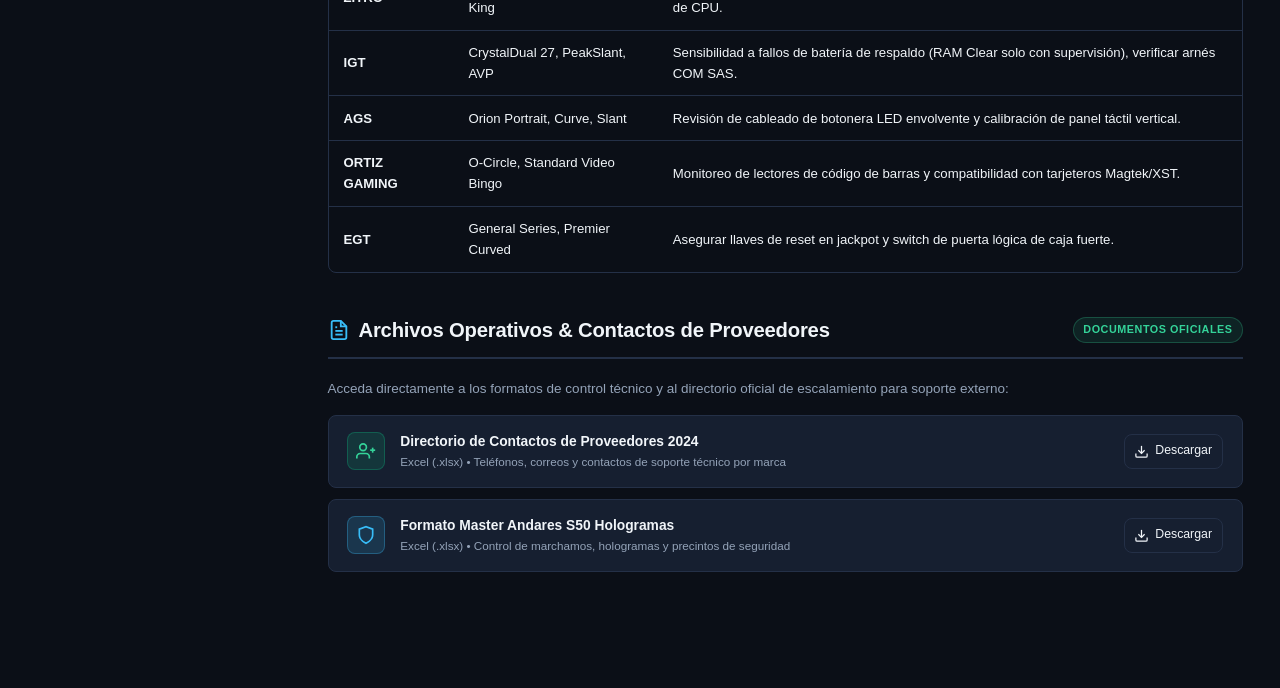
<file: programs/Manual-tecnico_PC/index.html>
<!DOCTYPE html>
<html lang="es" data-theme="dark">
<head>
  <meta charset="UTF-8">
  <meta name="viewport" content="width=device-width, initial-scale=1.0">
  <title>Manual Técnico de Operaciones | Sistemas de Sala & E-Box WIGOS</title>
  <meta name="description" content="Manual técnico profesional para soporte de terminales, E-Box, periféricos y sistemas de sala WIGOS.">
  <style>
    /* ==========================================================================
       VARIABLES DE COLOR Y DISEÑO
       ========================================================================== */
    :root {
      --font-sans: -apple-system, BlinkMacSystemFont, "Segoe UI", Roboto, "Helvetica Neue", Arial, sans-serif;
      --font-mono: ui-monospace, SFMono-Regular, Menlo, Monaco, Consolas, "Liberation Mono", "Courier New", monospace;
      
      /* Modo Oscuro (Por defecto) */
      --bg-body: #0b0f17;
      --bg-sidebar: #111827;
      --bg-card: #161f30;
      --bg-card-hover: #1c273c;
      --bg-card-alt: #0d1422;
      --border-color: #243047;
      --border-color-focus: #38bdf8;
      
      --text-main: #f1f5f9;
      --text-muted: #94a3b8;
      --text-dim: #64748b;
      
      --primary: #38bdf8;
      --primary-hover: #0ea5e9;
      --primary-rgb: 56, 189, 248;
      
      --success: #34d399;
      --success-bg: rgba(52, 211, 153, 0.1);
      --success-border: rgba(52, 211, 153, 0.25);
      
      --warning: #fbbf24;
      --warning-bg: rgba(251, 191, 36, 0.1);
      --warning-border: rgba(251, 191, 36, 0.25);
      
      --danger: #f87171;
      --danger-bg: rgba(248, 113, 113, 0.1);
      --danger-border: rgba(248, 113, 113, 0.25);
      
      --info: #60a5fa;
      --info-bg: rgba(96, 165, 250, 0.1);
      --info-border: rgba(96, 165, 250, 0.25);

      --shadow-sm: 0 1px 2px rgba(0, 0, 0, 0.3);
      --shadow-md: 0 4px 6px -1px rgba(0, 0, 0, 0.4), 0 2px 4px -2px rgba(0, 0, 0, 0.3);
      --shadow-lg: 0 10px 15px -3px rgba(0, 0, 0, 0.5), 0 4px 6px -4px rgba(0, 0, 0, 0.4);
      --radius: 8px;
      --radius-lg: 12px;
      --header-height: 64px;
      --sidebar-width: 290px;
    }

    [data-theme="light"] {
      --bg-body: #f8fafc;
      --bg-sidebar: #ffffff;
      --bg-card: #ffffff;
      --bg-card-hover: #f1f5f9;
      --bg-card-alt: #f1f5f9;
      --border-color: #e2e8f0;
      --border-color-focus: #0284c7;
      
      --text-main: #0f172a;
      --text-muted: #475569;
      --text-dim: #94a3b8;
      
      --primary: #0284c7;
      --primary-hover: #0369a1;
      --primary-rgb: 2, 132, 199;
      
      --success: #059669;
      --success-bg: rgba(5, 150, 105, 0.08);
      --success-border: rgba(5, 150, 105, 0.25);
      
      --warning: #d97706;
      --warning-bg: rgba(217, 119, 6, 0.08);
      --warning-border: rgba(217, 119, 6, 0.25);
      
      --danger: #dc2626;
      --danger-bg: rgba(220, 38, 38, 0.08);
      --danger-border: rgba(220, 38, 38, 0.25);
      
      --info: #2563eb;
      --info-bg: rgba(37, 99, 235, 0.08);
      --info-border: rgba(37, 99, 235, 0.25);

      --shadow-sm: 0 1px 2px rgba(0, 0, 0, 0.05);
      --shadow-md: 0 4px 6px -1px rgba(0, 0, 0, 0.07);
      --shadow-lg: 0 10px 15px -3px rgba(0, 0, 0, 0.1);
    }

    /* ==========================================================================
       RESET Y ESTILOS BASE
       ========================================================================== */
    * {
      box-sizing: border-box;
      margin: 0;
      padding: 0;
    }

    html {
      scroll-behavior: smooth;
      font-size: 15px;
    }

    body {
      font-family: var(--font-sans);
      background-color: var(--bg-body);
      color: var(--text-main);
      line-height: 1.6;
      -webkit-font-smoothing: antialiased;
      transition: background-color 0.25s ease, color 0.25s ease;
      overflow-x: hidden;
    }

    a {
      color: var(--primary);
      text-decoration: none;
      transition: color 0.15s ease;
    }

    a:hover {
      text-decoration: underline;
      color: var(--primary-hover);
    }

    code, kbd {
      font-family: var(--font-mono);
      font-size: 0.9em;
      padding: 0.15rem 0.4rem;
      border-radius: 4px;
      background: var(--bg-card-alt);
      border: 1px solid var(--border-color);
      color: var(--primary);
    }

    kbd {
      box-shadow: 0 2px 0 var(--border-color);
      font-weight: 600;
    }

    /* ==========================================================================
       CABECERA SUPERIOR FIJA
       ========================================================================== */
    .topbar {
      position: fixed;
      top: 0;
      left: 0;
      right: 0;
      height: var(--header-height);
      background: var(--bg-sidebar);
      border-bottom: 1px solid var(--border-color);
      z-index: 100;
      display: flex;
      align-items: center;
      justify-content: space-between;
      padding: 0 1.25rem;
      backdrop-filter: blur(10px);
    }

    .brand {
      display: flex;
      align-items: center;
      gap: 0.75rem;
      text-decoration: none;
      color: var(--text-main);
    }

    .brand-icon {
      width: 34px;
      height: 34px;
      background: linear-gradient(135deg, #0284c7, #38bdf8);
      border-radius: var(--radius);
      display: flex;
      align-items: center;
      justify-content: center;
      color: #fff;
      font-weight: 800;
      font-size: 1.1rem;
      box-shadow: 0 0 15px rgba(56, 189, 248, 0.3);
    }

    .brand-title {
      font-size: 1.05rem;
      font-weight: 700;
      letter-spacing: -0.02em;
      display: flex;
      flex-direction: column;
      line-height: 1.2;
    }

    .brand-subtitle {
      font-size: 0.75rem;
      font-weight: 500;
      color: var(--primary);
      text-transform: uppercase;
      letter-spacing: 0.05em;
    }

    .topbar-controls {
      display: flex;
      align-items: center;
      gap: 0.75rem;
    }

    .search-box {
      position: relative;
      display: flex;
      align-items: center;
    }

    .search-box input {
      background: var(--bg-card-alt);
      border: 1px solid var(--border-color);
      color: var(--text-main);
      padding: 0.45rem 0.85rem 0.45rem 2.2rem;
      border-radius: 20px;
      font-size: 0.85rem;
      width: 220px;
      transition: all 0.2s ease;
    }

    .search-box input:focus {
      outline: none;
      border-color: var(--border-color-focus);
      width: 280px;
      box-shadow: 0 0 0 3px rgba(var(--primary-rgb), 0.15);
    }

    .search-box svg {
      position: absolute;
      left: 0.75rem;
      width: 15px;
      height: 15px;
      color: var(--text-muted);
      pointer-events: none;
    }

    .btn-icon {
      background: var(--bg-card);
      border: 1px solid var(--border-color);
      color: var(--text-main);
      border-radius: var(--radius);
      padding: 0.45rem 0.65rem;
      cursor: pointer;
      display: inline-flex;
      align-items: center;
      gap: 0.4rem;
      font-size: 0.82rem;
      font-weight: 500;
      transition: all 0.15s ease;
    }

    .btn-icon:hover {
      background: var(--bg-card-hover);
      border-color: var(--primary);
      color: var(--primary);
    }

    .btn-mobile-toggle {
      display: none;
    }

    /* ==========================================================================
       DISPOSICIÓN PRINCIPAL (LAYOUT)
       ========================================================================== */
    .app-container {
      display: flex;
      margin-top: var(--header-height);
      min-height: calc(100vh - var(--header-height));
    }

    /* ==========================================================================
       SIDEBAR / MENÚ DE NAVEGACIÓN LATERAL
       ========================================================================== */
    .sidebar {
      width: var(--sidebar-width);
      background: var(--bg-sidebar);
      border-right: 1px solid var(--border-color);
      position: fixed;
      top: var(--header-height);
      bottom: 0;
      left: 0;
      overflow-y: auto;
      padding: 1.25rem 0.85rem;
      z-index: 50;
    }

    .sidebar-section-title {
      font-size: 0.72rem;
      font-weight: 700;
      text-transform: uppercase;
      letter-spacing: 0.08em;
      color: var(--text-dim);
      padding: 0.75rem 0.6rem 0.35rem;
      margin-top: 0.5rem;
      display: flex;
      align-items: center;
      justify-content: space-between;
    }

    .sidebar-nav {
      list-style: none;
      display: flex;
      flex-direction: column;
      gap: 0.2rem;
    }

    .sidebar-link {
      display: flex;
      align-items: center;
      justify-content: space-between;
      gap: 0.5rem;
      padding: 0.45rem 0.65rem;
      border-radius: var(--radius);
      color: var(--text-muted);
      font-size: 0.86rem;
      font-weight: 500;
      text-decoration: none;
      transition: all 0.15s ease;
    }

    .sidebar-link:hover {
      background: var(--bg-card-hover);
      color: var(--text-main);
      text-decoration: none;
      transform: translateX(3px);
    }

    .sidebar-link.active {
      background: rgba(var(--primary-rgb), 0.12);
      color: var(--primary);
      font-weight: 600;
      border-left: 3px solid var(--primary);
      border-radius: 0 var(--radius) var(--radius) 0;
    }

    .nav-badge {
      font-size: 0.68rem;
      padding: 0.1rem 0.4rem;
      border-radius: 10px;
      background: var(--bg-card-alt);
      border: 1px solid var(--border-color);
      color: var(--text-dim);
    }

    .sidebar-footer {
      margin-top: 1.5rem;
      padding: 0.9rem;
      border-radius: var(--radius);
      background: var(--bg-card-alt);
      border: 1px solid var(--border-color);
      font-size: 0.78rem;
      color: var(--text-muted);
    }

    .system-status-indicator {
      display: inline-flex;
      align-items: center;
      gap: 0.4rem;
      font-weight: 600;
      color: var(--success);
      margin-bottom: 0.3rem;
    }

    .status-dot {
      width: 8px;
      height: 8px;
      border-radius: 50%;
      background: var(--success);
      box-shadow: 0 0 8px var(--success);
      animation: pulse 2s infinite;
    }

    @keyframes pulse {
      0%, 100% { opacity: 1; }
      50% { opacity: 0.4; }
    }

    /* ==========================================================================
       CONTENIDO PRINCIPAL
       ========================================================================== */
    .main-content {
      margin-left: var(--sidebar-width);
      flex: 1;
      padding: 2rem 2.5rem 5rem;
      max-width: 1200px;
    }

    /* HERO BANNER */
    .hero-banner {
      background: linear-gradient(135deg, rgba(2, 132, 199, 0.15) 0%, rgba(99, 102, 241, 0.08) 100%), var(--bg-card);
      border: 1px solid var(--border-color);
      border-radius: var(--radius-lg);
      padding: 2rem;
      margin-bottom: 2rem;
      position: relative;
      overflow: hidden;
      box-shadow: var(--shadow-md);
    }

    .hero-banner::after {
      content: "";
      position: absolute;
      top: -50px;
      right: -50px;
      width: 200px;
      height: 200px;
      background: radial-gradient(circle, rgba(56, 189, 248, 0.2) 0%, transparent 70%);
      pointer-events: none;
    }

    .hero-meta {
      display: flex;
      gap: 0.75rem;
      flex-wrap: wrap;
      margin-bottom: 0.75rem;
    }

    .badge {
      display: inline-flex;
      align-items: center;
      gap: 0.35rem;
      font-size: 0.72rem;
      font-weight: 700;
      text-transform: uppercase;
      letter-spacing: 0.05em;
      padding: 0.25rem 0.6rem;
      border-radius: 20px;
    }

    .badge-primary { background: rgba(var(--primary-rgb), 0.15); color: var(--primary); border: 1px solid rgba(var(--primary-rgb), 0.3); }
    .badge-success { background: var(--success-bg); color: var(--success); border: 1px solid var(--success-border); }
    .badge-warning { background: var(--warning-bg); color: var(--warning); border: 1px solid var(--warning-border); }
    .badge-danger  { background: var(--danger-bg);  color: var(--danger);  border: 1px solid var(--danger-border); }
    .badge-info    { background: var(--info-bg);    color: var(--info);    border: 1px solid var(--info-border); }

    .hero-title {
      font-size: 1.85rem;
      font-weight: 800;
      color: var(--text-main);
      margin-bottom: 0.5rem;
      line-height: 1.25;
      letter-spacing: -0.02em;
    }

    .hero-description {
      font-size: 1rem;
      color: var(--text-muted);
      max-width: 850px;
      line-height: 1.5;
    }

    /* BARRA DE ACCIÓN RÁPIDA */
    .quick-actions-bar {
      display: flex;
      gap: 0.75rem;
      flex-wrap: wrap;
      margin-top: 1.25rem;
    }

    /* SECCIONES Y TARJETAS */
    .section-container {
      margin-bottom: 2.75rem;
      scroll-margin-top: calc(var(--header-height) + 1.5rem);
    }

    .section-header {
      display: flex;
      align-items: center;
      justify-content: space-between;
      border-bottom: 2px solid var(--border-color);
      padding-bottom: 0.75rem;
      margin-bottom: 1.25rem;
    }

    .section-header h2 {
      font-size: 1.35rem;
      font-weight: 700;
      color: var(--text-main);
      display: flex;
      align-items: center;
      gap: 0.6rem;
      letter-spacing: -0.01em;
    }

    .section-header-icon {
      color: var(--primary);
    }

    /* GRID DE ÁREAS (INTRO) */
    .areas-grid {
      display: grid;
      grid-template-columns: repeat(auto-fill, minmax(260px, 1fr));
      gap: 1rem;
      margin-top: 1.25rem;
    }

    .area-card {
      background: var(--bg-card);
      border: 1px solid var(--border-color);
      border-radius: var(--radius);
      padding: 1rem 1.15rem;
      transition: all 0.2s ease;
      display: flex;
      flex-direction: column;
      justify-content: space-between;
      text-decoration: none;
      color: inherit;
    }

    .area-card:hover {
      border-color: var(--primary);
      background: var(--bg-card-hover);
      transform: translateY(-2px);
      box-shadow: var(--shadow-sm);
      text-decoration: none;
    }

    .area-card-header {
      display: flex;
      align-items: center;
      justify-content: space-between;
      margin-bottom: 0.5rem;
    }

    .area-card-title {
      font-weight: 600;
      font-size: 0.95rem;
      color: var(--text-main);
      display: flex;
      align-items: center;
      gap: 0.5rem;
    }

    .area-card-desc {
      font-size: 0.8rem;
      color: var(--text-muted);
      line-height: 1.4;
    }

    /* COMPONENTE DETAILS / SUMMARY PROFESIONAL */
    details.tech-card {
      background: var(--bg-card);
      border: 1px solid var(--border-color);
      border-radius: var(--radius);
      margin-bottom: 1rem;
      overflow: hidden;
      transition: border-color 0.2s ease, box-shadow 0.2s ease;
      scroll-margin-top: calc(var(--header-height) + 1.5rem);
    }

    details.tech-card:hover {
      border-color: rgba(var(--primary-rgb), 0.4);
    }

    details.tech-card[open] {
      border-color: var(--primary);
      box-shadow: var(--shadow-md);
    }

    summary.tech-card-header {
      list-style: none;
      padding: 1rem 1.25rem;
      font-weight: 600;
      font-size: 1rem;
      cursor: pointer;
      display: flex;
      align-items: center;
      justify-content: space-between;
      user-select: none;
      background: var(--bg-card);
      transition: background-color 0.15s ease;
    }

    summary.tech-card-header::-webkit-details-marker {
      display: none;
    }

    summary.tech-card-header:hover {
      background: var(--bg-card-hover);
    }

    .summary-title-wrap {
      display: flex;
      align-items: center;
      gap: 0.75rem;
      flex: 1;
    }

    .chevron-icon {
      width: 18px;
      height: 18px;
      color: var(--text-muted);
      transition: transform 0.25s cubic-bezier(0.4, 0, 0.2, 1);
      flex-shrink: 0;
    }

    details.tech-card[open] > summary .chevron-icon {
      transform: rotate(90deg);
      color: var(--primary);
    }

    .tech-card-body {
      padding: 1.25rem;
      border-top: 1px solid var(--border-color);
      background: var(--bg-card-alt);
    }

    /* STEP-BY-STEP (LISTA DE PASOS NUMERADA) */
    .step-list {
      list-style: none;
      counter-reset: step-counter;
      display: flex;
      flex-direction: column;
      gap: 0.85rem;
      margin: 1rem 0;
    }

    .step-item {
      position: relative;
      padding-left: 2.85rem;
      counter-increment: step-counter;
      font-size: 0.92rem;
      color: var(--text-main);
    }

    .step-item::before {
      content: counter(step-counter);
      position: absolute;
      left: 0;
      top: -1px;
      width: 24px;
      height: 24px;
      border-radius: 50%;
      background: rgba(var(--primary-rgb), 0.15);
      border: 1px solid var(--primary);
      color: var(--primary);
      font-weight: 700;
      font-size: 0.78rem;
      display: flex;
      align-items: center;
      justify-content: center;
      font-family: var(--font-mono);
    }

    /* CAJAS DE ALERTA Y LLAMADAS DE ATENCIÓN (CALLOUTS) */
    .callout {
      padding: 0.85rem 1.15rem;
      border-radius: var(--radius);
      margin: 1rem 0;
      font-size: 0.88rem;
      display: flex;
      align-items: flex-start;
      gap: 0.75rem;
      line-height: 1.5;
    }

    .callout-icon {
      flex-shrink: 0;
      width: 20px;
      height: 20px;
      margin-top: 2px;
    }

    .callout-warning {
      background: var(--warning-bg);
      border: 1px solid var(--warning-border);
      color: #fde68a;
    }
    [data-theme="light"] .callout-warning { color: #92400e; }
    .callout-warning .callout-icon { color: var(--warning); }

    .callout-danger {
      background: var(--danger-bg);
      border: 1px solid var(--danger-border);
      color: #fca5a5;
    }
    [data-theme="light"] .callout-danger { color: #991b1b; }
    .callout-danger .callout-icon { color: var(--danger); }

    .callout-tip {
      background: var(--info-bg);
      border: 1px solid var(--info-border);
      color: #93c5fd;
    }
    [data-theme="light"] .callout-tip { color: #1e40af; }
    .callout-tip .callout-icon { color: var(--info); }

    .callout-success {
      background: var(--success-bg);
      border: 1px solid var(--success-border);
      color: #6ee7b7;
    }
    [data-theme="light"] .callout-success { color: #065f46; }
    .callout-success .callout-icon { color: var(--success); }

    /* ==========================================================================
       ESQUEMAS TÉCNICOS VECTORIALES (SVG SCHEMATICS EN VEZ DE IMÁGENES)
       ========================================================================== */
    .schematic-wrapper {
      background: var(--bg-card);
      border: 1px solid var(--border-color);
      border-radius: var(--radius-lg);
      padding: 1.25rem;
      margin: 1.25rem 0;
      box-shadow: var(--shadow-sm);
    }

    .schematic-header {
      display: flex;
      align-items: center;
      justify-content: space-between;
      margin-bottom: 1rem;
      border-bottom: 1px solid var(--border-color);
      padding-bottom: 0.6rem;
    }

    .schematic-title {
      font-size: 0.92rem;
      font-weight: 700;
      display: flex;
      align-items: center;
      gap: 0.5rem;
      color: var(--text-main);
    }

    .schematic-svg-container {
      width: 100%;
      max-width: 650px;
      margin: 0 auto;
      display: block;
    }

    .schematic-svg-container svg {
      width: 100%;
      height: auto;
      border-radius: var(--radius);
      box-shadow: 0 4px 12px rgba(0, 0, 0, 0.4);
    }

    .patterns-grid {
      display: grid;
      grid-template-columns: repeat(auto-fit, minmax(320px, 1fr));
      gap: 1.5rem;
      margin-top: 1rem;
    }

    .touch-target-sim {
      cursor: pointer;
      transition: filter 0.2s, transform 0.2s;
    }
    .touch-target-sim:hover {
      filter: brightness(1.3);
    }
    .touch-target-sim:active {
      transform: scale(0.95);
    }

    /* HARDWARE PORTS COMPARISON */
    .ports-grid {
      display: grid;
      grid-template-columns: repeat(auto-fit, minmax(280px, 1fr));
      gap: 1rem;
      margin-top: 1rem;
    }

    .port-box {
      background: var(--bg-card);
      border: 1px solid var(--border-color);
      border-radius: var(--radius);
      padding: 1rem;
      display: flex;
      flex-direction: column;
      gap: 0.4rem;
    }

    .port-box-header {
      display: flex;
      align-items: center;
      justify-content: space-between;
      font-weight: 700;
      font-size: 0.9rem;
    }

    .port-badge {
      font-family: var(--font-mono);
      font-size: 0.75rem;
      padding: 0.15rem 0.5rem;
      border-radius: 4px;
      font-weight: 700;
    }

    .port-com3 { background: #3b82f6; color: #fff; }
    .port-com4 { background: #8b5cf6; color: #fff; }
    .port-lan  { background: #10b981; color: #fff; }
    .port-usb  { background: #f59e0b; color: #fff; }

    /* TABLA TÉCNICA */
    .tech-table-wrapper {
      overflow-x: auto;
      margin: 1rem 0;
      border: 1px solid var(--border-color);
      border-radius: var(--radius);
    }

    .tech-table {
      width: 100%;
      border-collapse: collapse;
      font-size: 0.88rem;
      text-align: left;
    }

    .tech-table th {
      background: var(--bg-card-alt);
      color: var(--text-muted);
      font-weight: 600;
      padding: 0.75rem 1rem;
      border-bottom: 1px solid var(--border-color);
      text-transform: uppercase;
      font-size: 0.72rem;
      letter-spacing: 0.05em;
    }

    .tech-table td {
      padding: 0.75rem 1rem;
      border-bottom: 1px solid var(--border-color);
      color: var(--text-main);
    }

    .tech-table tr:last-child td {
      border-bottom: none;
    }

    .tech-table tr:hover td {
      background: var(--bg-card-hover);
    }

    /* DOWNLOAD CARDS */
    .download-card {
      display: flex;
      align-items: center;
      justify-content: space-between;
      background: var(--bg-card);
      border: 1px solid var(--border-color);
      border-radius: var(--radius);
      padding: 1rem 1.25rem;
      margin-bottom: 0.75rem;
      transition: all 0.2s ease;
    }

    .download-card:hover {
      border-color: var(--primary);
      background: var(--bg-card-hover);
    }

    .download-info {
      display: flex;
      align-items: center;
      gap: 1rem;
    }

    .download-icon {
      width: 38px;
      height: 38px;
      border-radius: var(--radius);
      background: rgba(16, 185, 129, 0.15);
      border: 1px solid rgba(16, 185, 129, 0.3);
      color: var(--success);
      display: flex;
      align-items: center;
      justify-content: center;
      flex-shrink: 0;
    }

    .download-title {
      font-weight: 600;
      font-size: 0.92rem;
      color: var(--text-main);
    }

    .download-meta {
      font-size: 0.78rem;
      color: var(--text-muted);
    }

    /* INTERACTIVE SIMULATOR COUNTER */
    .sim-bar {
      margin-top: 0.75rem;
      display: flex;
      align-items: center;
      justify-content: space-between;
      background: var(--bg-card-alt);
      padding: 0.5rem 0.85rem;
      border-radius: var(--radius);
      font-size: 0.8rem;
      font-family: var(--font-mono);
    }

    /* SCROLL TO TOP */
    .btn-scroll-top {
      position: fixed;
      bottom: 1.5rem;
      right: 1.5rem;
      width: 42px;
      height: 42px;
      border-radius: 50%;
      background: var(--primary);
      color: #fff;
      border: none;
      cursor: pointer;
      display: none;
      align-items: center;
      justify-content: center;
      box-shadow: var(--shadow-lg);
      z-index: 90;
      transition: transform 0.2s ease;
    }

    .btn-scroll-top:hover {
      transform: translateY(-3px);
    }

    /* ==========================================================================
       RESPONSIVE & IMPRESIÓN (PRINT STYLES)
       ========================================================================== */
    @media (max-width: 992px) {
      .sidebar {
        transform: translateX(-100%);
        transition: transform 0.3s cubic-bezier(0.4, 0, 0.2, 1);
        box-shadow: 20px 0 30px rgba(0, 0, 0, 0.5);
      }
      .sidebar.open {
        transform: translateX(0);
      }
      .main-content {
        margin-left: 0;
        padding: 1.5rem 1.25rem 4rem;
      }
      .btn-mobile-toggle {
        display: inline-flex;
      }
      .search-box input {
        width: 140px;
      }
      .search-box input:focus {
        width: 180px;
      }
    }

    @media (max-width: 600px) {
      .brand-subtitle, .search-box {
        display: none;
      }
      .hero-title {
        font-size: 1.4rem;
      }
    }

    @media print {
      body {
        background: #fff !important;
        color: #000 !important;
        font-size: 11pt;
      }
      .topbar, .sidebar, .quick-actions-bar, .btn-scroll-top, .sim-bar, .search-box {
        display: none !important;
      }
      .main-content {
        margin-left: 0 !important;
        padding: 0 !important;
        max-width: 100% !important;
      }
      .hero-banner {
        border: 1px solid #ccc !important;
        background: #f4f4f4 !important;
        color: #000 !important;
      }
      .hero-title, .section-header h2 {
        color: #000 !important;
      }
      details.tech-card {
        border: 1px solid #bbb !important;
        background: #fff !important;
        page-break-inside: avoid;
        margin-bottom: 12pt;
      }
      details.tech-card[open] {
        box-shadow: none !important;
      }
      summary.tech-card-header {
        background: #eee !important;
        color: #000 !important;
      }
      .tech-card-body {
        display: block !important;
        background: #fff !important;
      }
      .chevron-icon {
        display: none;
      }
      .section-container {
        page-break-before: auto;
      }
      a {
        color: #000 !important;
        text-decoration: underline;
      }
    }
  </style>
</head>
<body>

  <!-- CABECERA SUPERIOR FIJA -->
  <header class="topbar">
    <div style="display: flex; align-items: center; gap: 0.75rem;">
      <button class="btn-icon btn-mobile-toggle" id="btnSidebarToggle" aria-label="Abrir Menú">
        <svg width="20" height="20" viewBox="0 0 24 24" fill="none" stroke="currentColor" stroke-width="2"><line x1="3" y1="12" x2="21" y2="12"></line><line x1="3" y1="6" x2="21" y2="6"></line><line x1="3" y1="18" x2="21" y2="18"></line></svg>
      </button>

      <a href="#" class="brand">
        <div class="brand-icon">W</div>
        <div class="brand-title">
          <span>SOPORTE TÉCNICO DE SALA</span>
          <span class="brand-subtitle">Manual de Operaciones & E-Box</span>
        </div>
      </a>
    </div>

    <div class="topbar-controls">
      <div class="search-box">
        <svg viewBox="0 0 24 24" fill="none" stroke="currentColor" stroke-width="2"><circle cx="11" cy="11" r="8"></circle><line x1="21" y1="21" x2="16.65" y2="16.65"></line></svg>
        <input type="text" id="searchInput" placeholder="Buscar falla o código..." autocomplete="off">
      </div>

      <button class="btn-icon" id="btnToggleAll" title="Expandir o contraer todas las tarjetas">
        <svg width="16" height="16" viewBox="0 0 24 24" fill="none" stroke="currentColor" stroke-width="2"><polyline points="7 13 12 18 17 13"></polyline><polyline points="7 6 12 11 17 6"></polyline></svg>
        <span id="txtToggleAll">Desplegar</span>
      </button>

      <button class="btn-icon" id="btnPrint" title="Imprimir manual o guardar en PDF">
        <svg width="16" height="16" viewBox="0 0 24 24" fill="none" stroke="currentColor" stroke-width="2"><polyline points="6 9 6 2 18 2 18 9"></polyline><path d="M6 18H4a2 2 0 0 1-2-2v-5a2 2 0 0 1 2-2h16a2 2 0 0 1 2 2v5a2 2 0 0 1-2 2h-2"></path><rect x="6" y="14" width="12" height="8"></rect></svg>
        <span>Imprimir</span>
      </button>

      <button class="btn-icon" id="btnThemeToggle" title="Cambiar tema Claro / Oscuro">
        <svg id="themeIcon" width="16" height="16" viewBox="0 0 24 24" fill="none" stroke="currentColor" stroke-width="2"><circle cx="12" cy="12" r="5"></circle><line x1="12" y1="1" x2="12" y2="3"></line><line x1="12" y1="21" x2="12" y2="23"></line><line x1="4.22" y1="4.22" x2="5.64" y2="5.64"></line><line x1="18.36" y1="18.36" x2="19.78" y2="19.78"></line><line x1="1" y1="12" x2="3" y2="12"></line><line x1="21" y1="12" x2="23" y2="12"></line><line x1="4.22" y1="19.78" x2="5.64" y2="18.36"></line><line x1="18.36" y1="5.64" x2="19.78" y2="4.22"></line></svg>
      </button>
    </div>
  </header>

  <div class="app-container">

    <!-- MENÚ LATERAL DINÁMICO (SIDEBAR) -->
    <aside class="sidebar" id="sidebarNav">
      <div class="sidebar-section-title">
        <span>Navegación Rápida</span>
      </div>
      <ul class="sidebar-nav">
        <li><a href="#introduccion" class="sidebar-link active"><span style="display:flex;align-items:center;gap:0.5rem;"><svg width="15" height="15" viewBox="0 0 24 24" fill="none" stroke="currentColor" stroke-width="2"><path d="M3 9l9-7 9 7v11a2 2 0 0 1-2 2H5a2 2 0 0 1-2-2z"></path></svg> Introducción</span></a></li>
        <li><a href="#saldos" class="sidebar-link"><span style="display:flex;align-items:center;gap:0.5rem;"><svg width="15" height="15" viewBox="0 0 24 24" fill="none" stroke="currentColor" stroke-width="2"><rect x="1" y="4" width="22" height="16" rx="2" ry="2"></rect><line x1="1" y1="10" x2="23" y2="10"></line></svg> Saldos (Tarjeta en 0)</span> <span class="nav-badge">3 casos</span></a></li>
      </ul>

      <div class="sidebar-section-title">
        <span>Módulo E-Box / WIGOS</span>
      </div>
      <ul class="sidebar-nav">
        <li><a href="#sas" class="sidebar-link"><span>• Error Conexión SAS</span> <span class="nav-badge">COM3/4</span></a></li>
        <li><a href="#centro" class="sidebar-link"><span>• Error Conexión Centro</span> <span class="nav-badge">LAN</span></a></li>
        <li><a href="#reservado" class="sidebar-link"><span>• E-Box Reservado</span></a></li>
        <li><a href="#menuEbox" class="sidebar-link"><span>• Entrar al Menú (Patrones)</span> <span class="nav-badge">Táctil</span></a></li>
        <li><a href="#calibrarDisplay" class="sidebar-link"><span>• Calibración de Display</span></a></li>
        <li><a href="#clonar" class="sidebar-link"><span>• Clonado de Disco</span> <span class="nav-badge">WIGOS</span></a></li>
        <li><a href="#configurarEbox" class="sidebar-link"><span>• Configuración Post-Instalación</span></a></li>
        <li><a href="#reiniciarEbox" class="sidebar-link"><span>• Ciclo de Reinicio Hardware</span></a></li>
      </ul>

      <div class="sidebar-section-title">
        <span>Periféricos de Terminal</span>
      </div>
      <ul class="sidebar-nav">
        <li><a href="#tarjetero" class="sidebar-link"><span>• Tarjetero & Tipos</span> <span class="nav-badge">Magtek/XST</span></a></li>
        <li><a href="#tarjetaOcupada" class="sidebar-link"><span>• Tarjeta Bloqueada / Jackpot</span></a></li>
        <li><a href="#toper" class="sidebar-link"><span>• Topper / TV-Box</span></a></li>
        <li><a href="#scaner" class="sidebar-link"><span>• Scanner & Calibración</span></a></li>
        <li><a href="#perifericos-adicionales" class="sidebar-link"><span>• Audio, Video, Botoneras</span></a></li>
      </ul>

      <div class="sidebar-section-title">
        <span>Gabinete & Gestión</span>
      </div>
      <ul class="sidebar-nav">
        <li><a href="#maquinas" class="sidebar-link"><span>• Fabricantes de Máquinas</span></a></li>
        <li><a href="#proveedores-archivos" class="sidebar-link"><span>• Contactos & Formatos</span></a></li>
      </ul>

      <div class="sidebar-footer">
        <div class="system-status-indicator">
          <span class="status-dot"></span>
          <span>SISTEMA WIGOS v5.5</span>
        </div>
        <p>Documentación técnica de operaciones para soporte en sala.</p>
      </div>
    </aside>

    <!-- ÁREA DE CONTENIDO -->
    <main class="main-content">

      <!-- BANNER DE BIENVENIDA -->
      <section class="hero-banner" id="introduccion">
        <div class="hero-meta">
          <span class="badge badge-primary">Manual Operativo v2.4</span>
          <span class="badge badge-success">Casino Floor Ready</span>
          <span class="badge badge-info">WIGOS Platform</span>
        </div>
        <h1 class="hero-title">Manual Técnico de Operaciones y Terminales</h1>
        <p class="hero-description">
          Guía estandarizada paso a paso para el personal técnico y de operaciones. Diseñada para la resolución rápida de incidencias comunes en terminales de juego, controladores E-Box, periféricos de validación y comunicaciones de sala.
        </p>

        <div class="quick-actions-bar">
          <a href="#menuEbox" class="btn-icon">
            <svg width="15" height="15" viewBox="0 0 24 24" fill="none" stroke="currentColor" stroke-width="2"><rect x="2" y="3" width="20" height="14" rx="2" ry="2"></rect><line x1="8" y1="21" x2="16" y2="21"></line><line x1="12" y1="17" x2="12" y2="21"></line></svg>
            <span>Ver Patrones de Menú E-Box</span>
          </a>
          <a href="#saldos" class="btn-icon">
            <svg width="15" height="15" viewBox="0 0 24 24" fill="none" stroke="currentColor" stroke-width="2"><circle cx="12" cy="12" r="10"></circle><path d="M16 8h-6a2 2 0 1 0 0 4h4a2 2 0 1 1 0 4H8"></path><line x1="12" y1="18" x2="12" y2="20"></line><line x1="12" y1="4" x2="12" y2="6"></line></svg>
            <span>Protocolo Tarjeta en 0</span>
          </a>
          <a href="#proveedores-archivos" class="btn-icon">
            <svg width="15" height="15" viewBox="0 0 24 24" fill="none" stroke="currentColor" stroke-width="2"><path d="M21 15v4a2 2 0 0 1-2 2H5a2 2 0 0 1-2-2v-4"></path><polyline points="7 10 12 15 17 10"></polyline><line x1="12" y1="15" x2="12" y2="3"></line></svg>
            <span>Descargar Formatos / Proveedores</span>
          </a>
        </div>
      </section>

      <!-- CATÁLOGO DE ÁREAS TÉCNICAS -->
      <section class="section-container">
        <div class="section-header">
          <h2>
            <svg class="section-header-icon" width="22" height="22" viewBox="0 0 24 24" fill="none" stroke="currentColor" stroke-width="2"><rect x="3" y="3" width="7" height="7"></rect><rect x="14" y="3" width="7" height="7"></rect><rect x="14" y="14" width="7" height="7"></rect><rect x="3" y="14" width="7" height="7"></rect></svg>
            Matriz de Especialidades Técnicas
          </h2>
          <span style="font-size:0.8rem;color:var(--text-muted);">Acceso directo a procedimientos</span>
        </div>

        <div class="areas-grid">
          <a href="#saldos" class="area-card">
            <div class="area-card-header">
              <span class="area-card-title">
                <svg width="18" height="18" viewBox="0 0 24 24" fill="none" stroke="currentColor" stroke-width="2"><rect x="1" y="4" width="22" height="16" rx="2" ry="2"></rect><line x1="1" y1="10" x2="23" y2="10"></line></svg>
                Gestión de Saldos
              </span>
              <span class="badge badge-danger">Crítico</span>
            </div>
            <p class="area-card-desc">Tarjetas en 0, balance no transferido entre máquina y E-Box, pagos manuales.</p>
          </a>

          <a href="#ebox" class="area-card">
            <div class="area-card-header">
              <span class="area-card-title">
                <svg width="18" height="18" viewBox="0 0 24 24" fill="none" stroke="currentColor" stroke-width="2"><rect x="2" y="2" width="20" height="8" rx="2" ry="2"></rect><rect x="2" y="14" width="20" height="8" rx="2" ry="2"></rect><line x1="6" y1="6" x2="6.01" y2="6"></line><line x1="6" y1="18" x2="6.01" y2="18"></line></svg>
                Controladores E-Box
              </span>
              <span class="badge badge-primary">WIGOS</span>
            </div>
            <p class="area-card-desc">Conexión SAS COM3/COM4, red centro LAN, display touch, clonación y booteo.</p>
          </a>

          <a href="#tarjetero" class="area-card">
            <div class="area-card-header">
              <span class="area-card-title">
                <svg width="18" height="18" viewBox="0 0 24 24" fill="none" stroke="currentColor" stroke-width="2"><path d="M4 4h16c1.1 0 2 .9 2 2v12c0 1.1-.9 2-2 2H4c-1.1 0-2-.9-2-2V6c0-1.1.9-2 2-2z"></path><line x1="2" y1="10" x2="22" y2="10"></line></svg>
                Lectores de Tarjetas
              </span>
              <span class="badge badge-warning">Hardware</span>
            </div>
            <p class="area-card-desc">Magtek vs XST, tarjetas bloqueadas, jugadas pendientes y jackpot key.</p>
          </a>

          <a href="#toper" class="area-card">
            <div class="area-card-header">
              <span class="area-card-title">
                <svg width="18" height="18" viewBox="0 0 24 24" fill="none" stroke="currentColor" stroke-width="2"><rect x="2" y="7" width="20" height="15" rx="2" ry="2"></rect><polyline points="17 2 12 7 7 2"></polyline></svg>
                Topper / TV-Box
              </span>
              <span class="badge badge-info">Video</span>
            </div>
            <p class="area-card-desc">Ciclo de energía, señal HDMI, recuperación de menú congelado.</p>
          </a>

          <a href="#scaner" class="area-card">
            <div class="area-card-header">
              <span class="area-card-title">
                <svg width="18" height="18" viewBox="0 0 24 24" fill="none" stroke="currentColor" stroke-width="2"><polyline points="23 7 23 1 17 1"></polyline><line x1="16" y1="8" x2="23" y2="1"></line><polyline points="1 17 1 23 7 23"></polyline><line x1="8" y1="16" x2="1" y2="23"></line></svg>
                Scanners & Sensores
              </span>
              <span class="badge badge-info">Calibración</span>
            </div>
            <p class="area-card-desc">Asistente de calibración, hoja patrón, explorer task manager.</p>
          </a>

          <a href="#maquinas" class="area-card">
            <div class="area-card-header">
              <span class="area-card-title">
                <svg width="18" height="18" viewBox="0 0 24 24" fill="none" stroke="currentColor" stroke-width="2"><circle cx="12" cy="12" r="10"></circle><polygon points="12 6 12 12 16 14"></polygon></svg>
                Gabinetes de Juego
              </span>
              <span class="badge badge-primary">Fabricantes</span>
            </div>
            <p class="area-card-desc">Zitro, IGT, AGS, Ortiz, EGT, botoneras, impresoras TITO y monitores.</p>
          </a>
        </div>
      </section>

      <!-- SECCIÓN: SALDOS -->
      <section class="section-container" id="saldos">
        <div class="section-header">
          <h2>
            <svg class="section-header-icon" width="22" height="22" viewBox="0 0 24 24" fill="none" stroke="currentColor" stroke-width="2"><rect x="1" y="4" width="22" height="16" rx="2" ry="2"></rect><line x1="1" y1="10" x2="23" y2="10"></line></svg>
            Protocolo de Incidencia: Tarjeta en 0
          </h2>
          <span class="badge badge-danger">Atención Prioritaria</span>
        </div>

        <details class="tech-card" open>
          <summary class="tech-card-header">
            <div class="summary-title-wrap">
              <svg width="18" height="18" viewBox="0 0 24 24" fill="none" stroke="currentColor" stroke-width="2"><circle cx="12" cy="12" r="10"></circle><line x1="12" y1="8" x2="12" y2="12"></line><line x1="12" y1="16" x2="12.01" y2="16"></line></svg>
              <span>Diagnóstico y Recuperación de Saldo</span>
            </div>
            <svg class="chevron-icon" viewBox="0 0 24 24" fill="none" stroke="currentColor" stroke-width="2"><polyline points="9 18 15 12 9 6"></polyline></svg>
          </summary>
          <div class="tech-card-body">
            <p style="margin-bottom: 1rem;">
              Cuando un cliente reporta que su tarjeta quedó en <code>$0.00</code> al retirarla o insertarla, existen <strong>tres escenarios operacionales</strong>. Siga este flujo sistemático para identificar la causa raíz:
            </p>

            <!-- DIAGRAMA VISUAL VECTORIAL DE DECISIÓN -->
            <div class="schematic-wrapper">
              <div class="schematic-header">
                <span class="schematic-title">
                  <svg width="16" height="16" viewBox="0 0 24 24" fill="none" stroke="currentColor" stroke-width="2"><polygon points="13 2 3 14 12 14 11 22 21 10 12 10 13 2"></polygon></svg>
                  Árbol de Decisión Rápida: Tarjeta con Saldo Cero
                </span>
                <span class="badge badge-info">Flujograma Operativo</span>
              </div>
              <div class="schematic-svg-container" style="max-width: 580px;">
                <svg viewBox="0 0 600 320" xmlns="http://www.w3.org/2000/svg" style="background:#0a0e17;border:1px solid #1e293b;">
                  <!-- Nodo Inicial -->
                  <rect x="200" y="15" width="200" height="45" rx="6" fill="#1e293b" stroke="#38bdf8" stroke-width="2"/>
                  <text x="300" y="42" fill="#f8fafc" font-size="12" font-weight="700" text-anchor="middle" font-family="sans-serif">Revisar Pantalla de la Máquina</text>
                  
                  <!-- Flecha bifurcación -->
                  <line x1="300" y1="60" x2="300" y2="90" stroke="#64748b" stroke-width="2"/>
                  
                  <!-- Decisión -->
                  <polygon points="300,90 420,135 300,180 180,135" fill="#161f30" stroke="#f59e0b" stroke-width="2"/>
                  <text x="300" y="130" fill="#f8fafc" font-size="11" font-weight="600" text-anchor="middle" font-family="sans-serif">¿Aparecen créditos</text>
                  <text x="300" y="146" fill="#f8fafc" font-size="11" font-weight="600" text-anchor="middle" font-family="sans-serif">en el juego?</text>
                  
                  <!-- Rama SÍ -->
                  <line x1="420" y1="135" x2="490" y2="135" stroke="#34d399" stroke-width="2"/>
                  <line x1="490" y1="135" x2="490" y2="210" stroke="#34d399" stroke-width="2"/>
                  <text x="445" y="125" fill="#34d399" font-size="11" font-weight="700" font-family="sans-serif">SÍ (En juego)</text>
                  <rect x="390" y="210" width="200" height="85" rx="6" fill="#0d1f1d" stroke="#10b981" stroke-width="1.5"/>
                  <text x="490" y="235" fill="#34d399" font-size="12" font-weight="700" text-anchor="middle" font-family="sans-serif">E-Box no transfirió</text>
                  <text x="490" y="255" fill="#e2e8f0" font-size="11" text-anchor="middle" font-family="sans-serif">Acción: Reiniciar E-Box</text>
                  <text x="490" y="275" fill="#94a3b8" font-size="10" text-anchor="middle" font-family="sans-serif">(Esperar ciclo 10s apagado)</text>
                  
                  <!-- Rama NO -->
                  <line x1="180" y1="135" x2="110" y2="135" stroke="#f87171" stroke-width="2"/>
                  <line x1="110" y1="135" x2="110" y2="210" stroke="#f87171" stroke-width="2"/>
                  <text x="125" y="125" fill="#f87171" font-size="11" font-weight="700" font-family="sans-serif">NO ($0.00)</text>
                  <rect x="10" y="210" width="200" height="85" rx="6" fill="#1f1318" stroke="#ef4444" stroke-width="1.5"/>
                  <text x="110" y="235" fill="#f87171" font-size="12" font-weight="700" text-anchor="middle" font-family="sans-serif">Máquina no liberó</text>
                  <text x="110" y="255" fill="#e2e8f0" font-size="11" text-anchor="middle" font-family="sans-serif">Acción: Reiniciar Máquina</text>
                  <text x="110" y="275" fill="#94a3b8" font-size="10" text-anchor="middle" font-family="sans-serif">Reintentar ciclo 2 veces</text>
                  
                  <!-- Rama Escalamiento -->
                  <rect x="220" y="225" width="160" height="55" rx="6" fill="#1c1917" stroke="#f59e0b" stroke-width="1.5"/>
                  <text x="300" y="247" fill="#fbbf24" font-size="11" font-weight="700" text-anchor="middle" font-family="sans-serif">Si persiste el fallo:</text>
                  <text x="300" y="265" fill="#f8fafc" font-size="11" text-anchor="middle" font-family="sans-serif">Proceder a Pago Manual</text>
                </svg>
              </div>
            </div>

            <div style="display: flex; flex-direction: column; gap: 1rem; margin-top: 1rem;">
              <div style="background:var(--bg-card);border:1px solid var(--border-color);border-radius:var(--radius);padding:1rem;">
                <h4 style="color:var(--primary);margin-bottom:0.4rem;display:flex;align-items:center;gap:0.4rem;">
                  <span>1. Saldo no liberado por el juego (Créditos presentes en pantalla de la máquina)</span>
                </h4>
                <p style="font-size:0.9rem;color:var(--text-muted);">
                  Si en los contadores del juego se aprecian los créditos pero la tarjeta marca cero, la comunicación SAS quedó suspendida.
                  <strong>Solución:</strong> Apagar y reiniciar la máquina de juego desde el interruptor principal del chasis inferior. Al inicializar, la terminal devolverá el saldo al servidor WIGOS.
                </p>
              </div>

              <div style="background:var(--bg-card);border:1px solid var(--border-color);border-radius:var(--radius);padding:1rem;">
                <h4 style="color:var(--primary);margin-bottom:0.4rem;display:flex;align-items:center;gap:0.4rem;">
                  <span>2. Saldo no liberado por el controlador E-Box</span>
                </h4>
                <p style="font-size:0.9rem;color:var(--text-muted);">
                  Si el juego está en reposo y el lector no registra la transacción hacia el servidor central.
                  <strong>Solución:</strong> Ejecutar el <a href="#reiniciarEbox">Reinicio de Hardware del E-Box</a> apagándolo, aguardando 10 segundos para descargar condensadores y volviendo a encender.
                </p>
              </div>

              <div style="background:var(--bg-card);border:1px solid var(--border-color);border-radius:var(--radius);padding:1rem;">
                <h4 style="color:var(--warning);margin-bottom:0.4rem;display:flex;align-items:center;gap:0.4rem;">
                  <span>3. Saldo no recuperado tras reintentos (Saldo en limbo / Pago Manual)</span>
                </h4>
                <p style="font-size:0.9rem;color:var(--text-muted);margin-bottom:0.5rem;">
                  Si tras ejecutar al menos dos ciclos de reinicio completos el saldo continúa sin reflejarse en la tarjeta del cliente:
                </p>
                <div class="callout callout-warning">
                  <svg class="callout-icon" viewBox="0 0 24 24" fill="none" stroke="currentColor" stroke-width="2"><path d="M10.29 3.86L1.82 18a2 2 0 0 0 1.71 3h16.94a2 2 0 0 0 1.71-3L13.71 3.86a2 2 0 0 0-3.42 0z"></path><line x1="12" y1="9" x2="12" y2="13"></line><line x1="12" y1="17" x2="12.01" y2="17"></line></svg>
                  <div>
                    <strong>Protocolo de Pago Manual:</strong> Levantar ticket de soporte con el número de máquina, hora exacta y tarjeta del cliente. Proceder con el formato de pago manual autorizado por gerencia/supervisión y notificar al proveedor si la terminal presenta bloqueo de contadores SAS.
                  </div>
                </div>
              </div>
            </div>
          </div>
        </details>
      </section>

      <!-- SECCIÓN: MÓDULO E-BOX -->
      <section class="section-container" id="ebox">
        <div class="section-header">
          <h2>
            <svg class="section-header-icon" width="22" height="22" viewBox="0 0 24 24" fill="none" stroke="currentColor" stroke-width="2"><rect x="2" y="2" width="20" height="8" rx="2" ry="2"></rect><rect x="2" y="14" width="20" height="8" rx="2" ry="2"></rect><line x1="6" y1="6" x2="6.01" y2="6"></line><line x1="6" y1="18" x2="6.01" y2="18"></line></svg>
            Controlador E-Box (Plataforma WIGOS)
          </h2>
          <span class="badge badge-primary">Sistema Central</span>
        </div>

        <!-- ESQUEMA DE PUERTOS DE HARDWARE -->
        <div class="schematic-wrapper">
          <div class="schematic-header">
            <span class="schematic-title">
              <svg width="16" height="16" viewBox="0 0 24 24" fill="none" stroke="currentColor" stroke-width="2"><circle cx="12" cy="12" r="3"></circle><path d="M19.4 15a1.65 1.65 0 0 0 .33 1.82l.06.06a2 2 0 0 1 0 2.83 2 2 0 0 1-2.83 0l-.06-.06a1.65 1.65 0 0 0-1.82-.33 1.65 1.65 0 0 0-1 1.51V21a2 2 0 0 1-2 2 2 2 0 0 1-2-2v-.09A1.65 1.65 0 0 0 9 19.4a1.65 1.65 0 0 0-1.82.33l-.06.06a2 2 0 0 1-2.83 0 2 2 0 0 1 0-2.83l.06-.06a1.65 1.65 0 0 0 .33-1.82 1.65 1.65 0 0 0-1.51-1H3a2 2 0 0 1-2-2 2 2 0 0 1 2-2h.09A1.65 1.65 0 0 0 4.6 9a1.65 1.65 0 0 0-.33-1.82l-.06-.06a2 2 0 0 1 0-2.83 2 2 0 0 1 2.83 0l.06.06a1.65 1.65 0 0 0 1.82.33H9a1.65 1.65 0 0 0 1-1.51V3a2 2 0 0 1 2-2 2 2 0 0 1 2 2v.09a1.65 1.65 0 0 0 1 1.51 1.65 1.65 0 0 0 1.82-.33l.06-.06a2 2 0 0 1 2.83 0 2 2 0 0 1 0 2.83l-.06.06a1.65 1.65 0 0 0-.33 1.82V9a1.65 1.65 0 0 0 1.51 1H21a2 2 0 0 1 2 2 2 2 0 0 1-2 2h-.09a1.65 1.65 0 0 0-1.51 1z"></path></svg>
              Mapa de Conectividad Trasera: E-Box Estándar vs E-Box Nano
            </span>
            <span class="badge badge-warning">Verificación Física</span>
          </div>

          <div class="ports-grid">
            <div class="port-box">
              <div class="port-box-header">
                <span>Puerto SAS (Comunicación Máquina)</span>
                <span class="port-badge port-com3">COM3 / COM4</span>
              </div>
              <p style="font-size:0.82rem;color:var(--text-muted);">
                • <strong>E-Box Estándar:</strong> Conectar siempre a <code>COM3</code>.<br>
                • <strong>E-Box Nano (Chasis Negro):</strong> Conectar a <code>COM4</code>.<br>
                Verificar que el cable serial DB9 esté atornillado firmemente.
              </p>
            </div>

            <div class="port-box">
              <div class="port-box-header">
                <span>Conexión de Red (Centro WIGOS)</span>
                <span class="port-badge port-lan">LAN RJ-45</span>
              </div>
              <p style="font-size:0.82rem;color:var(--text-muted);">
                • Enlace directo con el servidor central de sala.<br>
                • Verificar link LED verde/ámbar en el conector.<br>
                • Rastreo hacia switches de isla si no hay enlace.
              </p>
            </div>

            <div class="port-box">
              <div class="port-box-header">
                <span>Periféricos USB</span>
                <span class="port-badge port-usb">USB 2.0 / 3.0</span>
              </div>
              <p style="font-size:0.82rem;color:var(--text-muted);">
                • Conexión de lector de tarjetas (Magtek/XST).<br>
                • Controlador del panel táctil del display.<br>
                • Teclado y USB booteable para clonación.
              </p>
            </div>
          </div>
        </div>

        <!-- SUB-ITEM: CONEXIÓN SAS -->
        <details class="tech-card" id="sas" open>
          <summary class="tech-card-header">
            <div class="summary-title-wrap">
              <svg width="18" height="18" viewBox="0 0 24 24" fill="none" stroke="currentColor" stroke-width="2"><path d="M10 13a5 5 0 0 0 7.54.54l3-3a5 5 0 0 0-7.07-7.07l-1.72 1.71"></path><path d="M14 11a5 5 0 0 0-7.54-.54l-3 3a5 5 0 0 0 7.07 7.07l1.71-1.71"></path></svg>
              <span>Falla de Conexión SAS</span>
            </div>
            <span class="badge badge-danger">Falla de Comunicación</span>
            <svg class="chevron-icon" viewBox="0 0 24 24" fill="none" stroke="currentColor" stroke-width="2"><polyline points="9 18 15 12 9 6"></polyline></svg>
          </summary>
          <div class="tech-card-body">
            <p>La conexión SAS (Slot Accounting System) es el enlace de comunicación serial entre el gabinete de juego y el controlador WIGOS:</p>
            <ul class="step-list">
              <li class="step-item">
                <strong>Identificación del Puerto Serial:</strong>
                En los E-Box convencionales el arnés SAS se inserta en el puerto <code>COM3</code>. En los modelos <strong>E-Box Nano</strong> (identificables por su gabinete totalmente negro y compacto), se conecta obligatoriamente en el puerto <code>COM4</code>.
              </li>
              <li class="step-item">
                <strong>Inspección Mecánica:</strong>
                Comprobar que el conector DB9 esté asegurado y sin pines doblados o flojos. Revisar que la manguera de cable no esté mordida por la puerta del gabinete.
              </li>
              <li class="step-item">
                <strong>Reinicio Secuencial:</strong>
                Si la conexión física es correcta y la alerta persiste en el display, reiniciar el E-Box. Si no recupera sincronía, reiniciar la máquina de juego para restablecer el canal SAS.
              </li>
            </ul>
          </div>
        </details>

        <!-- SUB-ITEM: ERROR CONEXIÓN CENTRO -->
        <details class="tech-card" id="centro">
          <summary class="tech-card-header">
            <div class="summary-title-wrap">
              <svg width="18" height="18" viewBox="0 0 24 24" fill="none" stroke="currentColor" stroke-width="2"><circle cx="12" cy="12" r="10"></circle><line x1="2" y1="12" x2="22" y2="12"></line><path d="M12 2a15.3 15.3 0 0 1 4 10 15.3 15.3 0 0 1-4 10 15.3 15.3 0 0 1-4-10 15.3 15.3 0 0 1 4-10z"></path></svg>
              <span>Error de Conexión Centro (Red LAN)</span>
            </div>
            <span class="badge badge-warning">Red / Servidor</span>
            <svg class="chevron-icon" viewBox="0 0 24 24" fill="none" stroke="currentColor" stroke-width="2"><polyline points="9 18 15 12 9 6"></polyline></svg>
          </summary>
          <div class="tech-card-body">
            <p>Esta falla indica pérdida de paquetes o desconexión total entre el E-Box y el servidor central de sala:</p>
            <ul class="step-list">
              <li class="step-item">
                <strong>Prueba de Patch Cord:</strong>
                Desconectar el cable de red RJ-45 del puerto LAN del E-Box, esperar 3 segundos y volver a presionar hasta escuchar el click de seguridad.
              </li>
              <li class="step-item">
                <strong>Inspección de Luces Link/Act:</strong>
                Observar los LEDs del conector de red. Debe haber un led fijo (link) y otro parpadeando (actividad). Si no enciende ninguno, hay corte de señal física.
              </li>
              <li class="step-item">
                <strong>Rastreo a Switch de Banco/Isla:</strong>
                Seguir el cableado por la canaleta interior hacia el switch de red del banco de máquinas. Comprobar que el puerto asignado en el switch esté encendido. Probar con un puerto libre o reemplazar el patch cord.
              </li>
            </ul>
          </div>
        </details>

        <!-- SUB-ITEM: E-BOX RESERVADO -->
        <details class="tech-card" id="reservado">
          <summary class="tech-card-header">
            <div class="summary-title-wrap">
              <svg width="18" height="18" viewBox="0 0 24 24" fill="none" stroke="currentColor" stroke-width="2"><rect x="3" y="11" width="18" height="11" rx="2" ry="2"></rect><path d="M7 11V7a5 5 0 0 1 10 0v4"></path></svg>
              <span>E-Box en Estado "Reservado"</span>
            </div>
            <span class="badge badge-info">Operativo</span>
            <svg class="chevron-icon" viewBox="0 0 24 24" fill="none" stroke="currentColor" stroke-width="2"><polyline points="9 18 15 12 9 6"></polyline></svg>
          </summary>
          <div class="tech-card-body">
            <p>Ocurre cuando un jugador activa la función de reserva en la pantalla de la terminal:</p>
            <div class="callout callout-tip">
              <svg class="callout-icon" viewBox="0 0 24 24" fill="none" stroke="currentColor" stroke-width="2"><circle cx="12" cy="12" r="10"></circle><polyline points="12 6 12 12 14 14"></polyline></svg>
              <div>
                <strong>Métodos de Desbloqueo:</strong><br>
                1. <strong>Inmediato:</strong> Insertar la misma tarjeta de cliente que generó la reserva.<br>
                2. <strong>Por Tiempo (Timeout):</strong> Aguardar <strong>15 minutos</strong> continuos. El sistema WIGOS liberará la máquina automáticamente devolviéndola al estado disponible.<br>
                3. <strong>Forzado:</strong> Si se requiere liberar con urgencia para piso de juego, realizar un reinicio físico del E-Box.
              </div>
            </div>
          </div>
        </details>

        <!-- SUB-ITEM: ENTRAR AL MENÚ E-BOX (PATRONES REEMPLAZADOS CON VECTOR SVG) -->
        <details class="tech-card" id="menuEbox" open>
          <summary class="tech-card-header">
            <div class="summary-title-wrap">
              <svg width="18" height="18" viewBox="0 0 24 24" fill="none" stroke="currentColor" stroke-width="2"><rect x="2" y="3" width="20" height="14" rx="2" ry="2"></rect><line x1="8" y1="21" x2="16" y2="21"></line><line x1="12" y1="17" x2="12" y2="21"></line></svg>
              <span>Acceso al Menú de Servicio del E-Box (Patrones Táctiles)</span>
            </div>
            <span class="badge badge-primary">Esquema Interactivo</span>
            <svg class="chevron-icon" viewBox="0 0 24 24" fill="none" stroke="currentColor" stroke-width="2"><polyline points="9 18 15 12 9 6"></polyline></svg>
          </summary>
          <div class="tech-card-body">
            <p>
              Para acceder al menú de diagnóstico y configuración interna del E-Box, se debe presionar la pantalla táctil de manera rítmica y continua.
            </p>
            <div class="callout callout-tip">
              <svg class="callout-icon" viewBox="0 0 24 24" fill="none" stroke="currentColor" stroke-width="2"><polyline points="22 12 18 12 15 21 9 3 6 12 2 12"></polyline></svg>
              <div>
                <strong>Principio Operativo:</strong> No importa estrictamente el orden de los toques, sino la <strong>frecuencia rápida y cadencia constante</strong> de las pulsaciones sobre las zonas de activación.
              </div>
            </div>

            <!-- COMPARATIVA VISUAL DE LOS DOS PATRONES VECTORIALES (REEMPLAZA LAS FOTOS PERDIDAS) -->
            <div class="patterns-grid">

              <!-- PATRÓN 1: 4 CUADRANTES LATERAL DERECHO -->
              <div class="schematic-wrapper" style="margin:0;">
                <div class="schematic-header">
                  <span class="schematic-title">
                    <span class="port-badge port-com3">PATRÓN 1</span>
                    Cuadrante Lateral Derecho (4 Puntos)
                  </span>
                </div>
                <p style="font-size:0.8rem;color:var(--text-muted);margin-bottom:0.75rem;">
                  Pulsar rápidamente entre los 4 sectores del lado derecho de la pantalla (donde aparece el QR de WIGOS).
                </p>

                <div class="schematic-svg-container">
                  <svg viewBox="0 0 800 460" xmlns="http://www.w3.org/2000/svg">
                    <!-- Bisel exterior display -->
                    <rect x="10" y="10" width="780" height="440" rx="16" fill="#1b0005" stroke="#7f1d1d" stroke-width="6"/>
                    <!-- Marco metálico interior -->
                    <rect x="35" y="35" width="730" height="390" rx="10" fill="#031628" stroke="#1e3a8a" stroke-width="3"/>
                    
                    <!-- Pantalla LCD fondo degradado WIGOS -->
                    <defs>
                      <linearGradient id="bgWigos1" x1="0%" y1="0%" x2="100%" y2="100%">
                        <stop offset="0%" stop-color="#0284c7"/>
                        <stop offset="40%" stop-color="#0369a1"/>
                        <stop offset="100%" stop-color="#1e1b4b"/>
                      </linearGradient>
                      <linearGradient id="cardGrad" x1="0%" y1="0%" x2="100%" y2="100%">
                        <stop offset="0%" stop-color="#4338ca"/>
                        <stop offset="100%" stop-color="#312e81"/>
                      </linearGradient>
                    </defs>
                    <rect x="45" y="45" width="710" height="370" rx="6" fill="url(#bgWigos1)"/>
                    
                    <!-- Tarjeta central "Bienvenido" -->
                    <rect x="70" y="100" width="420" height="250" rx="20" fill="url(#cardGrad)" opacity="0.9" stroke="rgba(255,255,255,0.15)" stroke-width="2"/>
                    <!-- Icono ranura de tarjeta -->
                    <circle cx="160" cy="225" r="50" fill="#6366f1" opacity="0.4"/>
                    <rect x="125" y="195" width="70" height="55" rx="6" fill="#a5b4fc" transform="rotate(-15 160 225)"/>
                    <rect x="135" y="210" width="50" height="8" rx="2" fill="#312e81" transform="rotate(-15 160 225)"/>
                    
                    <text x="240" y="200" fill="#ffffff" font-size="22" font-weight="800" font-family="sans-serif">Bienvenido</text>
                    <text x="240" y="240" fill="#cbd5e1" font-size="16" font-weight="500" font-family="sans-serif">Inserte la tarjeta</text>
                    
                    <!-- Banderas / Idioma -->
                    <circle cx="430" cy="80" r="14" fill="#38bdf8"/>
                    <circle cx="470" cy="80" r="14" fill="#10b981"/>

                    <!-- Logo y watermark WIGOS -->
                    <text x="640" y="390" fill="#38bdf8" font-size="20" font-weight="800" font-family="sans-serif" letter-spacing="2">WIGOS</text>
                    
                    <!-- Mini QR Code decorativo -->
                    <rect x="540" y="70" width="80" height="80" rx="6" fill="#ffffff"/>
                    <rect x="550" y="80" width="25" height="25" fill="#000"/>
                    <rect x="585" y="80" width="25" height="25" fill="#000"/>
                    <rect x="550" y="115" width="25" height="25" fill="#000"/>
                    <rect x="585" y="115" width="10" height="10" fill="#000"/>

                    <!-- ZONAS DE TOQUE 1, 2, 3, 4 (SIMULADAS) -->
                    <!-- Zona 1 -->
                    <g class="touch-target-sim" onclick="window.simTouch(1)">
                      <rect x="515" y="170" width="105" height="95" rx="18" fill="#ffffff" filter="drop-shadow(0 4px 10px rgba(0,0,0,0.5))"/>
                      <text x="567" y="235" fill="#0f172a" font-size="52" font-weight="900" font-family="sans-serif" text-anchor="middle">1</text>
                    </g>
                    <!-- Zona 2 -->
                    <g class="touch-target-sim" onclick="window.simTouch(2)">
                      <rect x="635" y="170" width="105" height="95" rx="18" fill="#ffffff" filter="drop-shadow(0 4px 10px rgba(0,0,0,0.5))"/>
                      <text x="687" y="235" fill="#0f172a" font-size="52" font-weight="900" font-family="sans-serif" text-anchor="middle">2</text>
                    </g>
                    <!-- Zona 3 -->
                    <g class="touch-target-sim" onclick="window.simTouch(3)">
                      <rect x="515" y="285" width="105" height="95" rx="18" fill="#ffffff" filter="drop-shadow(0 4px 10px rgba(0,0,0,0.5))"/>
                      <text x="567" y="350" fill="#0f172a" font-size="52" font-weight="900" font-family="sans-serif" text-anchor="middle">3</text>
                    </g>
                    <!-- Zona 4 -->
                    <g class="touch-target-sim" onclick="window.simTouch(4)">
                      <rect x="635" y="285" width="105" height="95" rx="18" fill="#ffffff" filter="drop-shadow(0 4px 10px rgba(0,0,0,0.5))"/>
                      <text x="687" y="350" fill="#0f172a" font-size="52" font-weight="900" font-family="sans-serif" text-anchor="middle">4</text>
                    </g>
                  </svg>
                </div>
              </div>

              <!-- PATRÓN 2: DIAGONAL ALTERNADO -->
              <div class="schematic-wrapper" style="margin:0;">
                <div class="schematic-header">
                  <span class="schematic-title">
                    <span class="port-badge port-com4">PATRÓN 2</span>
                    Diagonal Alternada (3 Puntos)
                  </span>
                </div>
                <p style="font-size:0.8rem;color:var(--text-muted);margin-bottom:0.75rem;">
                  Pulsar alternadamente entre el lateral izquierdo (1, 2) y el extremo derecho (3).
                </p>

                <div class="schematic-svg-container">
                  <svg viewBox="0 0 800 460" xmlns="http://www.w3.org/2000/svg">
                    <rect x="10" y="10" width="780" height="440" rx="16" fill="#1b0005" stroke="#7f1d1d" stroke-width="6"/>
                    <rect x="35" y="35" width="730" height="390" rx="10" fill="#031628" stroke="#1e3a8a" stroke-width="3"/>
                    
                    <rect x="45" y="45" width="710" height="370" rx="6" fill="url(#bgWigos1)"/>
                    
                    <!-- Tarjeta central -->
                    <rect x="180" y="100" width="420" height="250" rx="20" fill="url(#cardGrad)" opacity="0.9" stroke="rgba(255,255,255,0.15)" stroke-width="2"/>
                    <circle cx="260" cy="225" r="45" fill="#6366f1" opacity="0.4"/>
                    <rect x="235" y="200" width="60" height="45" rx="5" fill="#a5b4fc" transform="rotate(-15 260 225)"/>
                    <text x="330" y="205" fill="#ffffff" font-size="22" font-weight="800" font-family="sans-serif">Bienvenido</text>
                    <text x="330" y="240" fill="#cbd5e1" font-size="16" font-weight="500" font-family="sans-serif">Inserte la tarjeta</text>

                    <!-- Watermark WIGOS -->
                    <text x="590" y="390" fill="#38bdf8" font-size="20" font-weight="800" font-family="sans-serif" letter-spacing="2">WIGOS</text>

                    <!-- ZONAS DE TOQUE PATRÓN 2 -->
                    <!-- Zona 1 (Arriba Izquierda) -->
                    <g class="touch-target-sim" onclick="window.simTouch(1)">
                      <rect x="55" y="170" width="105" height="95" rx="18" fill="#ffffff" filter="drop-shadow(0 4px 10px rgba(0,0,0,0.5))"/>
                      <text x="107" y="235" fill="#0f172a" font-size="52" font-weight="900" font-family="sans-serif" text-anchor="middle">1</text>
                    </g>
                    <!-- Zona 2 (Abajo Izquierda) -->
                    <g class="touch-target-sim" onclick="window.simTouch(2)">
                      <rect x="55" y="285" width="105" height="95" rx="18" fill="#ffffff" filter="drop-shadow(0 4px 10px rgba(0,0,0,0.5))"/>
                      <text x="107" y="350" fill="#0f172a" font-size="52" font-weight="900" font-family="sans-serif" text-anchor="middle">2</text>
                    </g>
                    <!-- Zona 3 (Derecha Centro) -->
                    <g class="touch-target-sim" onclick="window.simTouch(3)">
                      <rect x="635" y="215" width="105" height="95" rx="18" fill="#ffffff" filter="drop-shadow(0 4px 10px rgba(0,0,0,0.5))"/>
                      <text x="687" y="280" fill="#0f172a" font-size="52" font-weight="900" font-family="sans-serif" text-anchor="middle">3</text>
                    </g>
                  </svg>
                </div>
              </div>

            </div>

            <!-- SIMULADOR INTERACTIVO DE TOQUES -->
            <div class="sim-bar">
              <span id="simStatus">Simulador táctil: Haga clic rápidamente en los números del diagrama.</span>
              <span id="simCounter" style="color:var(--primary);font-weight:700;">Toques: 0</span>
            </div>
          </div>
        </details>

        <!-- SUB-ITEM: CALIBRACIÓN DISPLAY -->
        <details class="tech-card" id="calibrarDisplay">
          <summary class="tech-card-header">
            <div class="summary-title-wrap">
              <svg width="18" height="18" viewBox="0 0 24 24" fill="none" stroke="currentColor" stroke-width="2"><circle cx="12" cy="12" r="9"></circle><path d="M12 3v4"></path><path d="M12 17v4"></path><path d="M3 12h4"></path><path d="M17 12h4"></path></svg>
              <span>Calibración de Display Táctil (Pantalla Desfasada)</span>
            </div>
            <span class="badge badge-warning">Procedimiento Técnico</span>
            <svg class="chevron-icon" viewBox="0 0 24 24" fill="none" stroke="currentColor" stroke-width="2"><polyline points="9 18 15 12 9 6"></polyline></svg>
          </summary>
          <div class="tech-card-body">
            <p>
              Si el touch no responde en la posición adecuada y no permite presionar los botones del menú, siga esta técnica con pantalla auxiliar calibrada:
            </p>
            <ol class="step-list">
              <li class="step-item">
                <strong>Apertura de Gabinete:</strong> Abrir la puerta principal de la terminal con su respectiva llave de técnico.
              </li>
              <li class="step-item">
                <strong>Desconexión del Touchscreen:</strong> Localizar el cable flexible/USB proveniente de la parte trasera del display del E-Box y desconectarlo del controlador.
              </li>
              <li class="step-item">
                <strong>Conexión de Display Calibrado:</strong> Solicitar en bodega de refacciones un display auxiliar funcional y calibrado. Conectarlo temporalmente al puerto del E-Box.
              </li>
              <li class="step-item">
                <strong>Acceso al Menú:</strong> Mediante el display auxiliar, <a href="#menuEbox">ingresar al menú de servicio del E-Box</a> usando los toques rítmicos.
              </li>
              <li class="step-item">
                <strong>Módulo Display:</strong> En la interfaz, presionar el recuadro naranja rotulado como <code>Display</code>.
              </li>
              <li class="step-item">
                <strong>Disparar Calibración:</strong> Pulsar el icono circular con esquinas delimitadas y punto central (blanco de calibración).
              </li>
              <li class="step-item">
                <strong>Reconexión del Display Original:</strong> Sin salir de la pantalla de calibración, desconectar el display auxiliar y reconectar el cable del display original de la máquina.
              </li>
              <li class="step-item">
                <strong>Completar Puntos en Cruz:</strong> Tocar con precisión las cruces de los 4 extremos en la pantalla original siguiendo las indicaciones en pantalla y salir del menú para guardar los cambios.
              </li>
            </ol>
          </div>
        </details>

        <!-- SUB-ITEM: CLONADO DE DISCO -->
        <details class="tech-card" id="clonar">
          <summary class="tech-card-header">
            <div class="summary-title-wrap">
              <svg width="18" height="18" viewBox="0 0 24 24" fill="none" stroke="currentColor" stroke-width="2"><rect x="2" y="2" width="20" height="20" rx="2.18" ry="2.18"></rect><line x1="7" y1="2" x2="7" y2="22"></line><line x1="17" y1="2" x2="17" y2="22"></line><line x1="2" y1="12" x2="22" y2="12"></line><line x1="2" y1="7" x2="7" y2="7"></line><line x1="2" y1="17" x2="7" y2="17"></line><line x1="17" y1="17" x2="22" y2="17"></line><line x1="17" y1="7" x2="22" y2="7"></line></svg>
              <span>Clonado de Disco y Reinstalación de Imagen WIGOS</span>
            </div>
            <span class="badge badge-danger">Crítico</span>
            <svg class="chevron-icon" viewBox="0 0 24 24" fill="none" stroke="currentColor" stroke-width="2"><polyline points="9 18 15 12 9 6"></polyline></svg>
          </summary>
          <div class="tech-card-body">
            <div class="callout callout-danger">
              <svg class="callout-icon" viewBox="0 0 24 24" fill="none" stroke="currentColor" stroke-width="2"><path d="M10.29 3.86L1.82 18a2 2 0 0 0 1.71 3h16.94a2 2 0 0 0 1.71-3L13.71 3.86a2 2 0 0 0-3.42 0z"></path><line x1="12" y1="9" x2="12" y2="13"></line><line x1="12" y1="17" x2="12.01" y2="17"></line></svg>
              <div>
                <strong>ADVERTENCIA EXCLUSIVA:</strong> ¡Los modelos <strong>E-Box Nano NO se clonan</strong> mediante este método! Solo aplica para E-Box estándar de formato completo.
              </div>
            </div>

            <ol class="step-list">
              <li class="step-item">
                <strong>Requerimientos Previos:</strong>
                Teclado USB estándar y memoria USB booteable con la imagen oficial de sistema WIGOS (solicitar memoria rotulada en oficina de Gerencia).
              </li>
              <li class="step-item">
                <strong>Conexión en Frío:</strong>
                Apagar el E-Box desde el botón de poder. Conectar tanto la USB booteable como el teclado en dos puertos USB libres.
              </li>
              <li class="step-item">
                <strong>Arranque del Sistema:</strong>
                Encender el equipo y permitir que el BIOS detecte automáticamente la memoria USB para inicializar el script de volcado.
              </li>
              <li class="step-item">
                <strong>Confirmación de Sobrescritura:</strong>
                Aparecerá una ventana de confirmación en pantalla. Confirmar con <kbd>Enter</kbd> / <kbd>Y</kbd> y esperar a que la barra de porcentaje complete la instalación (no interrumpir la energía).
              </li>
              <li class="step-item">
                <strong>Paso Inmediato:</strong>
                Una vez finalizado, retirar la memoria USB y continuar obligatoriamente con el proceso de <a href="#configurarEbox">Post-Instalación</a>.
              </li>
            </ol>
          </div>
        </details>

        <!-- SUB-ITEM: CONFIGURACIÓN POST-INSTALACIÓN -->
        <details class="tech-card" id="configurarEbox">
          <summary class="tech-card-header">
            <div class="summary-title-wrap">
              <svg width="18" height="18" viewBox="0 0 24 24" fill="none" stroke="currentColor" stroke-width="2"><path d="M14.7 6.3a1 1 0 0 0 0 1.4l1.6 1.6a1 1 0 0 0 1.4 0l3.77-3.77a6 6 0 0 1-7.94 7.94l-6.91 6.91a2.12 2.12 0 0 1-3-3l6.91-6.91a6 6 0 0 1 7.94-7.94l-3.76 3.76z"></path></svg>
              <span>Post-Instalación y Configuración del Sistema</span>
            </div>
            <span class="badge badge-success">Puesta en Marcha</span>
            <svg class="chevron-icon" viewBox="0 0 24 24" fill="none" stroke="currentColor" stroke-width="2"><polyline points="9 18 15 12 9 6"></polyline></svg>
          </summary>
          <div class="tech-card-body">
            <p>Al concluir la clonación, el E-Box debe configurarse con los parámetros específicos de hardware de la máquina:</p>
            <ol class="step-list">
              <li class="step-item">
                <strong>Acceder al Menú:</strong> <a href="#menuEbox">Ingresar al menú de servicio del E-Box</a> mediante los toques de pantalla.
              </li>
              <li class="step-item">
                <strong>Menú Configuración:</strong> Pulsar la opción <code>1) Configuración</code>.
              </li>
              <li class="step-item">
                <strong>Seleccionar Lector de Tarjetas:</strong> Seleccionar la opción <code>2) Lector de tarjetas</code>:
                <ul style="margin: 0.4rem 0 0.4rem 1.5rem; font-size: 0.88rem; color: var(--text-muted);">
                  <li>Si el lector físico tiene un <strong>LED indicador al frente</strong> &rarr; Elegir <code>Magtek</code>.</li>
                  <li>Si el lector frontal <strong>NO tiene LED</strong> &rarr; Elegir <code>XST</code>.</li>
                </ul>
              </li>
              <li class="step-item">
                <strong>Ajuste de Pantalla:</strong> Presionar <kbd>Esc</kbd> para regresar y seleccionar la opción <code>1) Display</code>.
              </li>
              <li class="step-item">
                <strong>Driver Web:</strong> Navegar entre los perfiles hasta seleccionar <code>In touch web (5.5)</code> y presionar <kbd>Esc</kbd>.
                <div style="font-size:0.8rem;color:var(--text-muted);margin-top:0.25rem;">
                  <em>Nota: Si esta versión exacta no aparece de inmediato, seleccionar cualquier perfil "In touch web", reiniciar el E-Box y volver a ingresar para que se listen las opciones completas.</em>
                </div>
              </li>
              <li class="step-item">
                <strong>Reinicio para Guardar Cambios:</strong> Dirigirse a <code>4) Reiniciar</code> y confirmar con <code>2) Reiniciar E-Box</code>.
              </li>
            </ol>
            <div class="callout callout-success">
              <svg class="callout-icon" viewBox="0 0 24 24" fill="none" stroke="currentColor" stroke-width="2"><path d="M22 11.08V12a10 10 0 1 1-5.93-9.14"></path><polyline points="22 4 12 14.01 9 11.01"></polyline></svg>
              <div>El E-Box levantará con su interfaz web configurada, comunicando con el servidor y listo para transacciones.</div>
            </div>
          </div>
        </details>

        <!-- SUB-ITEM: REINICIAR E-BOX -->
        <details class="tech-card" id="reiniciarEbox">
          <summary class="tech-card-header">
            <div class="summary-title-wrap">
              <svg width="18" height="18" viewBox="0 0 24 24" fill="none" stroke="currentColor" stroke-width="2"><path d="M18.36 6.64a9 9 0 1 1-12.73 0"></path><line x1="12" y1="2" x2="12" y2="12"></line></svg>
              <span>Ciclo de Reinicio Físico (Hard Reset)</span>
            </div>
            <span class="badge badge-info">Hardware Reset</span>
            <svg class="chevron-icon" viewBox="0 0 24 24" fill="none" stroke="currentColor" stroke-width="2"><polyline points="9 18 15 12 9 6"></polyline></svg>
          </summary>
          <div class="tech-card-body">
            <p>Todos los controladores E-Box disponen de un pulsador físico de encendido y apagado en su chasis:</p>
            <ul class="step-list">
              <li class="step-item">
                <strong>Apertura del Gabinete:</strong> Abrir la puerta frontal de la terminal para acceder al compartimiento interno del E-Box.
              </li>
              <li class="step-item">
                <strong>Apagado:</strong> Presionar el botón de poder y esperar a que los ventiladores y LEDs internos se apaguen totalmente.
              </li>
              <li class="step-item">
                <strong>Regla de los 10 Segundos:</strong> Contar <strong>10 segundos continuos</strong> antes de reencender. Esto descarga los filtros de alimentación y reinicia la memoria volátil del procesador.
              </li>
              <li class="step-item">
                <strong>Encendido:</strong> Presionar nuevamente el botón y verificar que el display comience la secuencia de arranque de WIGOS.
              </li>
            </ul>
          </div>
        </details>

      </section>

      <!-- SECCIÓN: PERIFÉRICOS -->
      <section class="section-container" id="tarjetero">
        <div class="section-header">
          <h2>
            <svg class="section-header-icon" width="22" height="22" viewBox="0 0 24 24" fill="none" stroke="currentColor" stroke-width="2"><path d="M4 4h16c1.1 0 2 .9 2 2v12c0 1.1-.9 2-2 2H4c-1.1 0-2-.9-2-2V6c0-1.1.9-2 2-2z"></path><line x1="2" y1="10" x2="22" y2="10"></line></svg>
            Lectores de Tarjetas & Periféricos
          </h2>
          <span class="badge badge-warning">Validadores</span>
        </div>

        <!-- ERROR TARJETERO -->
        <details class="tech-card" open>
          <summary class="tech-card-header">
            <div class="summary-title-wrap">
              <svg width="18" height="18" viewBox="0 0 24 24" fill="none" stroke="currentColor" stroke-width="2"><circle cx="12" cy="12" r="10"></circle><line x1="15" y1="9" x2="9" y2="15"></line><line x1="9" y1="9" x2="15" y2="15"></line></svg>
              <span>Error de Lectura de Tarjetero / Fallo de Inserción</span>
            </div>
            <span class="badge badge-danger">Lect. Tarjetero Error</span>
            <svg class="chevron-icon" viewBox="0 0 24 24" fill="none" stroke="currentColor" stroke-width="2"><polyline points="9 18 15 12 9 6"></polyline></svg>
          </summary>
          <div class="tech-card-body">
            <p>Si la pantalla muestra "Error en tarjetero" o no detecta la banda magnética / chip:</p>
            <ul class="step-list">
              <li class="step-item">
                <strong>Reconexión USB:</strong> Desconectar y volver a conectar el cable USB del tarjetero tanto desde el propio cuerpo del lector como desde el puerto USB del E-Box.
              </li>
              <li class="step-item">
                <strong>Sustitución por Repuesto de Bodega:</strong>
                En bodega de refacciones existe una caja identificada con la leyenda <strong>"Tarjeteros"</strong>. Retirar uno del mismo modelo (Magtek o XST) para reemplazarlo. Respetar el anclaje físico acorde al gabinete de juego.
              </li>
            </ul>

            <!-- COMPARADOR VISUAL MAGTEK VS XST (VECTORIAL) -->
            <div class="schematic-wrapper">
              <div class="schematic-header">
                <span class="schematic-title">
                  <svg width="16" height="16" viewBox="0 0 24 24" fill="none" stroke="currentColor" stroke-width="2"><rect x="1" y="4" width="22" height="16" rx="2" ry="2"></rect><line x1="1" y1="10" x2="23" y2="10"></line></svg>
                  Identificación Rápida de Modelo de Tarjetero
                </span>
              </div>
              <div style="display:grid;grid-template-columns:repeat(auto-fit, minmax(260px,1fr));gap:1rem;">
                <div style="border:1px solid var(--border-color);border-radius:var(--radius);padding:1rem;background:var(--bg-card);text-align:center;">
                  <div style="font-weight:700;color:var(--primary);margin-bottom:0.5rem;">MODELO MAGTEK</div>
                  <svg viewBox="0 0 200 90" width="100%" height="90" style="max-width:200px;margin:0 auto;display:block;">
                    <rect x="10" y="10" width="180" height="70" rx="8" fill="#1e293b" stroke="#38bdf8" stroke-width="2"/>
                    <rect x="25" y="35" width="150" height="20" rx="3" fill="#0f172a"/>
                    <!-- LED frontal verde brillante -->
                    <circle cx="35" cy="22" r="5" fill="#10b981" filter="drop-shadow(0 0 4px #10b981)"/>
                    <text x="50" y="25" fill="#94a3b8" font-size="9" font-family="sans-serif">LED INDICADOR</text>
                  </svg>
                  <p style="font-size:0.8rem;color:var(--text-muted);margin-top:0.4rem;">
                    Posee un <strong>LED frontal</strong> de estado en el bisel de inserción. Configurar como <code>Magtek</code> en el menú E-Box.
                  </p>
                </div>

                <div style="border:1px solid var(--border-color);border-radius:var(--radius);padding:1rem;background:var(--bg-card);text-align:center;">
                  <div style="font-weight:700;color:var(--warning);margin-bottom:0.5rem;">MODELO XST</div>
                  <svg viewBox="0 0 200 90" width="100%" height="90" style="max-width:200px;margin:0 auto;display:block;">
                    <rect x="10" y="10" width="180" height="70" rx="8" fill="#1e293b" stroke="#f59e0b" stroke-width="2"/>
                    <rect x="25" y="35" width="150" height="20" rx="3" fill="#0f172a"/>
                    <!-- Sin LED frontal -->
                    <text x="100" y="25" fill="#64748b" font-size="9" font-family="sans-serif" text-anchor="middle">SIN LED FRONTAL</text>
                  </svg>
                  <p style="font-size:0.8rem;color:var(--text-muted);margin-top:0.4rem;">
                    <strong>Frente liso sin luces LED</strong> en la ranura. Configurar como <code>XST</code> en el menú E-Box.
                  </p>
                </div>
              </div>
            </div>
          </div>
        </details>

        <!-- TARJETA BLOQUEADA / OCUPADA -->
        <details class="tech-card" id="tarjetaOcupada">
          <summary class="tech-card-header">
            <div class="summary-title-wrap">
              <svg width="18" height="18" viewBox="0 0 24 24" fill="none" stroke="currentColor" stroke-width="2"><rect x="3" y="11" width="18" height="11" rx="2" ry="2"></rect><path d="M7 11V7a5 5 0 0 1 10 0v4"></path></svg>
              <span>Tarjeta de Cliente Bloqueada / Ocupada</span>
            </div>
            <span class="badge badge-warning">Atención a Cliente</span>
            <svg class="chevron-icon" viewBox="0 0 24 24" fill="none" stroke="currentColor" stroke-width="2"><polyline points="9 18 15 12 9 6"></polyline></svg>
          </summary>
          <div class="tech-card-body">
            <p>Procedimiento cuando el sistema indica que la tarjeta de un cliente continúa en sesión activa:</p>
            <ol class="step-list">
              <li class="step-item">
                <strong>Localizar la Terminal Previa:</strong> Ubicar en el sistema WIGOS o piso de sala cuál fue la última máquina jugada por el cliente.
              </li>
              <li class="step-item">
                <strong>Verificar Giros / Jugadas Gratis (Free Games):</strong> Comprobar si quedaron partidas automáticas pendientes por reclamar; si es así, dejar que el ciclo termine.
              </li>
              <li class="step-item">
                <strong>Desbloqueo de Jackpot / Llave Dorada:</strong>
                Si la terminal pagó un premio mayor (Jackpot / Handpay) y la máquina se bloquea en espera de asistente, insertar y girar la <strong>llave dorada de reset</strong> (Attendant Key) para liberar el pago.
              </li>
              <li class="step-item">
                <strong>Reinicio de Terminal:</strong> Si la tarjeta persiste tomada por el servidor, reiniciar la máquina de juego desde su switch principal.
              </li>
              <li class="step-item">
                <strong>Pago Manual de Respaldo:</strong> Si tras los pasos anteriores la sesión no se cierra en base de datos, tramitar pago manual con supervisión de sala.
              </li>
            </ol>
          </div>
        </details>

        <!-- TOPPER / TV-BOX -->
        <details class="tech-card" id="toper">
          <summary class="tech-card-header">
            <div class="summary-title-wrap">
              <svg width="18" height="18" viewBox="0 0 24 24" fill="none" stroke="currentColor" stroke-width="2"><rect x="2" y="7" width="20" height="15" rx="2" ry="2"></rect><polyline points="17 2 12 7 7 2"></polyline></svg>
              <span>Topper (Pantalla Superior / TV-Box) Apagado o Congelado</span>
            </div>
            <span class="badge badge-info">Pantalla Superior</span>
            <svg class="chevron-icon" viewBox="0 0 24 24" fill="none" stroke="currentColor" stroke-width="2"><polyline points="9 18 15 12 9 6"></polyline></svg>
          </summary>
          <div class="tech-card-body">
            <p>
              El Topper muestra los progresivos, publicidad y animaciones de la terminal, operado habitualmente por un micro-ordenador o TV-Box dentro del mueble:
            </p>
            <ul class="step-list">
              <li class="step-item">
                <strong>Ubicación del TV-Box:</strong> Abrir el gabinete principal de la máquina; en la parte superior interna se encuentra instalado el reproductor multimedia.
              </li>
              <li class="step-item">
                <strong>Secuencia de Desconexión:</strong> Desconectar primero la clavija de alimentación eléctrica y posteriormente el cable HDMI. <em>(Si no cuenta con TV-Box independiente, apagar la máquina durante 10 segundos)</em>.
              </li>
              <li class="step-item">
                <strong>Reconexión Secuencial:</strong> Esperar 5 segundos. Conectar primero la alimentación eléctrica y seguidamente el cable de video HDMI.
              </li>
              <li class="step-item">
                <strong>Control Remoto en Menú:</strong> Si el TV-Box arranca en la pantalla principal de Android o menú de opciones, utilizar el control remoto de soporte técnico para seleccionar la app de video/player correspondiente.
              </li>
            </ul>
          </div>
        </details>

        <!-- SCANNERS -->
        <details class="tech-card" id="scaner">
          <summary class="tech-card-header">
            <div class="summary-title-wrap">
              <svg width="18" height="18" viewBox="0 0 24 24" fill="none" stroke="currentColor" stroke-width="2"><polyline points="23 7 23 1 17 1"></polyline><line x1="16" y1="8" x2="23" y2="1"></line><polyline points="1 17 1 23 7 23"></polyline><line x1="8" y1="16" x2="1" y2="23"></line></svg>
              <span>Calibración de Scanners de Documentos</span>
            </div>
            <span class="badge badge-success">Utilidad Windows</span>
            <svg class="chevron-icon" viewBox="0 0 24 24" fill="none" stroke="currentColor" stroke-width="2"><polyline points="9 18 15 12 9 6"></polyline></svg>
          </summary>
          <div class="tech-card-body">
            <div class="callout callout-tip">
              <svg class="callout-icon" viewBox="0 0 24 24" fill="none" stroke="currentColor" stroke-width="2"><circle cx="12" cy="12" r="10"></circle><line x1="12" y1="16" x2="12" y2="12"></line><line x1="12" y1="8" x2="12.01" y2="8"></line></svg>
              <div>
                <strong>Atajo Rápido:</strong> Presionar la tecla <kbd>Windows</kbd> en el teclado USB. Si el menú desplegable de Windows aparece, saltar directamente al paso 4.
              </div>
            </div>

            <ol class="step-list">
              <li class="step-item">
                Abrir el Administrador de Tareas presionando la combinación <kbd>Ctrl</kbd> + <kbd>Shift</kbd> + <kbd>Esc</kbd>.
              </li>
              <li class="step-item">
                Presionar la tecla <kbd>Alt</kbd> y luego <kbd>Enter</kbd> (o hacer clic en el menú <em>Archivo</em>).
              </li>
              <li class="step-item">
                Seleccionar la opción <strong>"Nueva tarea"</strong>, escribir <code>explorer.exe</code> y presionar <kbd>Enter</kbd> para inicializar la barra de tareas y escritorio.
              </li>
              <li class="step-item">
                Buscar y ejecutar el software <strong>"Calibration Wizard"</strong>. El asistente solicitará insertar la hoja de calibración oficial.
              </li>
              <li class="step-item">
                Solicitar la hoja de calibración en bodega de refacciones. En situaciones de urgencia sin hoja oficial, se puede usar una hoja blanca bond limpia y sin dobleces.
              </li>
              <li class="step-item">
                Insertar el papel en el scanner, hacer clic en <em>Siguiente</em> y presionar <strong>"Calibrar ahora"</strong> hasta recibir el aviso de éxito.
              </li>
            </ol>
          </div>
        </details>

        <!-- AUDIO, BOTONERAS, IMPRESORAS -->
        <details class="tech-card" id="perifericos-adicionales">
          <summary class="tech-card-header">
            <div class="summary-title-wrap">
              <svg width="18" height="18" viewBox="0 0 24 24" fill="none" stroke="currentColor" stroke-width="2"><polygon points="11 5 6 9 2 9 2 15 6 15 11 19 11 5"></polygon><path d="M19.07 4.93a10 10 0 0 1 0 14.14M15.54 8.46a5 5 0 0 1 0 7.07"></path></svg>
              <span>Audio, Video, Botoneras & Impresoras TITO</span>
            </div>
            <span class="badge badge-info">Periféricos Generales</span>
            <svg class="chevron-icon" viewBox="0 0 24 24" fill="none" stroke="currentColor" stroke-width="2"><polyline points="9 18 15 12 9 6"></polyline></svg>
          </summary>
          <div class="tech-card-body">
            <div class="tech-table-wrapper">
              <table class="tech-table">
                <thead>
                  <tr>
                    <th>Componente</th>
                    <th>Síntoma Típico</th>
                    <th>Protocolo de Corrección</th>
                  </tr>
                </thead>
                <tbody>
                  <tr>
                    <td><strong>Audio & Amplificador</strong></td>
                    <td>Sin sonido o distorsión severa</td>
                    <td>Revisar conector minijack 3.5mm o salida HDMI; comprobar potenciómetro de volumen del gabinete y alimentación de 12V al amplificador.</td>
                  </tr>
                  <tr>
                    <td><strong>Botonera (Deck Táctil / Mecánico)</strong></td>
                    <td>Botón "Cobrar" o "Jugar" pegado</td>
                    <td>Limpiar microswitch con alcohol isopropílico; verificar arnés de tierra (ground harness) y conexión USB/Serial de la placa I/O.</td>
                  </tr>
                  <tr>
                    <td><strong>Impresora de Tickets (TITO)</strong></td>
                    <td>Luz roja de papel o error de cabezal</td>
                    <td>Comprobar sensor de papel abierto, reponer rollo térmico hacia el lado de impresión correcto y limpiar barra térmica con paño seco.</td>
                  </tr>
                  <tr>
                    <td><strong>Monitores (Pantalla Principal)</strong></td>
                    <td>Sin señal / Pantalla negra</td>
                    <td>Verificar cable DisplayPort/DVI; probar fuente de poder conmutada de 12V/24V del monitor en el riel de energía.</td>
                  </tr>
                </tbody>
              </table>
            </div>
          </div>
        </details>

      </section>

      <!-- SECCIÓN: MÁQUINAS Y PROVEEDORES -->
      <section class="section-container" id="maquinas">
        <div class="section-header">
          <h2>
            <svg class="section-header-icon" width="22" height="22" viewBox="0 0 24 24" fill="none" stroke="currentColor" stroke-width="2"><circle cx="12" cy="12" r="10"></circle><path d="M8 12h8"></path><path d="M12 8v8"></path></svg>
            Fabricantes de Máquinas de Juego
          </h2>
          <span class="badge badge-primary">Piso de Juego</span>
        </div>

        <div class="tech-table-wrapper">
          <table class="tech-table">
            <thead>
              <tr>
                <th>Fabricante</th>
                <th>Modelos Comunes</th>
                <th>Puntos Clave de Mantenimiento</th>
              </tr>
            </thead>
            <tbody>
              <tr>
                <td><strong>ZITRO</strong></td>
                <td>Altius Glare, Fusion, Link King</td>
                <td>Revisar conexionado SAS hacia E-Box, validación de toppers dinámicos y sellos de seguridad de CPU.</td>
              </tr>
              <tr>
                <td><strong>IGT</strong></td>
                <td>CrystalDual 27, PeakSlant, AVP</td>
                <td>Sensibilidad a fallos de batería de respaldo (RAM Clear solo con supervisión), verificar arnés COM SAS.</td>
              </tr>
              <tr>
                <td><strong>AGS</strong></td>
                <td>Orion Portrait, Curve, Slant</td>
                <td>Revisión de cableado de botonera LED envolvente y calibración de panel táctil vertical.</td>
              </tr>
              <tr>
                <td><strong>ORTIZ GAMING</strong></td>
                <td>O-Circle, Standard Video Bingo</td>
                <td>Monitoreo de lectores de código de barras y compatibilidad con tarjeteros Magtek/XST.</td>
              </tr>
              <tr>
                <td><strong>EGT</strong></td>
                <td>General Series, Premier Curved</td>
                <td>Asegurar llaves de reset en jackpot y switch de puerta lógica de caja fuerte.</td>
              </tr>
            </tbody>
          </table>
        </div>
      </section>

      <!-- SECCIÓN: ARCHIVOS Y FORMATOS TÉCNICOS -->
      <section class="section-container" id="proveedores-archivos">
        <div class="section-header">
          <h2>
            <svg class="section-header-icon" width="22" height="22" viewBox="0 0 24 24" fill="none" stroke="currentColor" stroke-width="2"><path d="M14 2H6a2 2 0 0 0-2 2v16a2 2 0 0 0 2 2h12a2 2 0 0 0 2-2V8z"></path><polyline points="14 2 14 8 20 8"></polyline><line x1="16" y1="13" x2="8" y2="13"></line><line x1="16" y1="17" x2="8" y2="17"></line><polyline points="10 9 9 9 8 9"></polyline></svg>
            Archivos Operativos & Contactos de Proveedores
          </h2>
          <span class="badge badge-success">Documentos Oficiales</span>
        </div>

        <p style="margin-bottom:1rem;color:var(--text-muted);font-size:0.9rem;">
          Acceda directamente a los formatos de control técnico y al directorio oficial de escalamiento para soporte externo:
        </p>

        <!-- TARJETA DESCARGA 1: CONTACTOS -->
        <a href="manual/archivos/contactos proveedores 2024.xlsx" download="contactos proveedores 2024.xlsx" class="download-card">
          <div class="download-info">
            <div class="download-icon">
              <svg width="20" height="20" viewBox="0 0 24 24" fill="none" stroke="currentColor" stroke-width="2"><path d="M16 21v-2a4 4 0 0 0-4-4H5a4 4 0 0 0-4 4v2"></path><circle cx="8.5" cy="7.5" r="4"></circle><line x1="20" y1="8" x2="20" y2="14"></line><line x1="23" y1="11" x2="17" y2="11"></line></svg>
            </div>
            <div>
              <div class="download-title">Directorio de Contactos de Proveedores 2024</div>
              <div class="download-meta">Excel (.xlsx) • Teléfonos, correos y contactos de soporte técnico por marca</div>
            </div>
          </div>
          <span class="btn-icon">
            <svg width="15" height="15" viewBox="0 0 24 24" fill="none" stroke="currentColor" stroke-width="2"><path d="M21 15v4a2 2 0 0 1-2 2H5a2 2 0 0 1-2-2v-4"></path><polyline points="7 10 12 15 17 10"></polyline><line x1="12" y1="15" x2="12" y2="3"></line></svg>
            <span>Descargar</span>
          </span>
        </a>

        <!-- TARJETA DESCARGA 2: FORMATO MASTER HOLOGRAMAS -->
        <a href="manual/archivos/FORMATO MASTER ANDARES S50 HOLOGRAMAS.xlsx" download="FORMATO MASTER ANDARES S50 HOLOGRAMAS.xlsx" class="download-card">
          <div class="download-info">
            <div class="download-icon" style="background:rgba(56, 189, 248, 0.15);border-color:rgba(56, 189, 248, 0.3);color:var(--primary);">
              <svg width="20" height="20" viewBox="0 0 24 24" fill="none" stroke="currentColor" stroke-width="2"><path d="M12 22s8-4 8-10V5l-8-3-8 3v7c0 6 8 10 8 10z"></path></svg>
            </div>
            <div>
              <div class="download-title">Formato Master Andares S50 Hologramas</div>
              <div class="download-meta">Excel (.xlsx) • Control de marchamos, hologramas y precintos de seguridad</div>
            </div>
          </div>
          <span class="btn-icon">
            <svg width="15" height="15" viewBox="0 0 24 24" fill="none" stroke="currentColor" stroke-width="2"><path d="M21 15v4a2 2 0 0 1-2 2H5a2 2 0 0 1-2-2v-4"></path><polyline points="7 10 12 15 17 10"></polyline><line x1="12" y1="15" x2="12" y2="3"></line></svg>
            <span>Descargar</span>
          </span>
        </a>
      </section>

      <!-- BOTÓN VOLVER ARRIBA -->
      <button class="btn-scroll-top" id="btnScrollTop" title="Volver al inicio" aria-label="Volver arriba">
        <svg width="20" height="20" viewBox="0 0 24 24" fill="none" stroke="currentColor" stroke-width="2"><polyline points="18 15 12 9 6 15"></polyline></svg>
      </button>

    </main>
  </div>

  <!-- ==========================================================================
       SCRIPTS INTERACTIVOS EMBEBIDOS (MODO OSCURO, BUSCADOR, NAVEGACIÓN, SIMULADOR)
       ========================================================================== -->
  <script>
    (function() {
      // 1. Selector de Tema (Claro / Oscuro) con persistencia
      const htmlEl = document.documentElement;
      const themeBtn = document.getElementById('btnThemeToggle');
      const themeIcon = document.getElementById('themeIcon');

      function setTheme(theme) {
        htmlEl.setAttribute('data-theme', theme);
        localStorage.setItem('manual_theme', theme);
        if (theme === 'light') {
          themeIcon.innerHTML = '<path d="M21 12.79A9 9 0 1 1 11.21 3 7 7 0 0 0 21 12.79z"></path>';
        } else {
          themeIcon.innerHTML = '<circle cx="12" cy="12" r="5"></circle><line x1="12" y1="1" x2="12" y2="3"></line><line x1="12" y1="21" x2="12" y2="23"></line><line x1="4.22" y1="4.22" x2="5.64" y2="5.64"></line><line x1="18.36" y1="18.36" x2="19.78" y2="19.78"></line><line x1="1" y1="12" x2="3" y2="12"></line><line x1="21" y1="12" x2="23" y2="12"></line><line x1="4.22" y1="19.78" x2="5.64" y2="18.36"></line><line x1="18.36" y1="5.64" x2="19.78" y2="4.22"></line>';
        }
      }

      const savedTheme = localStorage.getItem('manual_theme') || 'dark';
      setTheme(savedTheme);

      themeBtn.addEventListener('click', () => {
        const current = htmlEl.getAttribute('data-theme');
        setTheme(current === 'dark' ? 'light' : 'dark');
      });

      // 2. Buscador en tiempo real de fallas y palabras clave
      const searchInput = document.getElementById('searchInput');
      const techCards = document.querySelectorAll('details.tech-card');

      searchInput.addEventListener('input', function() {
        const term = this.value.toLowerCase().trim();
        techCards.forEach(card => {
          const text = card.textContent.toLowerCase();
          if (!term || text.includes(term)) {
            card.style.display = '';
            if (term.length > 2) {
              card.setAttribute('open', '');
            }
          } else {
            card.style.display = 'none';
          }
        });
      });

      // Atajo de teclado '/' para enfocar el buscador
      window.addEventListener('keydown', (e) => {
        if (e.key === '/' && document.activeElement !== searchInput) {
          e.preventDefault();
          searchInput.focus();
        }
      });

      // 3. Desplegar / Colapsar Todas las Tarjetas
      const toggleAllBtn = document.getElementById('btnToggleAll');
      const toggleAllTxt = document.getElementById('txtToggleAll');
      let allExpanded = false;

      toggleAllBtn.addEventListener('click', () => {
        allExpanded = !allExpanded;
        techCards.forEach(card => {
          if (allExpanded) {
            card.setAttribute('open', '');
          } else {
            card.removeAttribute('open');
          }
        });
        toggleAllTxt.textContent = allExpanded ? 'Plegar' : 'Desplegar';
      });

      // 4. Imprimir / Exportar a PDF
      document.getElementById('btnPrint').addEventListener('click', () => {
        // Abrir todas las secciones antes de imprimir
        techCards.forEach(card => card.setAttribute('open', ''));
        window.print();
      });

      // 5. Menú Móvil / Sidebar Toggle
      const sidebar = document.getElementById('sidebarNav');
      const sidebarToggle = document.getElementById('btnSidebarToggle');

      if (sidebarToggle) {
        sidebarToggle.addEventListener('click', () => {
          sidebar.classList.toggle('open');
        });
      }

      // Cerrar sidebar al hacer click en un link en pantallas pequeñas
      document.querySelectorAll('.sidebar-link').forEach(link => {
        link.addEventListener('click', () => {
          if (window.innerWidth <= 992) {
            sidebar.classList.remove('open');
          }
        });
      });

      // 6. Resaltar enlace activo del sidebar al scrollear
      const sections = document.querySelectorAll('section[id], details[id]');
      const navLinks = document.querySelectorAll('.sidebar-link');

      window.addEventListener('scroll', () => {
        let currentId = '';
        const scrollPos = window.scrollY + 120;

        sections.forEach(sec => {
          if (sec.offsetTop <= scrollPos) {
            currentId = sec.getAttribute('id');
          }
        });

        navLinks.forEach(link => {
          link.classList.remove('active');
          if (link.getAttribute('href') === '#' + currentId) {
            link.classList.add('active');
          }
        });

        // Botón volver arriba
        const btnScroll = document.getElementById('btnScrollTop');
        if (window.scrollY > 400) {
          btnScroll.style.display = 'flex';
        } else {
          btnScroll.style.display = 'none';
        }
      });

      document.getElementById('btnScrollTop').addEventListener('click', () => {
        window.scrollTo({ top: 0, behavior: 'smooth' });
      });

      // 7. Auto-expandir details al hacer clic en enlaces con ancla (hash)
      function checkHashAndOpen() {
        const hash = window.location.hash;
        if (hash) {
          const target = document.querySelector(hash);
          if (target) {
            if (target.tagName.toLowerCase() === 'details') {
              target.setAttribute('open', '');
            } else {
              const parentDetails = target.closest('details');
              if (parentDetails) parentDetails.setAttribute('open', '');
            }
          }
        }
      }
      window.addEventListener('hashchange', checkHashAndOpen);
      checkHashAndOpen();

      // 8. Simulador Táctil Interactivo de Patrones E-Box
      let touchCount = 0;
      let lastTouchTime = 0;
      let touchResetTimer = null;
      const simStatus = document.getElementById('simStatus');
      const simCounter = document.getElementById('simCounter');

      window.simTouch = function(num) {
        const now = Date.now();
        clearTimeout(touchResetTimer);

        if (lastTouchTime && (now - lastTouchTime > 1500)) {
          touchCount = 0;
        }
        lastTouchTime = now;
        touchCount++;

        simCounter.textContent = 'Toques: ' + touchCount;

        if (touchCount >= 6) {
          simStatus.innerHTML = '<strong style="color:var(--success);">¡ÉXITO! Cadencia detectada. Acceso concedido al menú de servicio de E-Box.</strong>';
          simCounter.style.color = 'var(--success)';
        } else {
          simStatus.innerHTML = 'Pulsando punto <strong>[' + num + ']</strong>. Continúe rítmicamente (' + (6 - touchCount) + ' más para activar)...';
          simCounter.style.color = 'var(--primary)';
        }

        touchResetTimer = setTimeout(() => {
          touchCount = 0;
          simCounter.textContent = 'Toques: 0';
          simStatus.textContent = 'Simulador táctil: Haga clic rápidamente en los números del diagrama.';
          simCounter.style.color = 'var(--primary)';
        }, 2500);
      };

    })();
  </script>
</body>
</html>
</file>
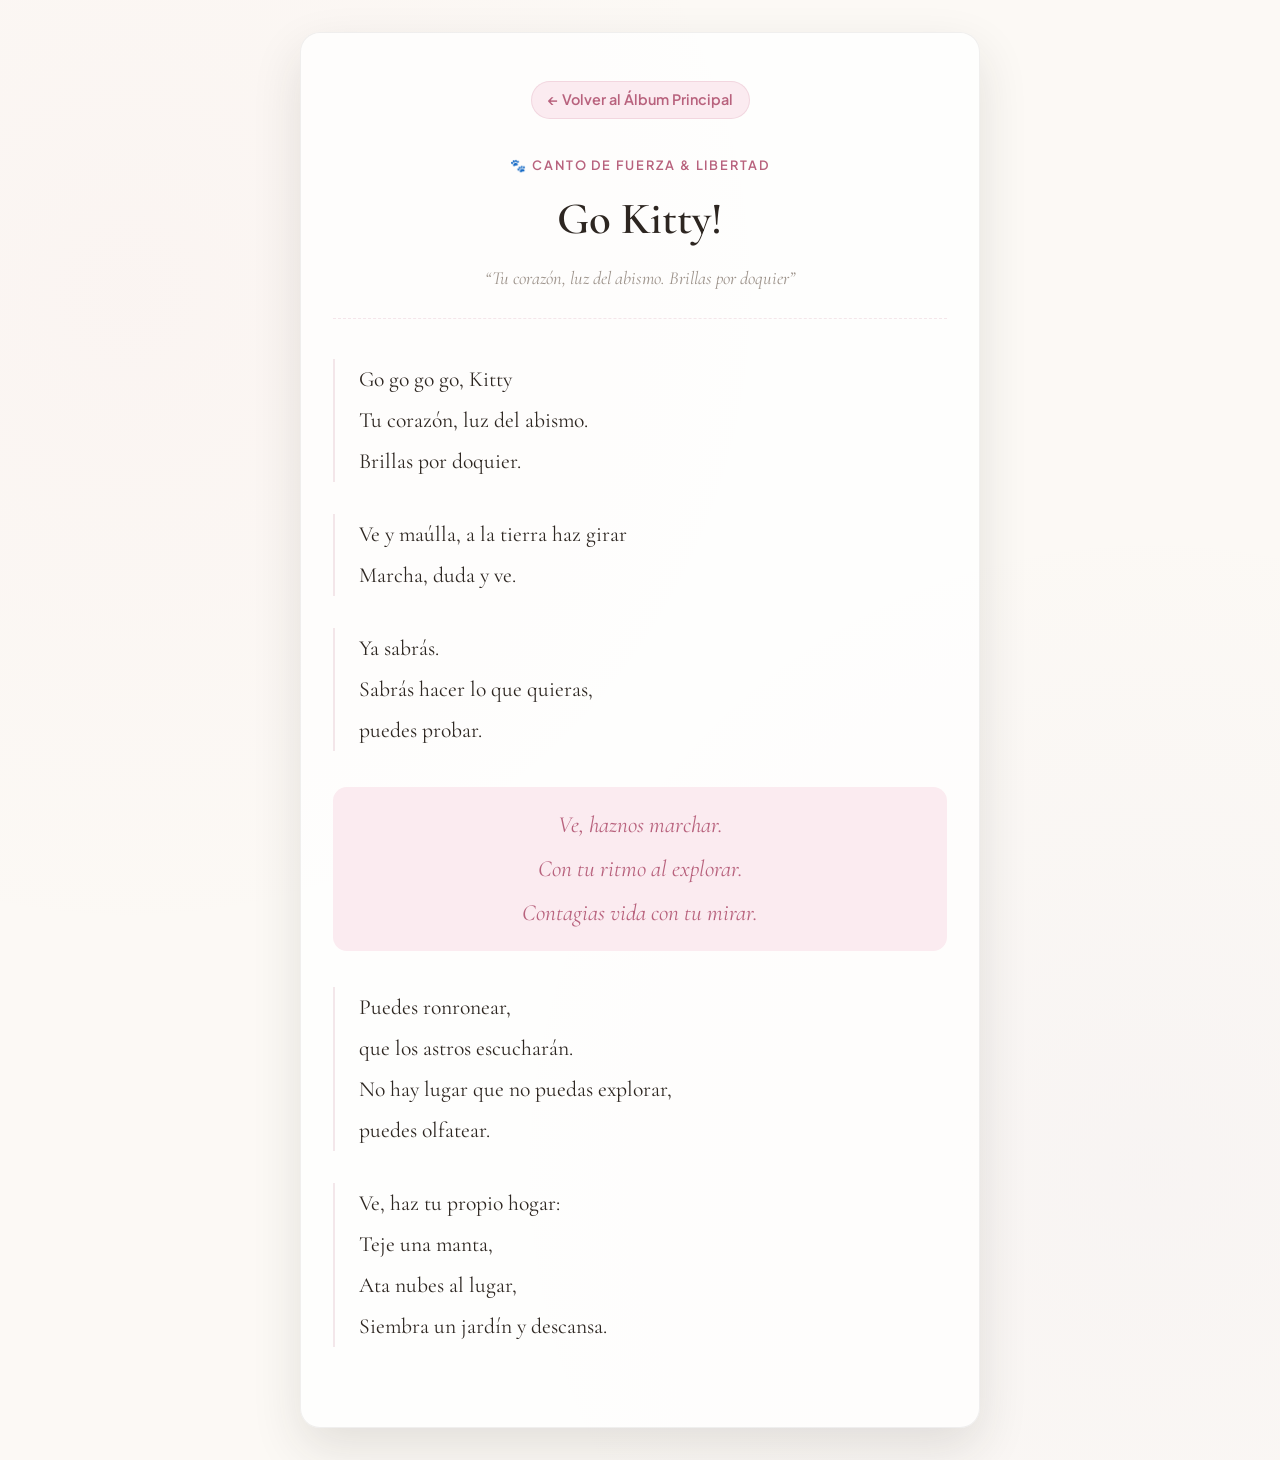
<file: programs/Mediaweb/Go_kitty.html>
<!DOCTYPE html>
<html lang="es">

<head>
  <meta charset="UTF-8">
  <meta name="viewport" content="width=device-width, initial-scale=1.0">
  <title>Go Kitty! • Mediaweb</title>
  <link rel="stylesheet" href="estilos.css">
  <style>
    body {
      display: flex;
      align-items: center;
      justify-content: center;
      min-height: 100vh;
      padding: 2rem 1rem;
    }
    .standalone-poem {
      max-width: 680px;
      width: 100%;
      background: var(--bg-card);
      border: 1px solid var(--border-soft);
      border-radius: var(--radius-lg);
      padding: 3rem 2rem;
      box-shadow: var(--shadow-lg);
      text-align: center;
    }
    .back-btn {
      display: inline-flex;
      align-items: center;
      gap: 0.5rem;
      text-decoration: none;
      color: var(--accent);
      font-weight: 600;
      font-size: 0.9rem;
      margin-bottom: 2rem;
      padding: 0.4rem 1rem;
      border-radius: var(--radius-full);
      background: var(--accent-light);
      border: 1px solid var(--border-color);
      transition: all var(--transition-fast);
    }
    .back-btn:hover {
      transform: translateY(-2px);
      box-shadow: var(--shadow-sm);
    }
  </style>
</head>

<body>

  <main class="standalone-poem">
    <a href="index.html" class="back-btn">← Volver al Álbum Principal</a>

    <header class="poem-header">
      <span class="poem-kicker">🐾 Canto de Fuerza & Libertad</span>
      <h1 class="poem-title">Go Kitty!</h1>
      <p class="poem-subtitle">“Tu corazón, luz del abismo. Brillas por doquier”</p>
    </header>

    <div class="poem-body" style="text-align: left;">
      <div class="poem-stanza">
        Go go go go, Kitty<br>
        Tu corazón, luz del abismo.<br>
        Brillas por doquier.
      </div>

      <div class="poem-stanza">
        Ve y maúlla, a la tierra haz girar<br>
        Marcha, duda y ve.
      </div>

      <div class="poem-stanza">
        Ya sabrás.<br>
        Sabrás hacer lo que quieras,<br>
        puedes probar.
      </div>

      <div class="poem-bridge">
        Ve, haznos marchar.<br>
        Con tu ritmo al explorar.<br>
        Contagias vida con tu mirar.
      </div>

      <div class="poem-stanza">
        Puedes ronronear,<br>
        que los astros escucharán.<br>
        No hay lugar que no puedas explorar,<br>
        puedes olfatear.
      </div>

      <div class="poem-stanza">
        Ve, haz tu propio hogar:<br>
        Teje una manta,<br>
        Ata nubes al lugar,<br>
        Siembra un jardín y descansa.
      </div>
    </div>
  </main>

</body>

</html>
</file>
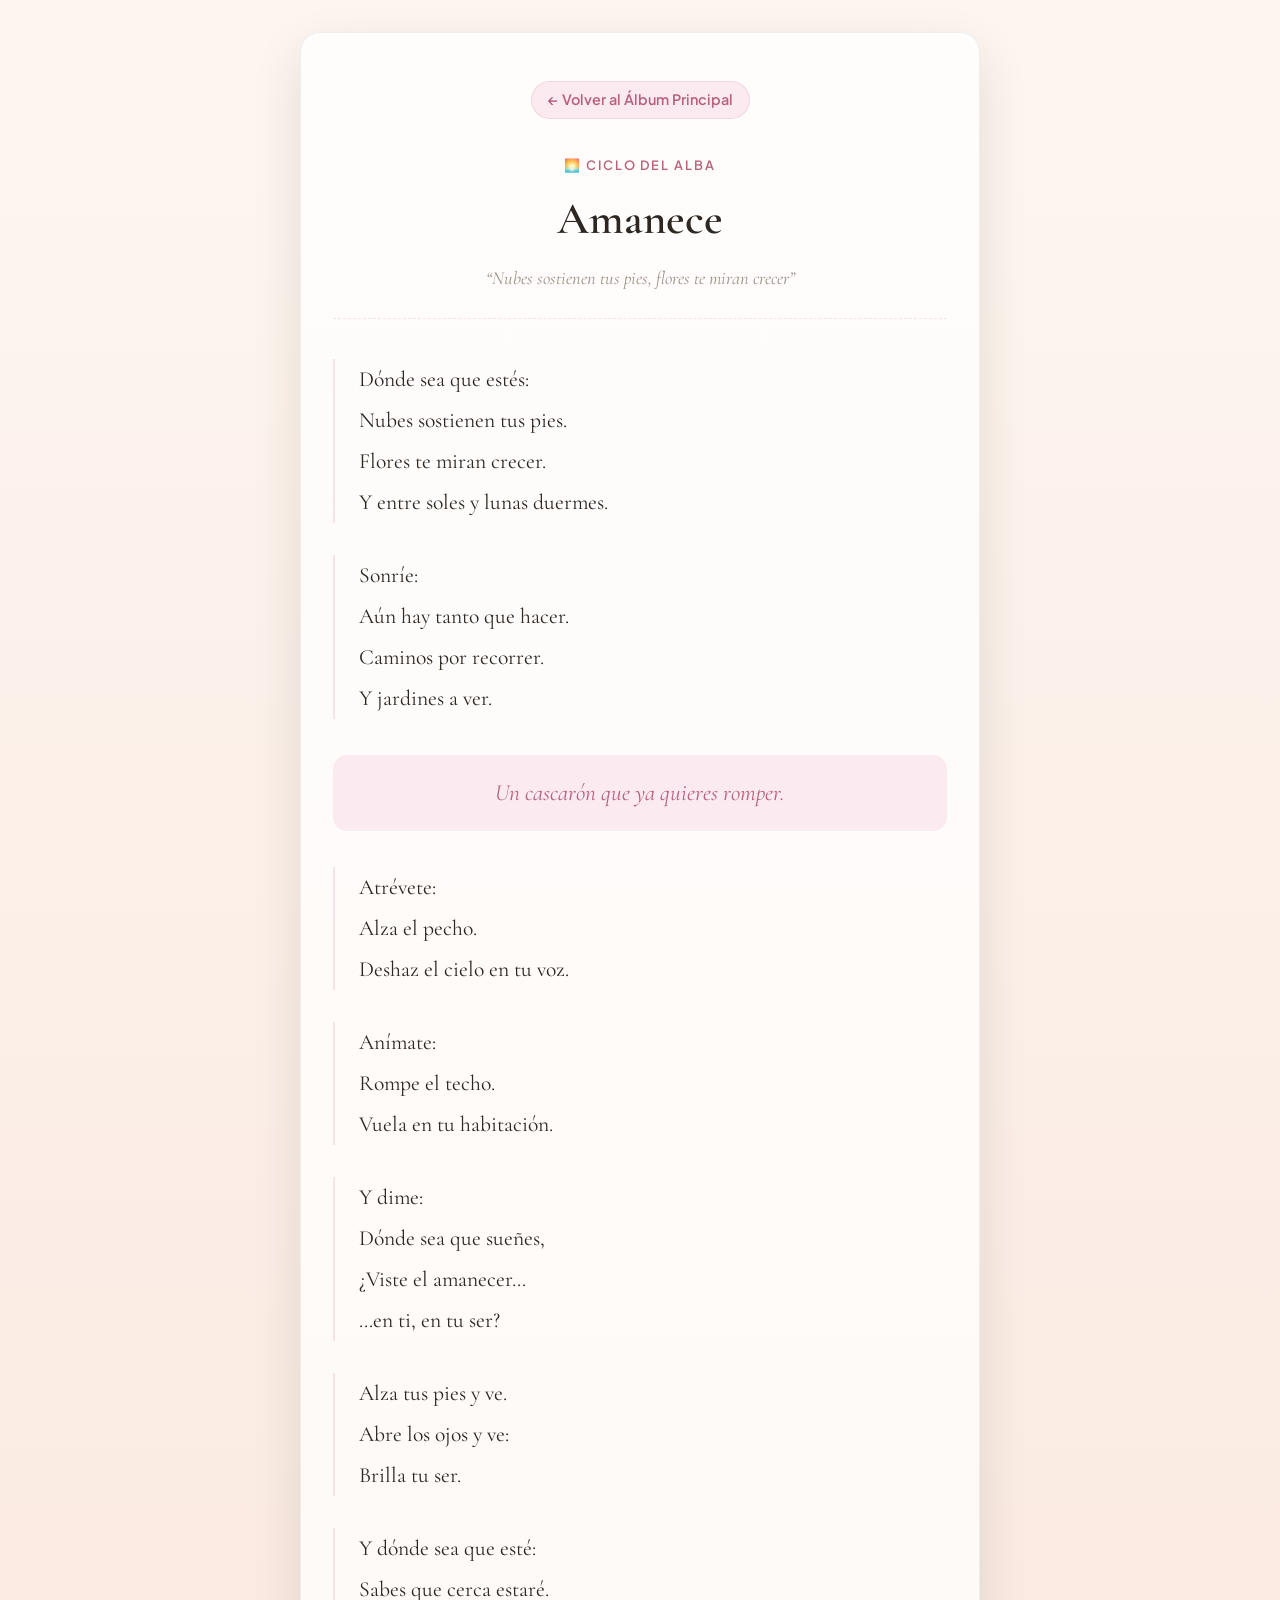
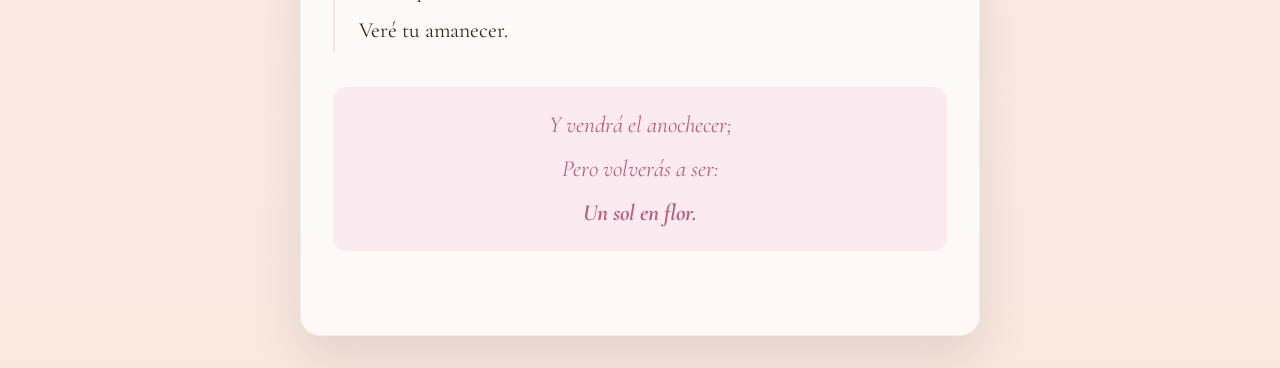
<file: programs/Mediaweb/duelo/amanece.html>
<!DOCTYPE html>
<html lang="es">

<head>
  <meta charset="UTF-8">
  <meta name="viewport" content="width=device-width, initial-scale=1.0">
  <title>Amanece • Mediaweb</title>
  <link rel="stylesheet" href="../estilos.css">
  <style>
    body {
      display: flex;
      align-items: center;
      justify-content: center;
      min-height: 100vh;
      padding: 2rem 1rem;
      background: linear-gradient(180deg, #fdf6f0 0%, #fae8df 100%);
    }
    .standalone-poem {
      max-width: 680px;
      width: 100%;
      background: var(--bg-card);
      border: 1px solid var(--border-soft);
      border-radius: var(--radius-lg);
      padding: 3rem 2rem;
      box-shadow: var(--shadow-lg);
      text-align: center;
    }
    .back-btn {
      display: inline-flex;
      align-items: center;
      gap: 0.5rem;
      text-decoration: none;
      color: var(--accent);
      font-weight: 600;
      font-size: 0.9rem;
      margin-bottom: 2rem;
      padding: 0.4rem 1rem;
      border-radius: var(--radius-full);
      background: var(--accent-light);
      border: 1px solid var(--border-color);
      transition: all var(--transition-fast);
    }
    .back-btn:hover {
      transform: translateY(-2px);
      box-shadow: var(--shadow-sm);
    }
  </style>
</head>

<body>

  <main class="standalone-poem">
    <a href="../index.html" class="back-btn">← Volver al Álbum Principal</a>

    <header class="poem-header">
      <span class="poem-kicker">🌅 Ciclo del Alba</span>
      <h1 class="poem-title">Amanece</h1>
      <p class="poem-subtitle">“Nubes sostienen tus pies, flores te miran crecer”</p>
    </header>

    <div class="poem-body" style="text-align: left;">
      <div class="poem-stanza">
        Dónde sea que estés:<br>
        Nubes sostienen tus pies.<br>
        Flores te miran crecer.<br>
        Y entre soles y lunas duermes.
      </div>

      <div class="poem-stanza">
        Sonríe:<br>
        Aún hay tanto que hacer.<br>
        Caminos por recorrer.<br>
        Y jardines a ver.
      </div>

      <div class="poem-bridge">
        Un cascarón que ya quieres romper.
      </div>

      <div class="poem-stanza">
        Atrévete:<br>
        Alza el pecho.<br>
        Deshaz el cielo en tu voz.
      </div>

      <div class="poem-stanza">
        Anímate:<br>
        Rompe el techo.<br>
        Vuela en tu habitación.
      </div>

      <div class="poem-stanza">
        Y dime:<br>
        Dónde sea que sueñes,<br>
        ¿Viste el amanecer...<br>
        ...en ti, en tu ser?
      </div>

      <div class="poem-stanza">
        Alza tus pies y ve.<br>
        Abre los ojos y ve:<br>
        Brilla tu ser.
      </div>

      <div class="poem-stanza">
        Y dónde sea que esté:<br>
        Sabes que cerca estaré.<br>
        Veré tu amanecer.
      </div>

      <div class="poem-bridge">
        Y vendrá el anochecer;<br>
        Pero volverás a ser:<br>
        <strong>Un sol en flor.</strong>
      </div>
    </div>
  </main>

</body>

</html>
</file>
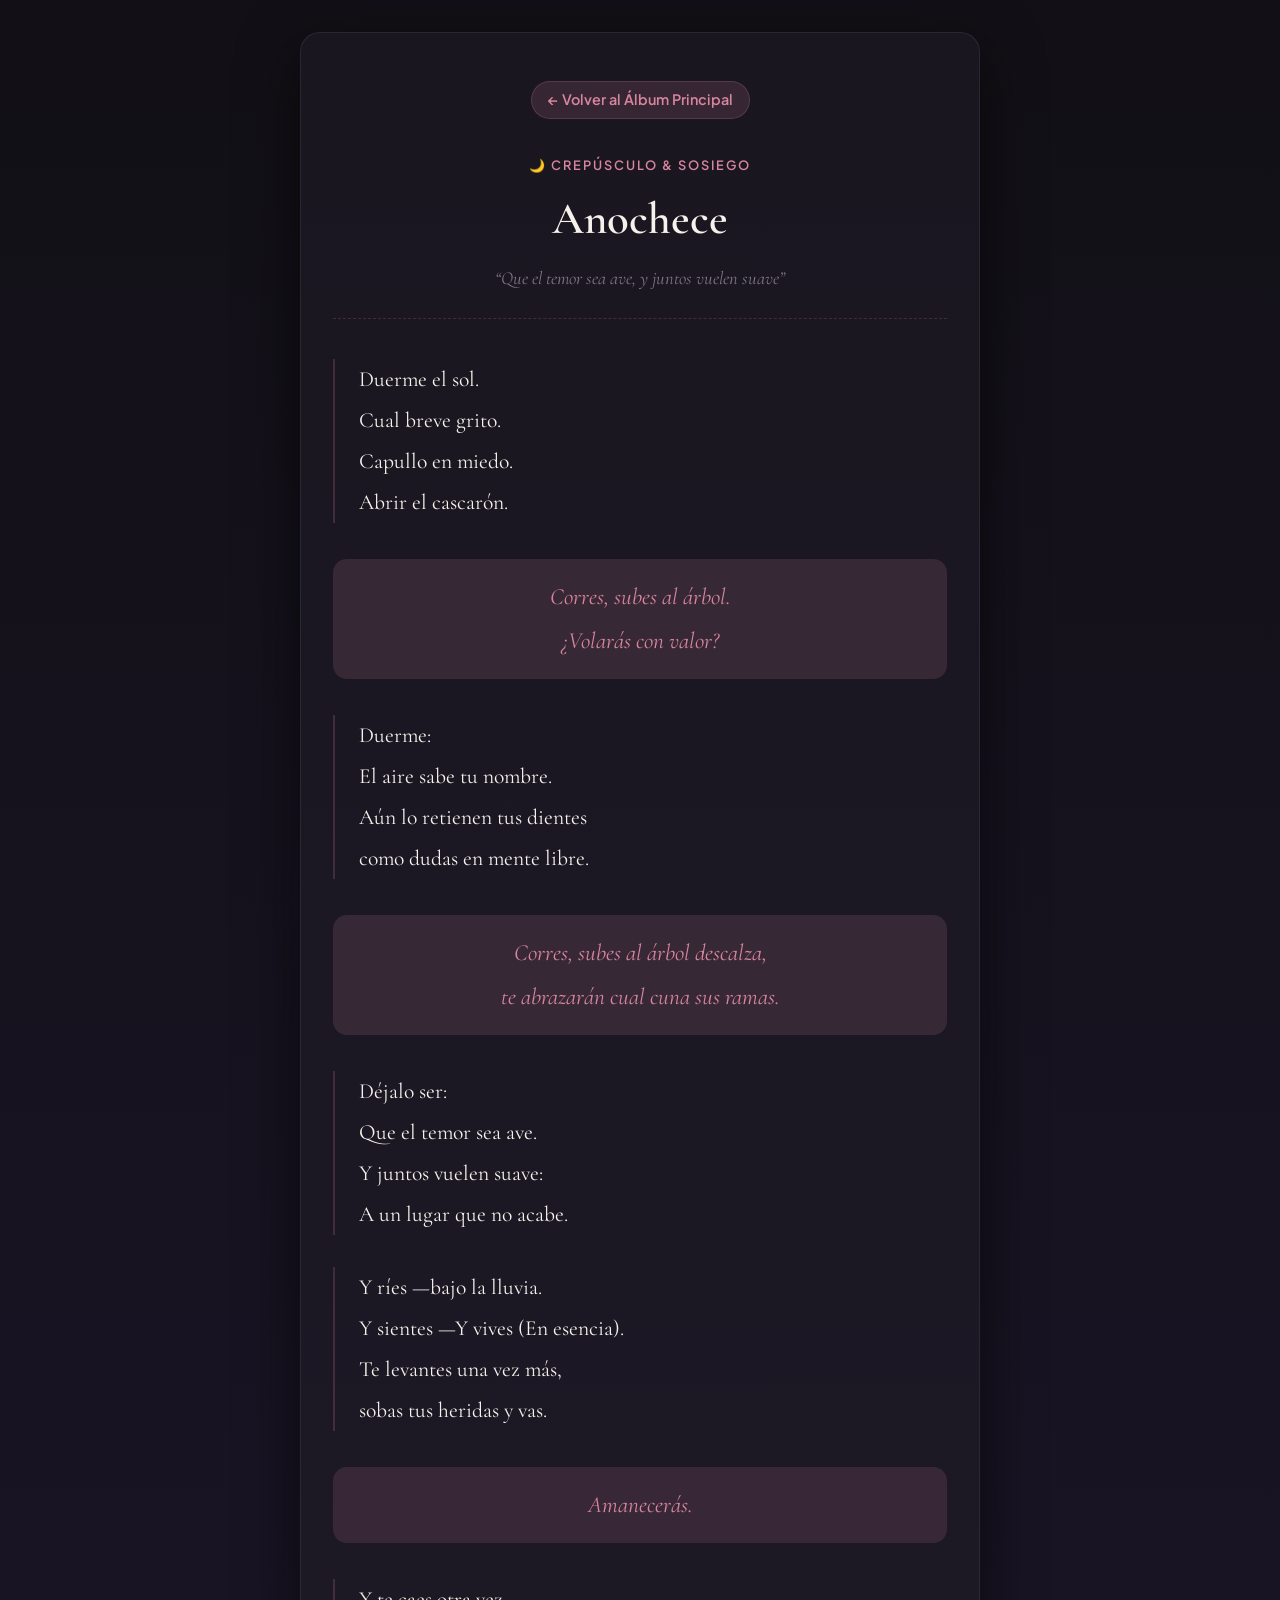
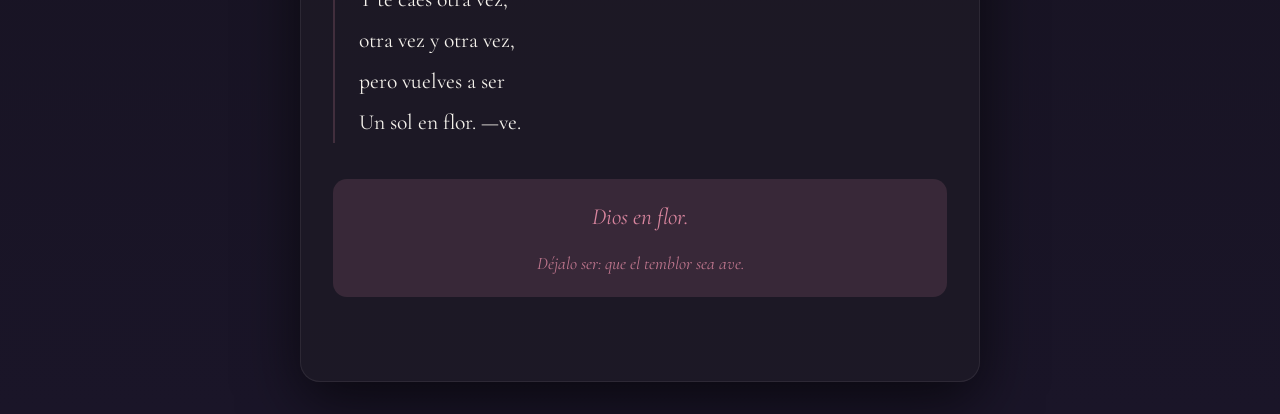
<file: programs/Mediaweb/duelo/anochece.html>
<!DOCTYPE html>
<html lang="es" data-theme="anochecer">

<head>
  <meta charset="UTF-8">
  <meta name="viewport" content="width=device-width, initial-scale=1.0">
  <title>Anochece • Mediaweb</title>
  <link rel="stylesheet" href="../estilos.css">
  <style>
    body {
      display: flex;
      align-items: center;
      justify-content: center;
      min-height: 100vh;
      padding: 2rem 1rem;
      background: linear-gradient(180deg, #121016 0%, #1a1528 100%);
    }
    .standalone-poem {
      max-width: 680px;
      width: 100%;
      background: var(--bg-card);
      border: 1px solid var(--border-soft);
      border-radius: var(--radius-lg);
      padding: 3rem 2rem;
      box-shadow: var(--shadow-lg);
      text-align: center;
    }
    .back-btn {
      display: inline-flex;
      align-items: center;
      gap: 0.5rem;
      text-decoration: none;
      color: var(--accent);
      font-weight: 600;
      font-size: 0.9rem;
      margin-bottom: 2rem;
      padding: 0.4rem 1rem;
      border-radius: var(--radius-full);
      background: var(--accent-light);
      border: 1px solid var(--border-color);
      transition: all var(--transition-fast);
    }
    .back-btn:hover {
      transform: translateY(-2px);
      box-shadow: var(--shadow-sm);
    }
  </style>
</head>

<body>

  <main class="standalone-poem">
    <a href="../index.html" class="back-btn">← Volver al Álbum Principal</a>

    <header class="poem-header">
      <span class="poem-kicker">🌙 Crepúsculo & Sosiego</span>
      <h1 class="poem-title">Anochece</h1>
      <p class="poem-subtitle">“Que el temor sea ave, y juntos vuelen suave”</p>
    </header>

    <div class="poem-body" style="text-align: left;">
      <div class="poem-stanza">
        Duerme el sol.<br>
        Cual breve grito.<br>
        Capullo en miedo.<br>
        Abrir el cascarón.
      </div>

      <div class="poem-bridge">
        Corres, subes al árbol.<br>
        ¿Volarás con valor?
      </div>

      <div class="poem-stanza">
        Duerme:<br>
        El aire sabe tu nombre.<br>
        Aún lo retienen tus dientes<br>
        como dudas en mente libre.
      </div>

      <div class="poem-bridge">
        Corres, subes al árbol descalza,<br>
        te abrazarán cual cuna sus ramas.
      </div>

      <div class="poem-stanza">
        Déjalo ser:<br>
        Que el temor sea ave.<br>
        Y juntos vuelen suave:<br>
        A un lugar que no acabe.
      </div>

      <div class="poem-stanza">
        Y ríes —bajo la lluvia.<br>
        Y sientes —Y vives (En esencia).<br>
        Te levantes una vez más,<br>
        sobas tus heridas y vas.
      </div>

      <div class="poem-bridge">
        Amanecerás.
      </div>

      <div class="poem-stanza">
        Y te caes otra vez,<br>
        otra vez y otra vez,<br>
        pero vuelves a ser<br>
        Un sol en flor. —ve.
      </div>

      <div class="poem-bridge">
        Dios en flor.<br>
        <small style="display:block; margin-top:0.5rem; font-size:1.1rem; opacity:0.85;">Déjalo ser: que el temblor sea ave.</small>
      </div>
    </div>
  </main>

</body>

</html>
</file>
<file: programs/Mediaweb/estilos.css>
@import url('https://fonts.googleapis.com/css2?family=Cormorant+Garamond:ital,wght@0,400;0,500;0,600;0,700;1,400;1,600&family=Plus+Jakarta+Sans:wght@300;400;500;600;700&family=Caveat:wght@400;500;600;700&display=swap');

:root {
  /* Paleta Base - Modo Amanecer (Luz Cálida y Suave) */
  --bg-primary: #fcf9f5;
  --bg-secondary: #f6f0ea;
  --bg-card: rgba(255, 255, 255, 0.75);
  --bg-card-hover: rgba(255, 255, 255, 0.95);
  --bg-header: rgba(252, 249, 245, 0.85);
  --bg-modal: rgba(20, 18, 24, 0.85);

  --text-primary: #2d2621;
  --text-secondary: #6e655f;
  --text-muted: #9c928a;
  
  --accent: #b8627d;
  --accent-light: #fbebf0;
  --accent-warm: #d97757;
  --accent-gold: #c59b27;
  --accent-soft: #8e7dbe;

  --border-color: rgba(184, 98, 125, 0.15);
  --border-soft: rgba(0, 0, 0, 0.06);

  --shadow-xs: 0 1px 3px rgba(45, 38, 33, 0.04);
  --shadow-sm: 0 4px 12px rgba(45, 38, 33, 0.06);
  --shadow-md: 0 10px 30px rgba(45, 38, 33, 0.08);
  --shadow-lg: 0 20px 50px rgba(45, 38, 33, 0.12);

  --font-serif: 'Cormorant Garamond', Georgia, serif;
  --font-sans: 'Plus Jakarta Sans', -apple-system, BlinkMacSystemFont, 'Segoe UI', Roboto, sans-serif;
  --font-hand: 'Caveat', cursive;

  --radius-sm: 8px;
  --radius-md: 14px;
  --radius-lg: 20px;
  --radius-full: 9999px;

  --transition-fast: 0.2s cubic-bezier(0.16, 1, 0.3, 1);
  --transition-normal: 0.35s cubic-bezier(0.16, 1, 0.3, 1);
}

/* Modo Anochecer (Crepúsculo Profundo) */
[data-theme="anochecer"] {
  --bg-primary: #121016;
  --bg-secondary: #1a1722;
  --bg-card: rgba(30, 26, 38, 0.7);
  --bg-card-hover: rgba(40, 35, 52, 0.9);
  --bg-header: rgba(18, 16, 22, 0.85);
  --bg-modal: rgba(8, 7, 12, 0.92);

  --text-primary: #f5f2ec;
  --text-secondary: #b5aeb8;
  --text-muted: #7e7682;

  --accent: #d8859e;
  --accent-light: rgba(216, 133, 158, 0.15);
  --accent-warm: #e09477;
  --accent-gold: #dfb342;
  --accent-soft: #a899d6;

  --border-color: rgba(216, 133, 158, 0.2);
  --border-soft: rgba(255, 255, 255, 0.07);

  --shadow-xs: 0 1px 3px rgba(0, 0, 0, 0.3);
  --shadow-sm: 0 4px 14px rgba(0, 0, 0, 0.35);
  --shadow-md: 0 10px 32px rgba(0, 0, 0, 0.45);
  --shadow-lg: 0 20px 60px rgba(0, 0, 0, 0.6);
}

/* Reset y base */
*, *::before, *::after {
  box-sizing: border-box;
  margin: 0;
  padding: 0;
}

html {
  scroll-behavior: smooth;
  font-size: 16px;
}

body {
  font-family: var(--font-sans);
  background-color: var(--bg-primary);
  color: var(--text-primary);
  line-height: 1.6;
  min-height: 100vh;
  display: flex;
  flex-direction: column;
  transition: background-color var(--transition-normal), color var(--transition-normal);
  background-image: 
    radial-gradient(circle at 10% 20%, rgba(216, 133, 158, 0.04) 0%, transparent 40%),
    radial-gradient(circle at 90% 80%, rgba(142, 125, 190, 0.04) 0%, transparent 40%);
  overflow-x: hidden;
}

/* HEADER & NAVEGACIÓN SUPERIOR */
.site-header {
  position: sticky;
  top: 0;
  z-index: 100;
  background-color: var(--bg-header);
  backdrop-filter: blur(14px);
  -webkit-backdrop-filter: blur(14px);
  border-bottom: 1px solid var(--border-soft);
  transition: all var(--transition-normal);
}

.header-container {
  max-width: 1240px;
  margin: 0 auto;
  padding: 0.9rem 1.5rem;
  display: flex;
  align-items: center;
  justify-content: space-between;
  gap: 1rem;
}

.brand {
  display: flex;
  align-items: center;
  gap: 0.75rem;
  text-decoration: none;
  color: inherit;
  cursor: pointer;
}

.brand-icon {
  width: 40px;
  height: 40px;
  background: linear-gradient(135deg, var(--accent), var(--accent-soft));
  color: #fff;
  border-radius: var(--radius-md);
  display: flex;
  align-items: center;
  justify-content: center;
  font-size: 1.25rem;
  box-shadow: var(--shadow-sm);
  transition: transform var(--transition-fast);
}

.brand:hover .brand-icon {
  transform: rotate(6deg) scale(1.05);
}

.brand-info {
  display: flex;
  flex-direction: column;
}

.brand-title {
  font-family: var(--font-serif);
  font-size: 1.35rem;
  font-weight: 700;
  letter-spacing: 0.04em;
  color: var(--text-primary);
  line-height: 1.1;
}

.brand-subtitle {
  font-size: 0.75rem;
  color: var(--text-muted);
  letter-spacing: 0.05em;
  text-transform: uppercase;
}

/* Barra de Navegación */
.nav-menu {
  display: flex;
  align-items: center;
  list-style: none;
  gap: 0.4rem;
  background: var(--bg-secondary);
  padding: 0.3rem 0.4rem;
  border-radius: var(--radius-full);
  border: 1px solid var(--border-soft);
}

.nav-link {
  display: inline-flex;
  align-items: center;
  gap: 0.45rem;
  padding: 0.5rem 1rem;
  border-radius: var(--radius-full);
  border: none;
  background: transparent;
  color: var(--text-secondary);
  font-family: var(--font-sans);
  font-size: 0.88rem;
  font-weight: 500;
  cursor: pointer;
  transition: all var(--transition-fast);
  text-decoration: none;
  white-space: nowrap;
}

.nav-link:hover {
  color: var(--text-primary);
  background: rgba(255, 255, 255, 0.4);
}

.nav-link.active {
  background: var(--bg-primary);
  color: var(--accent);
  font-weight: 600;
  box-shadow: var(--shadow-xs);
}

/* Acciones en Header */
.header-actions {
  display: flex;
  align-items: center;
  gap: 0.6rem;
}

.action-btn {
  background: var(--bg-secondary);
  color: var(--text-secondary);
  border: 1px solid var(--border-soft);
  width: 40px;
  height: 40px;
  border-radius: var(--radius-full);
  display: inline-flex;
  align-items: center;
  justify-content: center;
  font-size: 1.05rem;
  cursor: pointer;
  transition: all var(--transition-fast);
}

.action-btn:hover {
  color: var(--accent);
  border-color: var(--border-color);
  transform: translateY(-2px);
  box-shadow: var(--shadow-sm);
}

.menu-toggle {
  display: none;
}

/* CONTENEDOR PRINCIPAL */
.main-wrapper {
  max-width: 1240px;
  margin: 0 auto;
  padding: 2rem 1.5rem 5rem;
  flex: 1;
  width: 100%;
}

/* HERO SECTION */
.hero-section {
  text-align: center;
  padding: 3.5rem 1rem 3rem;
  position: relative;
  max-width: 820px;
  margin: 0 auto 3rem;
}

.hero-badge {
  display: inline-flex;
  align-items: center;
  gap: 0.5rem;
  background: var(--accent-light);
  color: var(--accent);
  font-size: 0.8rem;
  font-weight: 600;
  text-transform: uppercase;
  letter-spacing: 0.1em;
  padding: 0.35rem 1rem;
  border-radius: var(--radius-full);
  margin-bottom: 1.25rem;
  border: 1px solid var(--border-color);
}

.hero-title {
  font-family: var(--font-serif);
  font-size: clamp(2.4rem, 5vw, 3.8rem);
  font-weight: 600;
  line-height: 1.15;
  margin-bottom: 1.25rem;
  letter-spacing: -0.01em;
}

.hero-title span {
  font-style: italic;
  color: var(--accent);
}

.hero-description {
  font-size: 1.15rem;
  color: var(--text-secondary);
  max-width: 650px;
  margin: 0 auto 2rem;
  font-weight: 300;
  line-height: 1.8;
}

.hero-quote {
  font-family: var(--font-hand);
  font-size: 1.6rem;
  color: var(--accent);
  background: var(--bg-card);
  padding: 1.25rem 2rem;
  border-radius: var(--radius-lg);
  border: 1px dashed var(--border-color);
  display: inline-block;
  box-shadow: var(--shadow-sm);
  margin-bottom: 2rem;
  line-height: 1.4;
}

.hero-shortcuts {
  display: flex;
  flex-wrap: wrap;
  justify-content: center;
  gap: 0.75rem;
}

.shortcut-pill {
  display: inline-flex;
  align-items: center;
  gap: 0.5rem;
  padding: 0.6rem 1.25rem;
  border-radius: var(--radius-full);
  background: var(--bg-card);
  border: 1px solid var(--border-soft);
  color: var(--text-primary);
  font-size: 0.9rem;
  font-weight: 500;
  cursor: pointer;
  transition: all var(--transition-fast);
  box-shadow: var(--shadow-xs);
}

.shortcut-pill:hover {
  background: var(--accent);
  color: #fff;
  border-color: var(--accent);
  transform: translateY(-2px);
  box-shadow: var(--shadow-sm);
}

/* SECCIONES Y PESTAÑAS */
.view-section {
  display: none;
  animation: fadeIn 0.4s ease forwards;
}

.view-section.active {
  display: block;
}

@keyframes fadeIn {
  from { opacity: 0; transform: translateY(12px); }
  to { opacity: 1; transform: translateY(0); }
}

.section-header {
  display: flex;
  flex-wrap: wrap;
  align-items: flex-end;
  justify-content: space-between;
  gap: 1.5rem;
  margin-bottom: 2rem;
  padding-bottom: 1rem;
  border-bottom: 1px solid var(--border-soft);
}

.section-heading-group {
  max-width: 600px;
}

.section-kicker {
  font-size: 0.8rem;
  font-weight: 600;
  letter-spacing: 0.12em;
  text-transform: uppercase;
  color: var(--accent);
  display: block;
  margin-bottom: 0.35rem;
}

.section-title {
  font-family: var(--font-serif);
  font-size: clamp(1.8rem, 3.5vw, 2.4rem);
  font-weight: 600;
  line-height: 1.2;
}

.section-subtitle {
  font-size: 0.95rem;
  color: var(--text-muted);
  margin-top: 0.4rem;
}

/* FILTROS DE GALERÍA */
.filter-bar {
  display: flex;
  align-items: center;
  gap: 0.5rem;
  flex-wrap: wrap;
}

.filter-btn {
  padding: 0.45rem 1rem;
  border-radius: var(--radius-full);
  border: 1px solid var(--border-soft);
  background: var(--bg-card);
  color: var(--text-secondary);
  font-size: 0.85rem;
  font-weight: 500;
  cursor: pointer;
  transition: all var(--transition-fast);
}

.filter-btn:hover {
  border-color: var(--border-color);
  color: var(--text-primary);
}

.filter-btn.active {
  background: var(--accent);
  color: #fff;
  border-color: var(--accent);
  font-weight: 600;
}

/* GRID DE GALERÍA (MOMENTOS Y GLITCH) */
.gallery-grid {
  display: grid;
  grid-template-columns: repeat(auto-fill, minmax(260px, 1fr));
  gap: 1.5rem;
  list-style: none;
}

.gallery-card {
  position: relative;
  aspect-ratio: 3 / 4;
  overflow: hidden;
  border-radius: var(--radius-lg);
  border: 1px solid var(--border-soft);
  background-color: var(--bg-card);
  box-shadow: var(--shadow-sm);
  cursor: pointer;
  transition: all var(--transition-normal);
  display: flex;
  flex-direction: column;
  justify-content: flex-end;
}

.gallery-card:hover {
  transform: translateY(-6px);
  box-shadow: var(--shadow-lg);
  border-color: var(--border-color);
}

/* Efecto de fondo difuminado dinámico */
.gallery-card::before {
  content: '';
  position: absolute;
  inset: -20px;
  background-image: var(--imagen-url);
  background-size: cover;
  background-position: center;
  filter: blur(16px) brightness(0.9);
  opacity: 0.7;
  transform: scale(1.1);
  transition: transform var(--transition-normal), opacity var(--transition-normal);
  z-index: 1;
}

.gallery-card:hover::before {
  transform: scale(1.2);
  opacity: 0.85;
}

/* Imagen real */
.gallery-img-wrapper {
  position: absolute;
  inset: 0;
  z-index: 2;
  display: flex;
  align-items: center;
  justify-content: center;
  padding: 0.75rem;
}

.gallery-card img {
  width: 100%;
  height: 100%;
  object-fit: contain;
  border-radius: var(--radius-md);
  transition: transform var(--transition-normal);
  filter: drop-shadow(0 4px 10px rgba(0, 0, 0, 0.15));
}

.gallery-card:hover img {
  transform: scale(1.03);
}

/* Overlay con info y título */
.card-overlay {
  position: relative;
  z-index: 3;
  padding: 1.25rem 1rem 0.85rem;
  background: linear-gradient(to top, rgba(15, 12, 18, 0.85) 0%, rgba(15, 12, 18, 0.4) 60%, transparent 100%);
  color: #fff;
  border-radius: 0 0 var(--radius-lg) var(--radius-lg);
  display: flex;
  flex-direction: column;
  gap: 0.25rem;
  backdrop-filter: blur(4px);
}

.card-title {
  font-family: var(--font-serif);
  font-size: 1.15rem;
  font-weight: 600;
  letter-spacing: 0.02em;
  white-space: nowrap;
  overflow: hidden;
  text-overflow: ellipsis;
  color: #fff;
}

.card-meta {
  display: flex;
  justify-content: space-between;
  align-items: center;
  font-size: 0.75rem;
  color: rgba(255, 255, 255, 0.75);
}

.card-badge {
  font-size: 0.68rem;
  padding: 0.15rem 0.5rem;
  border-radius: var(--radius-full);
  background: rgba(255, 255, 255, 0.2);
  backdrop-filter: blur(4px);
}

/* SECCIÓN LECTURAS (POEMAS & VERSOS) */
.poetry-container {
  display: grid;
  grid-template-columns: 280px 1fr;
  gap: 2rem;
  align-items: flex-start;
}

.poetry-sidebar {
  background: var(--bg-card);
  border: 1px solid var(--border-soft);
  border-radius: var(--radius-lg);
  padding: 1.25rem;
  position: sticky;
  top: 90px;
  box-shadow: var(--shadow-sm);
}

.poetry-nav-title {
  font-size: 0.8rem;
  font-weight: 600;
  text-transform: uppercase;
  letter-spacing: 0.1em;
  color: var(--text-muted);
  margin-bottom: 0.85rem;
  padding-left: 0.5rem;
}

.poetry-nav-list {
  list-style: none;
  display: flex;
  flex-direction: column;
  gap: 0.4rem;
}

.poetry-btn {
  display: flex;
  align-items: center;
  gap: 0.75rem;
  width: 100%;
  padding: 0.75rem 1rem;
  border-radius: var(--radius-md);
  border: none;
  background: transparent;
  color: var(--text-secondary);
  font-family: var(--font-sans);
  font-size: 0.95rem;
  font-weight: 500;
  cursor: pointer;
  text-align: left;
  transition: all var(--transition-fast);
}

.poetry-btn:hover {
  background: var(--bg-secondary);
  color: var(--text-primary);
}

.poetry-btn.active {
  background: var(--accent-light);
  color: var(--accent);
  font-weight: 600;
}

.poetry-display {
  background: var(--bg-card);
  border: 1px solid var(--border-soft);
  border-radius: var(--radius-lg);
  padding: 3rem 2.5rem;
  box-shadow: var(--shadow-md);
  position: relative;
  min-height: 480px;
}

.poem-article {
  display: none;
  max-width: 680px;
  margin: 0 auto;
  animation: fadeIn 0.4s ease forwards;
}

.poem-article.active {
  display: block;
}

.poem-header {
  text-align: center;
  margin-bottom: 2.5rem;
  padding-bottom: 1.5rem;
  border-bottom: 1px dashed var(--border-color);
}

.poem-kicker {
  font-size: 0.8rem;
  letter-spacing: 0.15em;
  text-transform: uppercase;
  color: var(--accent);
  font-weight: 600;
}

.poem-title {
  font-family: var(--font-serif);
  font-size: clamp(2rem, 4vw, 2.8rem);
  font-weight: 600;
  margin: 0.5rem 0;
  color: var(--text-primary);
}

.poem-subtitle {
  font-style: italic;
  color: var(--text-muted);
  font-family: var(--font-serif);
  font-size: 1.15rem;
}

.poem-body {
  font-family: var(--font-serif);
  font-size: 1.35rem;
  line-height: 1.9;
  color: var(--text-primary);
}

.poem-stanza {
  margin-bottom: 2rem;
  padding-left: 1.5rem;
  border-left: 2px solid var(--border-color);
}

.poem-bridge {
  font-style: italic;
  margin: 2.25rem 0;
  text-align: center;
  color: var(--accent);
  font-size: 1.45rem;
  padding: 1rem;
  background: var(--accent-light);
  border-radius: var(--radius-md);
}

/* Tarjeta Carta / Dedicatoria */
.letter-card {
  background: var(--bg-card);
  border: 1px solid var(--border-color);
  border-radius: var(--radius-lg);
  padding: 3rem;
  max-width: 780px;
  margin: 0 auto;
  box-shadow: var(--shadow-lg);
  position: relative;
}

.letter-card::before {
  content: '💌';
  font-size: 2.5rem;
  display: block;
  text-align: center;
  margin-bottom: 1rem;
}

.letter-content {
  font-family: var(--font-serif);
  font-size: 1.35rem;
  line-height: 2;
  color: var(--text-primary);
}

.letter-content p {
  margin-bottom: 1.5rem;
}

.letter-highlight {
  font-family: var(--font-hand);
  font-size: 1.85rem;
  line-height: 1.5;
  color: var(--accent);
  padding: 1.5rem;
  border-radius: var(--radius-md);
  background: var(--accent-light);
  border-left: 4px solid var(--accent);
  margin: 2rem 0;
}

.letter-signature {
  text-align: right;
  font-family: var(--font-hand);
  font-size: 1.8rem;
  color: var(--accent);
  margin-top: 2rem;
}

/* SECCIÓN MÚSICA & AMBIENTE SONORO */
.soundscape-container {
  display: grid;
  grid-template-columns: repeat(auto-fit, minmax(320px, 1fr));
  gap: 2rem;
  max-width: 950px;
  margin: 0 auto;
}

.sound-card {
  background: var(--bg-card);
  border: 1px solid var(--border-soft);
  border-radius: var(--radius-lg);
  padding: 2rem;
  box-shadow: var(--shadow-md);
  display: flex;
  flex-direction: column;
  gap: 1.5rem;
  transition: all var(--transition-normal);
}

.sound-card:hover {
  border-color: var(--border-color);
  box-shadow: var(--shadow-lg);
}

.sound-header {
  display: flex;
  align-items: center;
  gap: 1rem;
}

.sound-icon {
  width: 50px;
  height: 50px;
  border-radius: var(--radius-md);
  background: var(--accent-light);
  color: var(--accent);
  display: flex;
  align-items: center;
  justify-content: center;
  font-size: 1.6rem;
}

.sound-info h3 {
  font-family: var(--font-serif);
  font-size: 1.35rem;
  margin-bottom: 0.2rem;
}

.sound-info p {
  font-size: 0.85rem;
  color: var(--text-muted);
}

/* Controles de ambiente */
.sound-presets {
  display: grid;
  grid-template-columns: repeat(2, 1fr);
  gap: 0.75rem;
}

.preset-btn {
  padding: 0.75rem 1rem;
  border-radius: var(--radius-md);
  border: 1px solid var(--border-soft);
  background: var(--bg-secondary);
  color: var(--text-primary);
  font-family: var(--font-sans);
  font-size: 0.9rem;
  font-weight: 500;
  display: flex;
  align-items: center;
  gap: 0.5rem;
  cursor: pointer;
  transition: all var(--transition-fast);
}

.preset-btn:hover {
  background: var(--bg-card-hover);
  border-color: var(--border-color);
}

.preset-btn.active {
  background: var(--accent);
  color: #fff;
  border-color: var(--accent);
}

.sound-controls {
  display: flex;
  align-items: center;
  gap: 1rem;
  background: var(--bg-secondary);
  padding: 1rem 1.25rem;
  border-radius: var(--radius-md);
}

.play-main-btn {
  width: 48px;
  height: 48px;
  border-radius: var(--radius-full);
  border: none;
  background: var(--accent);
  color: #fff;
  font-size: 1.2rem;
  display: flex;
  align-items: center;
  justify-content: center;
  cursor: pointer;
  box-shadow: var(--shadow-sm);
  transition: all var(--transition-fast);
}

.play-main-btn:hover {
  transform: scale(1.08);
}

.volume-slider-group {
  flex: 1;
  display: flex;
  align-items: center;
  gap: 0.75rem;
}

.volume-slider {
  flex: 1;
  accent-color: var(--accent);
  cursor: pointer;
}

/* Animación de Ondas / Visualizador */
.visualizer-bars {
  display: flex;
  align-items: center;
  justify-content: center;
  gap: 5px;
  height: 40px;
}

.v-bar {
  width: 5px;
  height: 8px;
  background: var(--accent);
  border-radius: 4px;
  transition: height 0.15s ease;
}

.visualizer-bars.playing .v-bar:nth-child(1) { animation: soundWave 1.1s infinite ease-in-out; }
.visualizer-bars.playing .v-bar:nth-child(2) { animation: soundWave 0.8s infinite ease-in-out 0.2s; }
.visualizer-bars.playing .v-bar:nth-child(3) { animation: soundWave 1.3s infinite ease-in-out 0.1s; }
.visualizer-bars.playing .v-bar:nth-child(4) { animation: soundWave 0.9s infinite ease-in-out 0.3s; }
.visualizer-bars.playing .v-bar:nth-child(5) { animation: soundWave 1.2s infinite ease-in-out 0.4s; }

@keyframes soundWave {
  0%, 100% { height: 8px; }
  50% { height: 36px; }
}

/* Cargador de MP3 local */
.file-upload-box {
  border: 2px dashed var(--border-color);
  padding: 1.5rem;
  border-radius: var(--radius-md);
  text-align: center;
  background: var(--bg-secondary);
  cursor: pointer;
  transition: all var(--transition-fast);
}

.file-upload-box:hover {
  background: var(--accent-light);
  border-color: var(--accent);
}

.file-upload-box input[type="file"] {
  display: none;
}

/* LIGHTBOX MODAL (VISOR A PANTALLA COMPLETA) */
.lightbox-modal {
  position: fixed;
  inset: 0;
  z-index: 1000;
  background: var(--bg-modal);
  backdrop-filter: blur(20px);
  -webkit-backdrop-filter: blur(20px);
  display: none;
  align-items: center;
  justify-content: center;
  padding: 1.5rem;
  animation: fadeIn 0.25s ease forwards;
}

.lightbox-modal.active {
  display: flex;
}

.lightbox-container {
  position: relative;
  max-width: 90vw;
  max-height: 90vh;
  display: flex;
  flex-direction: column;
  align-items: center;
}

.lightbox-image {
  max-width: 85vw;
  max-height: 75vh;
  object-fit: contain;
  border-radius: var(--radius-md);
  box-shadow: 0 25px 60px rgba(0, 0, 0, 0.7);
  transition: transform 0.25s ease;
}

.lightbox-caption {
  margin-top: 1.25rem;
  text-align: center;
  color: #fff;
  display: flex;
  flex-direction: column;
  gap: 0.3rem;
}

.lightbox-title {
  font-family: var(--font-serif);
  font-size: 1.35rem;
  font-weight: 600;
  letter-spacing: 0.03em;
}

.lightbox-counter {
  font-size: 0.8rem;
  color: rgba(255, 255, 255, 0.65);
}

.lightbox-close {
  position: absolute;
  top: -45px;
  right: 0;
  background: rgba(255, 255, 255, 0.15);
  color: #fff;
  border: none;
  width: 40px;
  height: 40px;
  border-radius: var(--radius-full);
  display: flex;
  align-items: center;
  justify-content: center;
  font-size: 1.3rem;
  cursor: pointer;
  transition: all var(--transition-fast);
}

.lightbox-close:hover {
  background: rgba(255, 255, 255, 0.3);
  transform: rotate(90deg);
}

.lightbox-nav {
  position: absolute;
  top: 50%;
  transform: translateY(-50%);
  background: rgba(255, 255, 255, 0.15);
  color: #fff;
  border: none;
  width: 48px;
  height: 48px;
  border-radius: var(--radius-full);
  display: flex;
  align-items: center;
  justify-content: center;
  font-size: 1.4rem;
  cursor: pointer;
  transition: all var(--transition-fast);
  backdrop-filter: blur(8px);
}

.lightbox-nav:hover {
  background: var(--accent);
  transform: translateY(-50%) scale(1.1);
}

.lightbox-prev { left: -65px; }
.lightbox-next { right: -65px; }

/* FOOTER */
.site-footer {
  border-top: 1px solid var(--border-soft);
  background: var(--bg-secondary);
  padding: 3rem 1.5rem;
  margin-top: auto;
}

.footer-content {
  max-width: 1240px;
  margin: 0 auto;
  display: flex;
  flex-wrap: wrap;
  align-items: center;
  justify-content: space-between;
  gap: 1.5rem;
}

.footer-quote {
  font-family: var(--font-serif);
  font-style: italic;
  font-size: 1.1rem;
  color: var(--text-secondary);
}

.footer-copy {
  font-size: 0.85rem;
  color: var(--text-muted);
}

/* RESPONSIVE DESIGN */
@media (max-width: 992px) {
  .poetry-container {
    grid-template-columns: 1fr;
  }

  .poetry-sidebar {
    position: static;
  }

  .poetry-nav-list {
    flex-direction: row;
    overflow-x: auto;
    padding-bottom: 0.5rem;
  }

  .poetry-btn {
    white-space: nowrap;
  }
}

@media (max-width: 768px) {
  .header-container {
    padding: 0.75rem 1rem;
  }

  .menu-toggle {
    display: inline-flex;
  }

  .nav-menu {
    position: fixed;
    top: 65px;
    left: 0;
    right: 0;
    background: var(--bg-header);
    backdrop-filter: blur(20px);
    -webkit-backdrop-filter: blur(20px);
    flex-direction: column;
    padding: 1.5rem;
    border-radius: 0 0 var(--radius-lg) var(--radius-lg);
    box-shadow: var(--shadow-lg);
    transform: translateY(-150%);
    opacity: 0;
    pointer-events: none;
    transition: all var(--transition-normal);
    z-index: 99;
  }

  .nav-menu.open {
    transform: translateY(0);
    opacity: 1;
    pointer-events: auto;
  }

  .nav-link {
    width: 100%;
    justify-content: flex-start;
    padding: 0.75rem 1rem;
  }

  .hero-section {
    padding: 2rem 0.5rem;
  }

  .gallery-grid {
    grid-template-columns: repeat(auto-fill, minmax(180px, 1fr));
    gap: 1rem;
  }

  .poetry-display {
    padding: 1.75rem 1.25rem;
  }

  .letter-card {
    padding: 1.75rem 1.25rem;
  }

  .lightbox-prev { left: 5px; }
  .lightbox-next { right: 5px; }
  .lightbox-close { top: -35px; right: 5px; }
}
</file>
